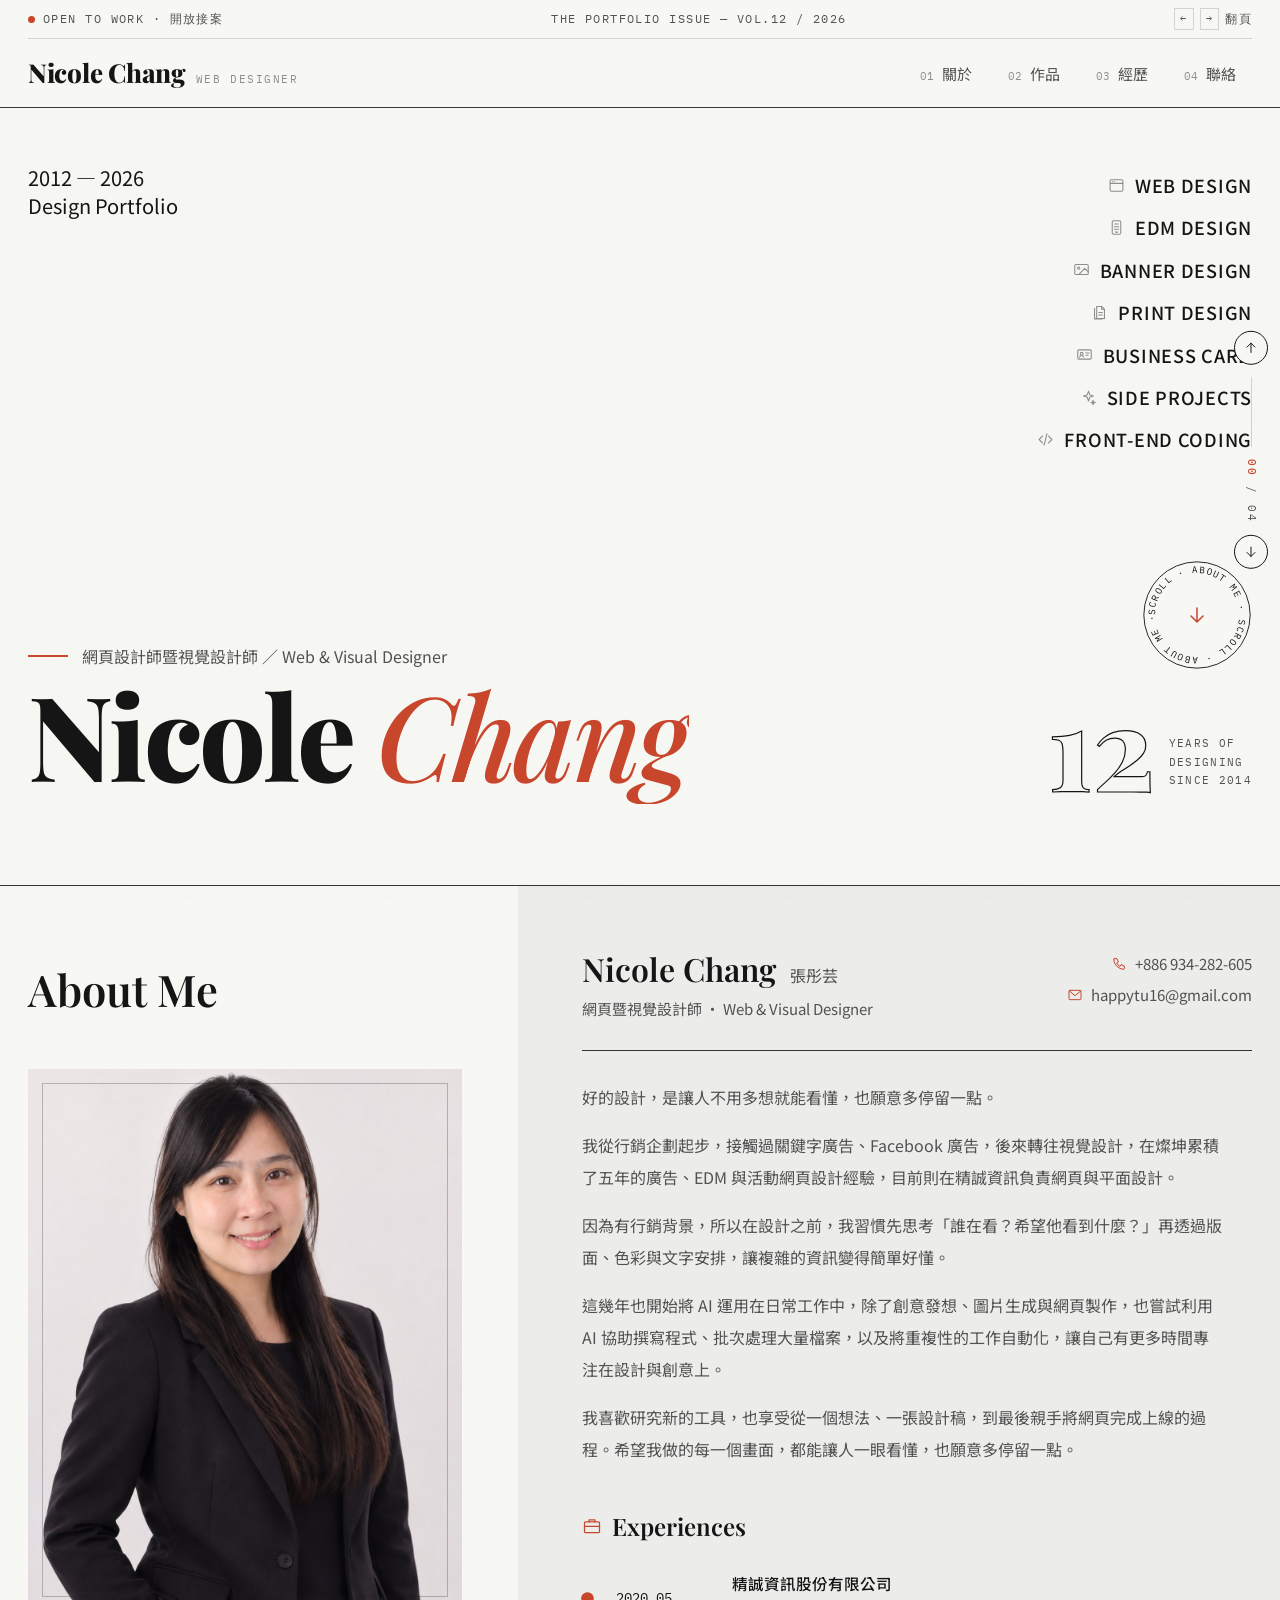
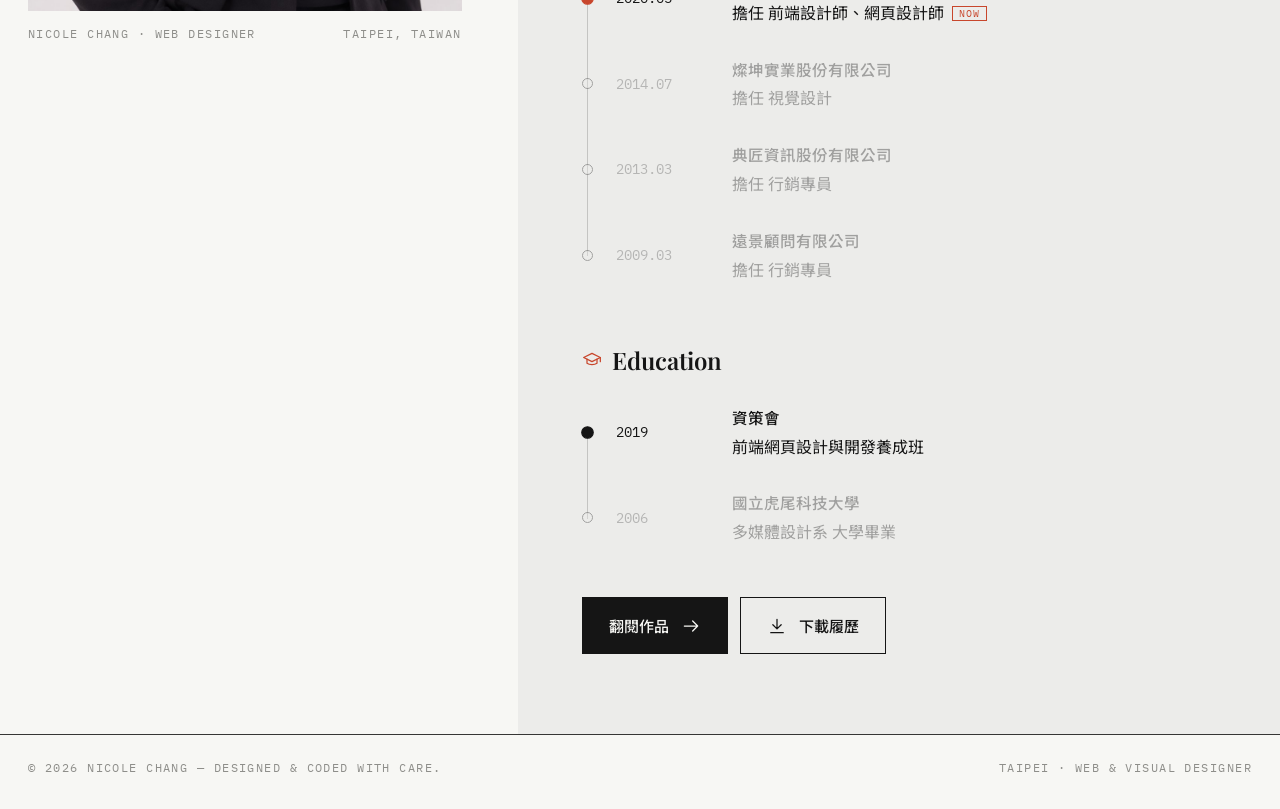
<file: index.html>
<!DOCTYPE html>
<html lang="zh-Hant">
<head>
<meta charset="UTF-8">
<script>
/* 在 LINE 內建瀏覽器開啟時，改用手機預設瀏覽器開啟 */
(function () {
  if (/\bLine\//i.test(navigator.userAgent) && !/[?&]openExternalBrowser=1/.test(location.search)) {
    var u = new URL(location.href);
    u.searchParams.set('openExternalBrowser', '1');
    location.replace(u.toString());
  }
})();
</script>
<meta name="viewport" content="width=device-width, initial-scale=1">
<title>Nicole Chang｜網頁設計師作品集</title>
<meta name="description" content="Nicole Chang 網頁設計師作品集：網站設計、一頁式 EDM、Banner 設計。">
<link rel="preconnect" href="https://fonts.googleapis.com">
<link rel="preconnect" href="https://fonts.gstatic.com" crossorigin>
<link href="https://fonts.googleapis.com/css2?family=Noto+Sans+TC:wght@300;400;500;700&family=Noto+Serif+TC:wght@400;600;900&family=Playfair+Display:ital,wght@0,600;0,800;1,500&family=IBM+Plex+Mono:wght@400;500&display=swap" rel="stylesheet">
<link rel="stylesheet" href="css/style.css?v=20261126-3">
</head>
<body class="guide-off"><!-- 導覽員暫時關閉：移除 guide-off 即可恢復 -->

<!-- ============ ICON SPRITE ============ -->
<svg width="0" height="0" style="position:absolute" aria-hidden="true">
  <symbol id="i-arrow" viewBox="0 0 24 24"><path d="M4 12h16M14 6l6 6-6 6"/></symbol>
  <symbol id="i-arrow-l" viewBox="0 0 24 24"><path d="M20 12H4M10 6l-6 6 6 6"/></symbol>
  <symbol id="i-arrow-ur" viewBox="0 0 24 24"><path d="M7 17L17 7M8 7h9v9"/></symbol>
  <symbol id="i-up" viewBox="0 0 24 24"><path d="M12 19V5M6 11l6-6 6 6"/></symbol>
  <symbol id="i-down" viewBox="0 0 24 24"><path d="M12 5v14M6 13l6 6 6-6"/></symbol>
  <symbol id="i-web" viewBox="0 0 24 24"><rect x="3" y="4" width="18" height="16" rx="1.5"/><path d="M3 9h18M6.5 6.5h.01M9 6.5h.01"/></symbol>
  <symbol id="i-edm" viewBox="0 0 24 24"><rect x="6" y="2.5" width="12" height="19" rx="2"/><path d="M9.5 7h5M9 11h6M9 14.5h6M10.5 18.5h3"/></symbol>
  <symbol id="i-banner" viewBox="0 0 24 24"><rect x="2.5" y="5" width="19" height="14" rx="1.5"/><circle cx="8" cy="10" r="1.6"/><path d="M21.5 15.5l-5-5-8 8.5"/></symbol>
  <symbol id="i-code" viewBox="0 0 24 24"><path d="M8 7l-5 5 5 5M16 7l5 5-5 5M14 4l-4 16"/></symbol>
  <symbol id="i-grid" viewBox="0 0 24 24"><rect x="3.5" y="3.5" width="7" height="7"/><rect x="13.5" y="3.5" width="7" height="7"/><rect x="3.5" y="13.5" width="7" height="7"/><rect x="13.5" y="13.5" width="7" height="7"/></symbol>
  <symbol id="i-chat" viewBox="0 0 24 24"><path d="M4 5h16v11H9l-5 4z"/><path d="M8 9.5h8M8 12.5h5"/></symbol>
  <symbol id="i-print" viewBox="0 0 24 24"><path d="M8 3.5h7l4 4v13H8z"/><path d="M15 3.5v4h4M11 12h5M11 15.5h5M5 6.5v14.5h11"/></symbol>
  <symbol id="i-layout" viewBox="0 0 24 24"><rect x="3.5" y="3.5" width="17" height="17"/><path d="M3.5 9h17M9.5 9v11.5"/></symbol>
  <symbol id="i-pen" viewBox="0 0 24 24"><path d="M12 20l7.5-7.5-8-8L4 12l-1 8z"/><path d="M3 21l6-6"/><circle cx="10.5" cy="13.5" r="1.5"/></symbol>
  <symbol id="i-launch" viewBox="0 0 24 24"><path d="M5 19l4-1 9.5-9.5a3 3 0 00-4-4L5 14z"/><path d="M13 6.5l4.5 4.5M5 14l5 5"/></symbol>
  <symbol id="i-mail" viewBox="0 0 24 24"><rect x="3" y="5" width="18" height="14" rx="1.5"/><path d="M3.5 6l8.5 7 8.5-7"/></symbol>
  <symbol id="i-phone" viewBox="0 0 24 24"><path d="M5 4h4l2 5-2.5 1.5a11 11 0 005 5L15 13l5 2v4a1 1 0 01-1 1A16 16 0 014 5a1 1 0 011-1z"/></symbol>
  <symbol id="i-link" viewBox="0 0 24 24"><path d="M10 14a4.5 4.5 0 006.4 0l3-3a4.5 4.5 0 00-6.4-6.4l-1 1"/><path d="M14 10a4.5 4.5 0 00-6.4 0l-3 3a4.5 4.5 0 006.4 6.4l1-1"/></symbol>
  <symbol id="i-download" viewBox="0 0 24 24"><path d="M12 4v11M7 10.5l5 5 5-5M4.5 20h15"/></symbol>
  <symbol id="i-copy" viewBox="0 0 24 24"><rect x="8.5" y="8.5" width="11.5" height="11.5" rx="1"/><path d="M15.5 8.5V4H4v11.5h4.5"/></symbol>
  <symbol id="i-cap" viewBox="0 0 24 24"><path d="M2 9l10-5 10 5-10 5z"/><path d="M6 11v5c3 2.2 9 2.2 12 0v-5M22 9v5"/></symbol>
  <symbol id="i-award" viewBox="0 0 24 24"><circle cx="12" cy="9" r="5.5"/><path d="M8.5 13.5L7 21l5-2.5 5 2.5-1.5-7.5"/></symbol>
  <symbol id="i-brief" viewBox="0 0 24 24"><rect x="3" y="7" width="18" height="13" rx="1.5"/><path d="M8.5 7V4.5h7V7M3 12.5h18"/></symbol>
  <symbol id="i-pin" viewBox="0 0 24 24"><path d="M12 21s-7-6.2-7-11.5a7 7 0 0114 0C19 14.8 12 21 12 21z"/><circle cx="12" cy="9.5" r="2.5"/></symbol>
  <symbol id="i-user" viewBox="0 0 24 24"><circle cx="12" cy="8" r="4"/><path d="M4 21c0-4.4 3.6-7 8-7s8 2.6 8 7"/></symbol>
  <symbol id="i-book" viewBox="0 0 24 24"><path d="M3 5.5c3-1.5 6-1.5 9 .5 3-2 6-2 9-.5V19c-3-1.5-6-1.5-9 .5-3-2-6-2-9-.5z"/><path d="M12 6v13.5"/></symbol>
  <symbol id="i-camera" viewBox="0 0 24 24"><path d="M3 8h4l2-3h6l2 3h4v11H3z"/><circle cx="12" cy="13" r="3.5"/></symbol>
  <symbol id="i-target" viewBox="0 0 24 24"><circle cx="12" cy="12" r="8.5"/><circle cx="12" cy="12" r="4.5"/><circle cx="12" cy="12" r=".8"/></symbol>
  <symbol id="i-chart" viewBox="0 0 24 24"><path d="M4 20h16M7 16v-4M11.5 16V8M16 16v-6.5M19.5 5l-4 3.5-3-2L7 10"/></symbol>
  <symbol id="i-clock" viewBox="0 0 24 24"><circle cx="12" cy="12" r="8.5"/><path d="M12 7.5V12l3 2"/></symbol>
  <symbol id="i-tool" viewBox="0 0 24 24"><path d="M14.5 6.5a4 4 0 005 5L13 18l-3-3 6.5-6.5zM10 15l-5.5 5.5M7.5 12.5l-3-3 2-2 3 3"/></symbol>
  <symbol id="i-sparkle" viewBox="0 0 24 24"><path d="M12 3l1.8 5.4L19 10l-5.2 1.6L12 17l-1.8-5.4L5 10l5.2-1.6zM18.5 16l.8 2.2 2.2.8-2.2.8-.8 2.2-.8-2.2-2.2-.8 2.2-.8z"/></symbol>
  <symbol id="i-flow" viewBox="0 0 24 24"><rect x="2.5" y="4" width="6" height="5" rx="1"/><rect x="15.5" y="4" width="6" height="5" rx="1"/><rect x="9" y="15" width="6" height="5" rx="1"/><path d="M8.5 6.5h7M18.5 9v3.5H12V15M5.5 9v3.5H12"/></symbol>
  <symbol id="i-menu" viewBox="0 0 24 24"><path d="M4 8h16M4 16h16"/></symbol>
  <symbol id="i-card" viewBox="0 0 24 24"><rect x="2.5" y="5.5" width="19" height="13" rx="1.5"/><circle cx="8" cy="11" r="2"/><path d="M5 15.5c.6-1.4 1.7-2 3-2s2.4.6 3 2M14 10h4.5M14 13h3"/></symbol>
  <symbol id="i-hand" viewBox="0 0 24 24"><path d="M18 11V10a2 2 0 00-4 0M14 10V9a2 2 0 00-4 0v1M10 9.5V4a2 2 0 00-4 0v10M18 11a2 2 0 114 0v3a8 8 0 01-8 8h-2c-2.8 0-4.5-.86-6-2.34l-3.6-3.6a2 2 0 012.83-2.82L7 15"/></symbol>
  <symbol id="i-close" viewBox="0 0 24 24"><path d="M6 6l12 12M18 6L6 18"/></symbol>
  <symbol id="i-check" viewBox="0 0 24 24"><path d="M5 12.5l4.5 4.5L19 7.5"/></symbol>
  <symbol id="i-home" viewBox="0 0 24 24"><path d="M4 11l8-6.5 8 6.5V20h-5.5v-5h-5v5H4z"/></symbol>
  <symbol id="i-people" viewBox="0 0 24 24"><circle cx="9" cy="8.5" r="3.5"/><path d="M2.5 20c0-3.6 2.9-6 6.5-6s6.5 2.4 6.5 6M15.5 5.2a3.5 3.5 0 010 6.6M17.5 14.3c2.3.6 4 2.6 4 5.7"/></symbol>
</svg>

<!-- ============ MASTHEAD ============ -->
<header class="mast">
  <div class="container">
    <div class="mast-top mono">
      <span class="status"><i></i>Open to work · 開放接案</span>
      <span class="hide-m">The Portfolio Issue — Vol.12 / 2026</span>
      <span class="kbd-hint hide-m"><kbd>←</kbd><kbd>→</kbd> 翻頁</span>
    </div>
    <div class="mast-main">
      <a href="#home" class="brand">Nicole Chang <small>WEB DESIGNER</small></a>
      <nav class="nav" id="nav">
        <a href="#about" data-p="about"><b>01</b>關於</a>
        <a href="#works" data-p="works"><b>02</b>作品</a>
        <a href="#experience" data-p="experience"><b>03</b>經歷</a>
        <a href="#contact" data-p="contact"><b>04</b>聯絡</a>
        <span class="bar" id="navBar"></span>
      </nav>
      <button class="menu-btn mono" id="menuBtn"><svg class="ic"><use href="#i-menu"/></svg>Menu</button>
    </div>
  </div>
</header>

<main>
<!-- ================= HOME / COVER ================= -->
<section class="page" data-page="home">
  <div class="container">
    <div class="hm-top">
      <div class="rv">
        <p class="hm-year">2012 — 2026<br>Design Portfolio</p>
      </div>
      <ul class="hm-disc rv">
        <li><a href="#works" data-filter="web"><svg class="ic"><use href="#i-web"/></svg>Web Design</a></li>
        <li><a href="#works" data-filter="edm"><svg class="ic"><use href="#i-edm"/></svg>EDM Design</a></li>
        <li><a href="#works" data-filter="banner"><svg class="ic"><use href="#i-banner"/></svg>Banner Design</a></li>
        <li><a href="#works" data-filter="print"><svg class="ic"><use href="#i-print"/></svg>Print Design</a></li>
        <li><a href="#works" data-filter="card"><svg class="ic"><use href="#i-card"/></svg>Business Card</a></li>
        <li><a href="#works" data-filter="other"><svg class="ic"><use href="#i-sparkle"/></svg>Side Projects</a></li>
        <li><a href="#works" data-filter="web"><svg class="ic"><use href="#i-code"/></svg>Front-end Coding</a></li>
      </ul>
    </div>

    <div class="hm-title hc-main">
      <div>
        <p class="hc-eye rv">網頁設計師暨視覺設計師 ／ Web &amp; Visual Designer</p>
        <h1 class="hc-name" aria-label="Nicole Chang"><span class="w"><span class="ch">N</span><span class="ch">i</span><span class="ch">c</span><span class="ch">o</span><span class="ch">l</span><span class="ch">e</span></span><span class="w"><em class="ch">Chang</em></span></h1>
      </div>
      <div class="hc-side">
        <div class="stamp hm-stamp" aria-hidden="true">
          <svg viewBox="0 0 120 120"><defs><path id="circ" d="M60 60m-46 0a46 46 0 1 1 92 0a46 46 0 1 1-92 0"/></defs>
            <circle cx="60" cy="60" r="58" fill="#f7f7f4" stroke="#151515" stroke-width="1"/>
            <text font-family="IBM Plex Mono" font-size="10.2" fill="#151515"><textPath href="#circ" textLength="288" lengthAdjust="spacing">SCROLL · ABOUT ME · SCROLL · ABOUT ME · </textPath></text></svg>
          <div class="core"><svg class="ic" style="width:24px;height:24px"><use href="#i-down"/></svg></div>
        </div>
        <div class="hc-num rv"><b>12</b><span>Years of<br>designing<br>since 2014</span></div>
      </div>
    </div>
  </div>

  <div class="hm-split">
    <div class="container hm-grid">
      <div class="hm-left">
        <h2 class="hm-h rv">About Me</h2>
        <figure class="hm-photo rv">
          <div class="portrait-frame">
            <img src="images/NicoleChang.jpg" alt="Nicole Chang 張彤芸 個人照">
          </div>
          <figcaption class="caption"><span class="mono">Nicole Chang · Web Designer</span><span class="mono">Taipei, Taiwan</span></figcaption>
        </figure>
      </div>

      <div class="hm-panel">
        <div class="hm-id rv">
          <div><h3>Nicole Chang <span>張彤芸</span></h3><p>網頁暨視覺設計師 · Web &amp; Visual Designer</p></div>
          <div class="hm-contact">
            <span><svg class="ic"><use href="#i-phone"/></svg>+886 934-282-605</span>
            <a href="mailto:happytu16@gmail.com?subject=%E3%80%90%E4%BD%9C%E5%93%81%E9%9B%86%E4%BE%86%E4%BF%A1%E3%80%91%E6%83%B3%E8%88%87%20Nicole%20%E8%81%8A%E8%81%8A%E5%90%88%E4%BD%9C%EF%BC%8F%E8%81%B7%E7%BC%BA%E6%A9%9F%E6%9C%83&body=Nicole%20%E6%82%A8%E5%A5%BD%EF%BC%9A%0A%0A%E6%88%91%E5%9C%A8%E6%82%A8%E7%9A%84%E4%BD%9C%E5%93%81%E9%9B%86%E7%B6%B2%E7%AB%99%E7%9C%8B%E5%88%B0%E6%82%A8%E7%9A%84%E4%BD%9C%E5%93%81%EF%BC%8C%E6%83%B3%E9%80%B2%E4%B8%80%E6%AD%A5%E8%88%87%E6%82%A8%E8%81%8A%E8%81%8A%E3%80%82%0A%0A%E3%83%BB%E5%85%AC%E5%8F%B8%EF%BC%8F%E5%96%AE%E4%BD%8D%EF%BC%9A%0A%E3%83%BB%E8%81%AF%E7%B5%A1%E4%BA%BA%EF%BC%9A%0A%E3%83%BB%E8%81%B7%E7%BC%BA%E6%88%96%E5%90%88%E4%BD%9C%E5%85%A7%E5%AE%B9%EF%BC%9A%0A%E3%83%BB%E6%96%B9%E4%BE%BF%E8%81%AF%E7%B9%AB%E7%9A%84%E6%99%82%E9%96%93%E8%88%87%E6%96%B9%E5%BC%8F%EF%BC%9A%0A%0A%E6%9C%9F%E5%BE%85%E6%82%A8%E7%9A%84%E5%9B%9E%E8%A6%86%EF%BC%8C%E8%AC%9D%E8%AC%9D%EF%BC%81"><svg class="ic"><use href="#i-mail"/></svg>happytu16@gmail.com</a>
          </div>
        </div>

        <div class="hm-intro rv">
          <p>好的設計，是讓人不用多想就能看懂，也願意多停留一點。</p>
          <p>我從行銷企劃起步，接觸過關鍵字廣告、Facebook 廣告，後來轉往視覺設計，在燦坤累積了五年的廣告、EDM 與活動網頁設計經驗，目前則在精誠資訊負責網頁與平面設計。</p>
          <p>因為有行銷背景，所以在設計之前，我習慣先思考「誰在看？希望他看到什麼？」再透過版面、色彩與文字安排，讓複雜的資訊變得簡單好懂。</p>
          <p>這幾年也開始將 AI 運用在日常工作中，除了創意發想、圖片生成與網頁製作，也嘗試利用 AI 協助撰寫程式、批次處理大量檔案，以及將重複性的工作自動化，讓自己有更多時間專注在設計與創意上。</p>
          <p>我喜歡研究新的工具，也享受從一個想法、一張設計稿，到最後親手將網頁完成上線的過程。希望我做的每一個畫面，都能讓人一眼看懂，也願意多停留一點。</p>
        </div>

        <div class="hm-exp rv">
          <h4><svg class="ic"><use href="#i-brief"/></svg>Experiences</h4>
          <div class="hm-tl"><i class="fill"></i>
          <a href="#experience" class="hm-row"><span class="dot now"></span><span class="y">2020.05</span><span><b>精誠資訊股份有限公司</b>擔任 前端設計師、網頁設計師<em class="nowtag">NOW</em></span><svg class="ic"><use href="#i-arrow"/></svg></a>
          <a href="#experience" class="hm-row"><span class="dot"></span><span class="y">2014.07</span><span><b>燦坤實業股份有限公司</b>擔任 視覺設計</span><svg class="ic"><use href="#i-arrow"/></svg></a>
          <a href="#experience" class="hm-row"><span class="dot"></span><span class="y">2013.03</span><span><b>典匠資訊股份有限公司</b>擔任 行銷專員</span><svg class="ic"><use href="#i-arrow"/></svg></a>
          <a href="#experience" class="hm-row"><span class="dot"></span><span class="y">2009.03</span><span><b>遠景顧問有限公司</b>擔任 行銷專員</span><svg class="ic"><use href="#i-arrow"/></svg></a>
        </div>
        </div>

        <div class="hm-exp rv">
          <h4><svg class="ic"><use href="#i-cap"/></svg>Education</h4>
          <div class="hm-tl"><i class="fill"></i>
          <a href="#experience" class="hm-row"><span class="dot"></span><span class="y">2019</span><span><b>資策會</b>前端網頁設計與開發養成班</span><svg class="ic"><use href="#i-arrow"/></svg></a>
          <a href="#experience" class="hm-row"><span class="dot"></span><span class="y">2006</span><span><b>國立虎尾科技大學</b>多媒體設計系 大學畢業</span><svg class="ic"><use href="#i-arrow"/></svg></a>
        </div>
        </div>

        <div class="cover-cta rv">
          <a href="#works" class="btn btn-dark">翻閱作品 <svg class="ic"><use href="#i-arrow"/></svg></a>
          <a class="btn btn-line" href="files/NicoleChang-Resume.pdf" download="NicoleChang-Resume.pdf"><svg class="ic"><use href="#i-download"/></svg>下載履歷</a>
          <button class="btn btn-line" data-guide="jd"><svg class="ic"><use href="#i-target"/></svg>貼上職缺，看適不適合</button>
        </div>
      </div>
    </div>
  </div>
</section>

<!-- ================= 02 ABOUT ================= -->
<section class="page" data-page="about">
  <div class="container">
    <div class="p-head rv">
      <div class="p-num">01</div>
      <h2 class="p-title"><small>About · 關於我</small>美感與邏輯，<br>缺一不可。</h2>
      <p class="p-desc">從平面美術、電商視覺到 B2B 網頁設計，我一直在練習同一件事：讓設計為目標服務。</p>
    </div>

    <div class="about-top">
      <blockquote class="pull rv">好的設計不只好看，更要讓使用者在三秒內看懂重點，並且願意按下那顆按鈕。<cite>— Nicole 的設計原則</cite></blockquote>
      <div class="cols rv">
        <p>我目前專注於 <strong>B2B 教育訓練產業</strong>的數位行銷設計，長期負責資安認證、AI 應用與開發者課程的形象網站、一頁式 EDM 與廣告素材。</p>
        <p>這類內容資訊量大、專有名詞多。我的強項是<strong>把複雜資訊梳理成有層次的版面</strong>，再用克制、有目的的互動效果，讓頁面同時有專業感，也好讀。</p>
        <p>我有資策會前端培訓的背景，能用 <strong>HTML／CSS／JavaScript</strong> 直接做出可上線的 RWD 頁面。和工程師溝通時，我知道哪些設計做得出來，也知道怎麼做才省時間。</p>
        <p>工作之外，我喜歡逛書店翻雜誌、研究排版，也持續學習 AI 輔助設計工具，讓產出更快、更穩定。</p>
      </div>
    </div>

    <!-- 數字介紹：暫時隱藏，有實際數字後拿掉 hidden 即可 -->
    <div class="stats rv" hidden>
      <div class="stat"><svg class="ic"><use href="#i-clock"/></svg><div class="num" data-count="12">0<sup>+</sup></div><p>年設計實戰經驗</p></div>
      <div class="stat"><svg class="ic"><use href="#i-web"/></svg><div class="num" data-count="120">0<sup>+</sup></div><p>網站與 EDM 上線專案</p></div>
      <div class="stat"><svg class="ic"><use href="#i-banner"/></svg><div class="num" data-count="800">0<sup>+</sup></div><p>廣告與社群 Banner</p></div>
      <div class="stat"><svg class="ic"><use href="#i-chart"/></svg><div class="num" data-count="35">0<sup>%</sup></div><p>EDM 改版平均點擊成長</p></div>
    </div>

    <div class="label mono rv">What I Do · 專長服務</div>
    <div class="svc-grid rv">
      <div class="svc"><div class="top"><span class="icbox"><svg class="ic"><use href="#i-web"/></svg></span><span class="mono" style="color:var(--ink-3)">01</span></div>
        <h3>網站設計</h3><p>企業形象網站、課程介紹頁、活動網站，兼顧品牌調性與使用體驗。</p><div class="tags">形象官網 / RWD / UI 規劃</div></div>
      <div class="svc"><div class="top"><span class="icbox"><svg class="ic"><use href="#i-edm"/></svg></span><span class="mono" style="color:var(--ink-3)">02</span></div>
        <h3>一頁式 EDM</h3><p>以轉換為目標的長版銷售頁，規劃資訊動線與 CTA，提升報名率。</p><div class="tags">Landing Page / 電子報 / A/B Test</div></div>
      <div class="svc"><div class="top"><span class="icbox"><svg class="ic"><use href="#i-banner"/></svg></span><span class="mono" style="color:var(--ink-3)">03</span></div>
        <h3>Banner 設計</h3><p>社群貼文、廣告投放、網站輪播，多尺寸延展仍保持視覺一致。</p><div class="tags">FB · IG / GDN / 多尺寸</div></div>
      <div class="svc"><div class="top"><span class="icbox"><svg class="ic"><use href="#i-code"/></svg></span><span class="mono" style="color:var(--ink-3)">04</span></div>
        <h3>前端切版與動效</h3><p>HTML／CSS／JS 切版，加入滾動動畫、SVG 動效等有目的的微互動。</p><div class="tags">HTML · CSS / JS / SVG</div></div>
    </div>

    <div class="sec">
      <div class="label mono rv">Workflow · 設計流程</div>
      <div class="process rv" id="process">
        <div class="step"><div class="dot"><svg class="ic"><use href="#i-chat"/></svg></div><span class="k">STEP 01</span><h4>需求訪談</h4><p>了解目標、受眾與 KPI，整理內容架構與素材清單。</p></div>
        <div class="step"><div class="dot"><svg class="ic"><use href="#i-layout"/></svg></div><span class="k">STEP 02</span><h4>架構與線稿</h4><p>規劃資訊層級與閱讀動線，以 Wireframe 確認方向。</p></div>
        <div class="step"><div class="dot"><svg class="ic"><use href="#i-pen"/></svg></div><span class="k">STEP 03</span><h4>視覺設計</h4><p>定義配色、字體與元件，完成高保真設計稿與動態提案。</p></div>
        <div class="step"><div class="dot"><svg class="ic"><use href="#i-launch"/></svg></div><span class="k">STEP 04</span><h4>切版上線</h4><p>RWD 切版與跨裝置測試，上線後追蹤成效、持續優化。</p></div>
      </div>
    </div>

    <a href="#works" class="next rv"><small class="mono">Next chapter <svg class="ic"><use href="#i-down"/></svg></small><div class="row"><b><span>02</span>精選作品</b><span class="circle"><svg class="ic"><use href="#i-arrow"/></svg></span></div></a>
  </div>
</section>

<!-- ================= 03 WORKS ================= -->
<section class="page" data-page="works">
  <div class="container">
    <div class="p-head rv">
      <div class="p-num">02</div>
      <h2 class="p-title"><small>Selected Works · 精選作品</small>每一頁，都有它要說的事。</h2>
      <p class="p-desc">點選作品查看專案背景、設計策略與成果。滑過縮圖可以預覽頁面捲動。</p>
    </div>
    <div class="filters rv" id="filters">
      <button class="on" data-f="all"><svg class="ic"><use href="#i-grid"/></svg>全部<sup></sup></button>
      <button data-f="web"><svg class="ic"><use href="#i-web"/></svg>網站設計<sup></sup></button>
      <button data-f="edm"><svg class="ic"><use href="#i-edm"/></svg>一頁式 EDM<sup></sup></button>
      <button data-f="banner"><svg class="ic"><use href="#i-banner"/></svg>Banner<sup></sup></button>
      <button data-f="print"><svg class="ic"><use href="#i-print"/></svg>平面設計<sup></sup></button>
      <button data-f="card"><svg class="ic"><use href="#i-card"/></svg>名片設計<sup></sup></button>
      <button data-f="ai"><svg class="ic"><use href="#i-flow"/></svg>AI 流程優化<sup></sup></button>
      <button data-f="other"><svg class="ic"><use href="#i-sparkle"/></svg>其他創作<sup></sup></button>
    </div>
    <div class="works" id="worksGrid"></div>
    <a href="#experience" class="next rv"><small class="mono">Next chapter <svg class="ic"><use href="#i-down"/></svg></small><div class="row"><b><span>03</span>經歷與技能</b><span class="circle"><svg class="ic"><use href="#i-arrow"/></svg></span></div></a>
  </div>
</section>

<!-- ================= WORK DETAIL ================= -->
<section class="page" data-page="work">
  <div class="container" id="detail"></div>
</section>

<!-- ================= 04 EXPERIENCE ================= -->
<section class="page" data-page="experience">
  <div class="container">
    <div class="p-head rv">
      <div class="p-num">03</div>
      <h2 class="p-title"><small>Experience · 經歷與技能</small>先懂行銷，再做設計。</h2>
      <p class="p-desc">從行銷企劃與視覺設計出發，累積網站設計、官網改版與前端維護經驗。除了把頁面做到上線，也持續處理網站功能、搜尋索引與弱掃修正，透過 AI 協作提升解題與維護效率。</p>
    </div>

    <div class="jobs">
      <article class="job rv">
        <div class="yr">2020<small>2020.05 — NOW</small></div>
        <div><h3>前端設計師、網頁設計師</h3><div class="co"><svg class="ic"><use href="#i-brief"/></svg>精誠資訊股份有限公司｜台北市松山區</div>
          <div class="tags"><span>官網改版</span><span>前端維護</span><span>弱掃修正</span><span>Search Console</span><span>AI 協作</span><span>視覺設計</span></div></div>
        <ul>
          <li>參與大型企業官網改版，將需求轉化為頁面設計、響應式切版與互動功能，配合測試與上線調整</li>
          <li>負責官網日常維護與前端問題排查，修正版面、互動與網站功能異常，持續改善使用體驗</li>
          <li>分析網站弱點掃描報告，針對前端函式庫與引用設定進行修正，統整共用資源，降低維護成本與已知資安風險</li>
          <li>運用 Google Search Console 追蹤檢索與索引問題，排查重新導向、canonical 與 robots 設定，修正後提交驗證，並維護 sitemap</li>
          <li>透過 AI 協作分析網站功能問題、撰寫與調整程式，並以人工測試驗證結果；將重複性維護工作整理為可重複執行的自動化流程</li>
          <li>製作資安認證、AI 應用等課程形象網站、一頁式 EDM、廣告 Banner 與印刷物，完成從視覺設計到前端切版上線的整合製作</li>
        </ul>
      </article>
      <article class="job rv">
        <div class="yr">2014<small>2014.07 — 2019.08</small></div>
        <div><h3>視覺設計</h3><div class="co"><svg class="ic"><use href="#i-brief"/></svg>燦坤實業股份有限公司｜台北市內湖區</div>
          <div class="tags"><span>廣告</span><span>EDM</span><span>活動網頁</span><span>團隊管理</span></div></div>
        <ul>
          <li>負責廣告與 EDM 設計</li>
          <li>規劃與設計一頁式活動網頁</li>
          <li>跨部門溝通，整合行銷與商品需求</li>
          <li>協助主管面試及管理新進設計人員</li>
        </ul>
      </article>
      <article class="job rv">
        <div class="yr">2013<small>2013.03 — 2014.03</small></div>
        <div><h3>行銷專員</h3><div class="co"><svg class="ic"><use href="#i-brief"/></svg>典匠資訊股份有限公司｜台北市大安區</div>
          <div class="tags"><span>網路商城</span><span>網站維護</span><span>行銷企劃</span></div></div>
        <ul>
          <li>網路商城管理、產品行銷規劃</li>
          <li>網站設計及管理維護</li>
          <li>活動企劃執行及後續成效追蹤</li>
          <li>參與 SBIR 專案，並負責設計文宣及一般行政事務</li>
        </ul>
      </article>
      <article class="job rv">
        <div class="yr">2009<small>2009.03 — 2012.09</small></div>
        <div><h3>行銷專員</h3><div class="co"><svg class="ic"><use href="#i-brief"/></svg>遠景顧問有限公司｜台北市中正區</div>
          <div class="tags"><span>廣告文案</span><span>EDM</span><span>影片剪輯</span><span>FB 廣告</span></div></div>
        <ul>
          <li>監控關鍵字成效、操作 Facebook 廣告</li>
          <li>聽取媒體簡報並負責溝通，與主管討論活動文宣</li>
          <li>設計 EDM 和手冊、剪輯影片</li>
          <li>維護網站及更新，提供客戶場地諮詢與服務</li>
        </ul>
      </article>
    </div>

    <div class="edu-grid sec">
      <div>
        <div class="label mono rv">Education · 學歷與進修</div>
        <div class="edu hl rv"><span class="icbox"><svg class="ic"><use href="#i-code"/></svg></span>
          <div><h4>資策會｜前端網頁設計與開發養成班</h4><div class="when">2019.09 — 2020.02</div>
          <p>系統學習 HTML5、CSS3、JavaScript、jQuery、RWD 與 Git，結訓專題完成一個完整的響應式電商網站。從此能把設計稿直接做成可上線的頁面。</p></div></div>
        <div class="edu rv"><span class="icbox"><svg class="ic"><use href="#i-cap"/></svg></span>
          <div><h4>國立虎尾科技大學｜多媒體設計系</h4><div class="when">2006.09 — 2008.06 · 大學畢業</div></div></div>
        <div class="edu rv"><span class="icbox"><svg class="ic"><use href="#i-award"/></svg></span>
          <div><h4>證照與持續學習</h4><div class="when">Certificates</div>
          <p>TQC 電腦繪圖概論與數位色彩配色。持續研究 AI 輔助設計工作流程。</p></div></div>
      </div>
      <div class="rv">
        <div class="label mono">Skills · 技能工具</div>
        <div id="skills"></div>
      </div>
    </div>

    <a href="#contact" class="next rv"><small class="mono">Next chapter <svg class="ic"><use href="#i-down"/></svg></small><div class="row"><b><span>04</span>聯絡合作</b><span class="circle"><svg class="ic"><use href="#i-arrow"/></svg></span></div></a>
  </div>
</section>

<!-- ================= 05 CONTACT ================= -->
<section class="page" data-page="contact">
  <div class="container">
    <div class="p-head rv">
      <div class="p-num">04</div>
      <h2 class="p-title"><small>Contact · 聯絡合作</small>下一頁，一起寫。</h2>
      <p class="p-desc">歡迎全職職缺、接案合作或設計交流，<br>通常 3 個工作天內回覆。</p>
    </div>
    <h3 class="contact-hero rv">有好的內容？<br>讓我把它設計得<em>更好看</em>。</h3>
    <div class="c-grid">
      <div class="rv">
        <div class="c-row"><span class="icbox"><svg class="ic"><use href="#i-mail"/></svg></span><div><small class="mono">Email</small><b>happytu16@gmail.com</b></div><a class="act" href="mailto:happytu16@gmail.com?subject=%E3%80%90%E4%BD%9C%E5%93%81%E9%9B%86%E4%BE%86%E4%BF%A1%E3%80%91%E6%83%B3%E8%88%87%20Nicole%20%E8%81%8A%E8%81%8A%E5%90%88%E4%BD%9C%EF%BC%8F%E8%81%B7%E7%BC%BA%E6%A9%9F%E6%9C%83&body=Nicole%20%E6%82%A8%E5%A5%BD%EF%BC%9A%0A%0A%E6%88%91%E5%9C%A8%E6%82%A8%E7%9A%84%E4%BD%9C%E5%93%81%E9%9B%86%E7%B6%B2%E7%AB%99%E7%9C%8B%E5%88%B0%E6%82%A8%E7%9A%84%E4%BD%9C%E5%93%81%EF%BC%8C%E6%83%B3%E9%80%B2%E4%B8%80%E6%AD%A5%E8%88%87%E6%82%A8%E8%81%8A%E8%81%8A%E3%80%82%0A%0A%E3%83%BB%E5%85%AC%E5%8F%B8%EF%BC%8F%E5%96%AE%E4%BD%8D%EF%BC%9A%0A%E3%83%BB%E8%81%AF%E7%B5%A1%E4%BA%BA%EF%BC%9A%0A%E3%83%BB%E8%81%B7%E7%BC%BA%E6%88%96%E5%90%88%E4%BD%9C%E5%85%A7%E5%AE%B9%EF%BC%9A%0A%E3%83%BB%E6%96%B9%E4%BE%BF%E8%81%AF%E7%B9%AB%E7%9A%84%E6%99%82%E9%96%93%E8%88%87%E6%96%B9%E5%BC%8F%EF%BC%9A%0A%0A%E6%9C%9F%E5%BE%85%E6%82%A8%E7%9A%84%E5%9B%9E%E8%A6%86%EF%BC%8C%E8%AC%9D%E8%AC%9D%EF%BC%81"><svg class="ic" style="width:15px;height:15px"><use href="#i-arrow-ur"/></svg>寫信</a></div>
        <div class="c-row"><span class="icbox"><svg class="ic"><use href="#i-phone"/></svg></span><div><small class="mono">Phone</small><b>+886 934-282-605</b></div></div>
        <div class="c-row"><span class="icbox"><svg class="ic"><use href="#i-pin"/></svg></span><div><small class="mono">Location</small><b>台北市 · 可遠端</b></div></div>
      </div>
      <aside class="note rv">
        <span class="mono" style="color:var(--accent)">Currently</span>
        <h3>目前開放的合作方式</h3>
        <p>對 B2B、教育、科技產業的品牌與行銷設計特別有興趣。</p>
        <ul>
          <li><svg class="ic"><use href="#i-check"/></svg>全職：網頁設計師／UI 設計師</li>
          <li><svg class="ic"><use href="#i-check"/></svg>接案：形象網站、一頁式 EDM</li>
          <li><svg class="ic"><use href="#i-check"/></svg>長期合作：Banner 與社群素材</li>
        </ul>
        <a class="btn" href="files/NicoleChang-Resume.pdf" download="NicoleChang-Resume.pdf"><svg class="ic"><use href="#i-download"/></svg>下載完整履歷 PDF</a>
      </aside>
    </div>
    <a href="#home" class="next rv"><small class="mono">Back to top <svg class="ic"><use href="#i-up"/></svg></small><div class="row"><b>回到首頁</b><span class="circle"><svg class="ic"><use href="#i-home"/></svg></span></div></a>
  </div>
</section>
</main>

<footer>
  <div class="container mono"><span>© 2026 Nicole Chang — Designed & coded with care.</span><span>Taipei · Web & Visual Designer</span></div>
</footer>

<div class="folio" aria-hidden="true">
  <button id="prevP" title="上一頁"><svg class="ic" style="width:16px;height:16px"><use href="#i-up"/></svg></button>
  <div class="track"><i id="folioBar"></i></div>
  <span class="count" id="folioCount"><b>00</b> / 04</span>
  <button id="nextP" title="下一頁"><svg class="ic" style="width:16px;height:16px"><use href="#i-down"/></svg></button>
</div>
<div class="curtain" id="curtain"><span></span><span></span><span></span><span></span><span></span></div>
<div class="curtain-label" id="curtainLabel"></div>
<div class="cursor" id="cursor"><span>看專案 <svg class="ic" style="width:14px;height:14px"><use href="#i-arrow-ur"/></svg></span></div>
<div class="toast" id="toast"></div>

<!-- ============ LIGHTBOX（Banner／平面／名片 放大展示） ============ -->
<div class="lb" id="lb" role="dialog" aria-modal="true" aria-label="作品放大檢視" hidden>
  <div class="lb-stage" id="lbStage"><img id="lbImg" alt=""></div>
  <button class="lb-x" id="lbX" aria-label="關閉"><svg class="ic"><use href="#i-close"/></svg></button>
  <button class="lb-nav prev" id="lbPrev" aria-label="上一件"><svg class="ic"><use href="#i-arrow-l"/></svg></button>
  <button class="lb-nav next" id="lbNext" aria-label="下一件"><svg class="ic"><use href="#i-arrow"/></svg></button>
  <div class="lb-cap"><div><b id="lbTitle"></b><small id="lbMeta"></small></div><span class="mono" id="lbCount"></span></div>
</div>

<!-- ============ GUIDE（預設問答導覽員：不連網、不需金鑰、零費用） ============ -->
<div class="g-tease" id="gTease"><button aria-label="關閉" id="gTeaseX">×</button>嗨！我是導覽員，想快速認識 Nicole 嗎？</div>
<button class="g-launch" id="gLaunch" aria-label="開啟導覽員"><span class="av">N</span><span>問問導覽員</span></button>
<div class="g-panel" id="gPanel" role="dialog" aria-label="作品集導覽員">
  <div class="g-head"><span class="av">N</span><div><b>作品集導覽員</b><small>GUIDE · 帶你快速認識 NICOLE</small></div>
    <button class="x" id="gClose" aria-label="關閉"><svg class="ic" style="width:16px;height:16px"><use href="#i-close"/></svg></button></div>
  <div class="g-body" id="gBody" aria-live="polite"></div>
  <div class="g-chips" id="gChips"></div>
  <form class="g-form" id="gForm"><textarea id="gInput" rows="1" placeholder="輸入問題，或貼上職缺內容…"></textarea>
    <button type="submit" aria-label="送出"><svg class="ic"><use href="#i-arrow"/></svg></button></form>
  <div class="g-note">回答為預先整理的內容，不會傳送任何資料到外部</div>
</div>


<script>
/* ============================================================
   作品資料：之後只要改這裡就會同步更新列表與內頁
   type: web | edm | banner　tone: ink | accent | stone
   有真實作品圖時，加上 img:"images/檔名.jpg" 就會取代示意圖
   ============================================================ */
/* Banner、平面、名片、其他創作：點擊直接放大圖片（燈箱），不進內頁 */
/* 圖片類作品：沒有實際圖片（img）或多尺寸系列（sets）時先不顯示 */
const IMG_TYPES = ["banner","print","card","other"];
/* 只有名片點了直接開燈箱；Banner、平面設計、其他創作都進詳細頁，才看得到專案說明 */
const LB_TYPES = ["card"];
const isLB = w => LB_TYPES.includes(w.type) && !w.sets;
const WORKS = [
  { type:"web", hidden:true, tone:"ink", title:"國際資安認證課程形象網站", year:"2025",
    client:"恆逸教育訓練中心", role:"視覺設計、切版、動態效果", tools:"Figma、HTML/CSS、JS、SVG",
    bg:"整合九大國際原廠資安認證的課程入口網站。目標族群是企業 IT 主管與資安人員，需要在大量認證資訊中，快速找到適合自己的學習路徑。",
    points:["深色主調搭配單一強調色，建立權威、可信賴的形象","設計認證地圖與篩選器，讓使用者依職能快速找到課程","數字計數與 SVG 徽章動畫，強化專業感"],
    result:[["+48%","課程頁點擊率"],["2.6 分鐘","平均停留時間"]] },
  /* ---- 案例研究：有 cs 欄位就會改用 Case Study 版型 ----
     ○○ 處請換成實際數字；shots 的 src 填入圖片路徑後，虛線提示框就會換成圖片 */
  { type:"ai", feature:true, tone:"ink", title:"用 AI 自動化流程，一次修正 3000+ 封 EDM 的資安弱點", year:"2026",
    client:"恆逸教育訓練中心", role:"問題分析、流程設計、AI 協作、品質驗證", tools:"AI 程式助理、資安弱點掃描、Git（請依實際工具修改）",
    bg:"EDM 資安弱掃後，需要更新 jQuery、Bootstrap 等程式元件並調整載入設定。我判斷根本原因是「多版本並存」，設計了 AI 批次改寫加人工把關的流程，約 10 天完成 3000+ 封 EDM 的函式庫統一與舊頁面整理（手動預估約 3 個月）。",
    points:["看出真正的問題是多版本並存，不只是版本號太舊","選擇 Bootstrap 4.6.2 + jQuery 3.8.0，兼顧安全與不跑版","AI 負責大量掃描與改寫，我負責規則、驗證與抽樣檢查"],
    result:[["3000+","封 EDM 完成修正"],["10 天","實際投入，手動預估約 3 個月"]],
    cs:{
      lead:"資安掃描報告指出全站有多個過期函式庫。我用 AI 協作，實際投入約 <em>10 天</em>，完成 <em>3000+ 封 EDM</em> 的函式庫統一與舊頁面清理，把多種並存的 jQuery、Bootstrap 版本統一成同一組。",
      kpi:[["3000+","封 EDM 完成修正"],["10 天","實際投入，手動預估約 3 個月"]],
      problem:[
        "這次 EDM 資安弱掃後，公司希望更新 EDM 使用的程式元件，例如 jQuery、Bootstrap，並調整網頁的載入設定，降低已知的資安風險。",
        "盤點後發現，網站裡同時存在多個版本的 jQuery 與 Bootstrap。原因很單純：每期 EDM 都是複製上一期的頁面來改，舊版函式庫就跟著一路沿用下來。",
        "另一個難處是數量：3000 多封 EDM 分散在不同年度，各自的活動、來源版本和素材都不一樣。所以我決定趁這次作業一併整理，只保留需要的內容，讓之後更好維護。"],
      manual:["約 3 個月","如果手動逐頁開檔、修改、檢查，3000+ 封 EDM 預估要花的時間"],
      decisions:[
        {k:"判斷 01",t:"真正要解決的是「多版本並存」",d:"只把版本號往上調，下一期 EDM 照樣複製舊頁面，問題還是會再出現。所以目標是全部統一成同一組版本，並且讓之後的頁面不再有機會引用舊版；也趁這次把分散的舊頁面和素材整理一輪，只留下需要的。"},
        {k:"判斷 02",t:"選 Bootstrap 4.6.2 + jQuery 3.8.0，而不是最新版",d:"Bootstrap 5 移除了 jQuery 依賴，class 名稱也有變動，直接升級會讓大量舊版面跑版。4.6.2 是 4.x 的最終維護版，跟既有版面最相容，搭配已修正已知漏洞的 jQuery 3.8.0，安全和穩定可以同時顧到。"},
        {k:"判斷 03",t:"AI 做量，人做判斷",d:"3000 多封信的重複性修改交給 AI 處理；改寫規則、例外判斷和最後的品質把關由我負責，避免自動化把錯誤也一起放大。"}],
      flow:[
        {t:"盤點檔案",who:"both",d:"AI 列出所有 EDM 頁面與引用的 jQuery／Bootstrap；我依年度、活動與素材，判斷哪些內容要保留。"},
        {t:"判斷版本",who:"both",d:"AI 統計各版本的分布，我依結果決定改寫規則和需要特別處理的例外。"},
        {t:"批次改寫",who:"ai",d:"依規則把引用統一換成 Bootstrap 4.6.2 + jQuery 3.8.0，並調整網頁的載入設定。"},
        {t:"自動驗證",who:"ai",d:"確認沒有頁面再引用舊版本，並比對修改前後的差異。"},
        {t:"抽樣檢查",who:"me",d:"依年份與版型抽樣，在瀏覽器實際打開檢查是否跑版、互動是否正常。"}],
      results:[["3000+","封 EDM 完成修正"],["1 組","統一的 jQuery＋Bootstrap 版本"],["10 天 vs 3 個月","實際投入 vs 手動預估（不含企劃審核期）"]],
      prevent:[
        {i:"i-link",t:"共用函式庫路徑",d:"所有 EDM 改為引用同一個共用路徑，以後升級只要改一個地方。"},
        {i:"i-layout",t:"標準 EDM 範本",d:"新的 EDM 從標準範本開始做，不再複製舊頁面，從源頭避免舊版本被帶進來。"},
        {i:"i-check",t:"上線前檢查清單",d:"把「函式庫版本」加入上線前檢查項目，每期 EDM 發送前都會確認一次。"}],
      shots:{
        problem:[{src:"",cap:"資安掃描報告",tip:"掃描報告中列出 jQuery／Bootstrap 弱點的畫面（請遮蔽網址與公司資訊）"},
                 {src:"",cap:"修正前的版本分布",tip:"長條圖：各版本 jQuery 各有幾封 EDM 在用，一眼看出「多版本並存」"}],
        flow:[{src:"",cap:"與 AI 協作的過程",tip:"和 AI 討論改寫規則、或 AI 回報掃描結果的對話截圖（挑一段最能看出你在下判斷的）",wide:true}],
        result:[{src:"",cap:"程式碼修改前後對照",tip:"git diff 截圖：舊的 script 引用被換成統一的共用路徑"},
                {src:"",cap:"複掃結果",tip:"修正後重新掃描、弱點清零的報告畫面"},
                {src:"",cap:"抽樣檢查畫面",tip:"同一封 EDM 修改前後的畫面並排，證明沒有跑版"}]
      }
    } },
  /* ---- 案例二、三：還沒有實際數字，先用 outcome（文字成果）代替 results／kpi；補上數字後可改回 kpi＋results ---- */
  { type:"web", tone:"ink", title:"Google Search Console 除錯與索引修復", year:"2026",
    client:"恆逸教育訓練中心", role:"Search Console 監控、問題排查、修正與驗證", tools:"Google Search Console",
    conv:{from:["索引錯誤","檢索錯誤","重新導向","canonical","robots"],to:["驗證修正","可被索引"],k:"FIXED",label:"Search Console 中的索引與檢索錯誤，經過修正後讓頁面可被索引"},
    cs:{
      lead:"官網在 Search Console 出現多個<em>索引與檢索錯誤</em>。我負責逐一判斷原因並修正，讓原本搜尋不到的課程頁面，<em>重新被 Google 收錄</em>。",
      problem:[
        "我是公司內負責 Search Console 監控與除錯的人。某段時間，報表中陸續出現多種索引與檢索錯誤。",
        "這些錯誤會讓課程頁面在 Google 上搜尋不到，直接影響潛在學員找到課程，也就是直接影響招生。"],
      decisions:[
        {k:"判斷 01",t:"先處理影響最多頁面的問題",d:"錯誤類型很多，一個一個照順序修會很慢。我先依錯誤類型整理成清單，從影響頁面數最多的類型開始處理，讓修正的效果最快出現。"},
        {k:"判斷 02",t:"先找到原因，再動手修",d:"同樣的錯誤訊息，背後的原因可能不一樣。先確認是網址、重新導向、canonical 標籤還是 robots 設定造成的，才不會修了這裡、又壞了那裡。"}],
      flowTitle:"我的做法",
      flow:[
        {t:"分類錯誤",who:"me",d:"依 Search Console 的錯誤類型整理清單，找出影響最多頁面的問題先處理。"},
        {t:"找出原因",who:"me",d:"逐一檢查網址、重新導向、canonical 標籤與 robots 設定，找出每一類錯誤的真正原因。"},
        {t:"修正",who:"me",d:"依查到的原因，對症修正網站設定與頁面內容。"},
        {t:"驗證",who:"me",d:"在 Search Console 按「驗證修正」，並用網址檢查工具確認頁面可被索引。"}],
      outcome:[
        {i:"i-check",t:"錯誤逐一修正並送出驗證",d:"每一類錯誤都找出原因、完成修正，並在 Search Console 送出「驗證修正」。"},
        {i:"i-chart",t:"有效索引頁數增加",d:"修正後，有效索引的頁數增加，原本搜尋不到的課程頁重新被 Google 收錄。"},
        {i:"i-target",t:"學員更容易找到課程",d:"課程頁能在搜尋結果中出現，潛在學員搜尋時就能找到對應的課程。"}]
    } },
  { type:"ai", tone:"ink", title:"用 AI 協作寫 Python，自動產生全站 sitemap", year:"2026",
    client:"恆逸教育訓練中心", role:"需求規劃、AI 協作開發、結果驗證", tools:"Python、AI 程式助理、Google Search Console",
    conv:{plain:true,from:["網站網址","收錄規則","排除規則","Python 程式"],to:["sitemap.xml","提交成功"],k:"OUTPUT",label:"整理網站網址並依規則過濾，由 Python 程式產出 sitemap.xml"},
    cs:{
      lead:"官網頁面多，卻沒有自動產生 sitemap 的機制。我和 AI 協作寫了一支 <em>Python 程式</em>，自動整理全站網址，產出 <em>sitemap.xml</em> 並提交到 Search Console。",
      problem:[
        "網站沒有可用的 sitemap。頁面數量多，手動整理網址容易漏掉，之後每次有新頁面也很難持續更新。",
        "沒有 sitemap，新上線的課程頁要更久才會被 Google 發現，學員也就更晚搜尋得到。"],
      decisions:[
        {k:"判斷 01",t:"先定規則，再寫程式",d:"動手之前，先決定哪些頁面要收、哪些要排除，例如測試頁、已下架的頁面。規則清楚了，程式產出的結果才會是對的。"},
        {k:"判斷 02",t:"AI 寫程式，我檢查結果",d:"程式交給 AI 產生，我負責描述需求、抽查輸出的網址。發現漏抓或多抓，就把問題回饋給 AI 調整，直到結果正確。"}],
      flowTitle:"我的做法",
      flow:[
        {t:"定需求",who:"me",d:"決定哪些頁面要收、哪些要排除，例如測試頁、已下架頁。"},
        {t:"AI 協作開發",who:"both",d:"把需求描述給 AI，產生 Python 程式，負責整理網站網址、過濾，並輸出 sitemap.xml。"},
        {t:"檢查與修正",who:"both",d:"我抽查輸出結果，找出漏抓或多抓的網址，再請 AI 調整程式。"},
        {t:"提交",who:"me",d:"上傳 sitemap.xml，到 Search Console 提交，並確認狀態為「成功」。"}],
      outcome:[
        {i:"i-check",t:"sitemap 提交成功",d:"sitemap.xml 已上傳並提交到 Search Console，狀態顯示「成功」。"},
        {i:"i-code",t:"網址自動整理，不再靠手動",d:"由程式依規則整理全站網址，避免漏頁；之後有新頁面，重新執行程式就能更新。"},
        {i:"i-target",t:"新課程頁更快被找到",d:"有了 sitemap，新上線的課程頁更容易被 Google 發現。"}]
    } },
  { type:"web", feature:true, tone:"ink", title:"EC-Council 認證職涯地圖互動網頁", year:"2025",
    shots:{desktop:"images/ec-council-roadmap-desktop.jpg", mobile:"images/ec-council-roadmap-mobile.jpg"},
    demo:{dir:"images/ec-council-steps/step-", alt:"EC-Council 認證職涯地圖篩選畫面",
      steps:[["預設狀態","五個階段、30 多張認證全部列出，讀者先看到完整的認證版圖。"],
             ["選擇職務","點選「Security Architect」，這個職務需要的認證立刻以紅色標示，其餘淡出。"],
             ["切換職務","改選「DevSecOps Engineer」，推薦路線即時更新，不用重新整理頁面。"],
             ["跨階段路線","選「Malware Analyst」時，標示的認證橫跨入門到專精，看得出完整的進修順序。"],
             ["完全隱藏","右上角切換成「完全隱藏」，沒用到的認證直接收起，只留下自己的路線。"]]},
    client:"恆逸教育訓練中心", role:"資訊架構、介面設計、前端切版、互動功能", tools:"HTML、CSS、JavaScript",
    bg:"EC-Council 有 30 多張資安認證，原廠的認證路線圖是一張資訊密集的靜態大圖，讀者很難找到「我該考哪一張」。這個頁面把路線圖重新設計成可以操作的儀表板：選擇自己的職務或想走的職涯方向，對應的認證就會即時標示出來，從「看懂一張圖」變成「找到自己的路線」。",
    points:["篩選面板提供兩種入口：「職務角色」適合已經在資安領域工作的人，「職涯方向」適合還在探索方向的人","認證依 Foundational、Entry、Core、Specialisations、Executive 五個階段分欄，由左到右就是進修順序，選擇後的紅色卡片連起來就是一條學習路線","未選用的認證提供兩種顯示模式：「半透明淡出」保留全貌、方便比較，「完全隱藏」只留下自己的路線，讓讀者依需求切換","「重設所有篩選」放在面板右上角，隨時回到完整版圖重新探索","深藍底搭配原廠紅色，延續品牌識別，被選中的卡片用整塊紅色而不只是外框，在深色背景上一眼就能辨識","手機版把篩選改成下拉選單，五個階段改為由上到下排列，操作邏輯與電腦版一致"],
    result:[["30+","認證即時篩選"],["2 種","未選用認證顯示模式"]] },
  { type:"edm", tone:"accent", title:"企業網路靶場 Cyber Range 實機攻防演練課程 EDM", year:"2025",
    shots:{desktop:"images/cyber-range-desktop.jpg", mobile:"images/cyber-range-mobile.jpg"},
    client:"恆逸教育訓練中心", role:"主視覺選圖與合成、文案架構、版面設計、切版", tools:"Photoshop、HTML、CSS",
    bg:"與國際資安原廠合作、全台獨家的網路靶場實機攻防課程 EDM。讀者是資安工程師與企業資安主管，頁面要傳達「真槍實彈」的實戰感，並在一頁內說清楚靶場規模、課程特色、講師背景、四階段課程內容與優惠方案。",
    points:["主視覺以騎士在火光中出陣的畫面，呼應「資安人的決戰時刻」，圖像與文案講同一件事","全頁以暗色調搭配橘紅火光延伸，跳脫一般課程 EDM 的明亮風格，營造攻防演練的緊張感","靶場規模以「500 台靶機、40 個 chain、130 種手法」三組大數字呈現，讓讀者一眼抓到重點","四階段課程以圖卡時間軸排列，從靶場介紹到實戰演練循序呈現","手機版改為單欄，數據、圖卡與報名按鈕依閱讀順序重新排列"],
    result:[["4 階段","課程內容視覺化"],["2 版","電腦／手機 RWD"]] },
  { type:"banner", tone:"ink", title:"資安月活動 Banner 系列", year:"2025", label:"CYBER\nSECURITY\nMONTH", small:"早鳥 85 折",
    client:"恆逸教育訓練中心", role:"主視覺設計、多尺寸延展", tools:"Photoshop、Illustrator",
    bg:"年度資安月活動的主視覺與廣告素材，涵蓋 FB、IG、GDN 與官網輪播共 20 多種尺寸。",
    points:["建立可延展的版型網格，確保多尺寸視覺一致","以網格線與大字標題營造科技感","主訊息控制在 8 字內，提升廣告辨識度"],
    result:[["24 款","尺寸延展"],["1.8%","廣告點擊率"]] },
  { type:"edm", tone:"accent", title:"Aruba 原廠授權認證課程促銷 EDM", year:"2023",
    shots:{desktop:"images/aruba-desktop.jpg", mobile:"images/aruba-mobile.jpg"},
    client:"恆逸教育訓練中心", role:"文案架構、視覺設計、插圖編排、切版", tools:"Illustrator、Photoshop、HTML Email",
    bg:"企業無線網路品牌 Aruba 的原廠授權認證課程限時促銷 EDM。讀者是網路工程師，要在一封信裡說清楚「優惠價、總複習、送考試」三重優惠，並讓讀者快速比較兩門認證課程的價格。",
    points:["主標以「原廠獨家，限時 3 重送」搭配三顆圓形標籤，優惠內容一眼看懂","以品牌橘為主色，搭配漫畫風人物與放射線背景，營造促銷的熱鬧氣氛","「Aruba 就 ba 氣」標語結合品牌名稱與口語，讓技術課程更有親切感","三重優惠以「好康 1、2、3」編號依序展開，原價刪除線對比優惠價，降低比較成本","課程卡片與「線上洽詢課程」按鈕放在信件底部，讀完優惠後直接行動"],
    result:[["3 重","優惠資訊層級"],["2 版","電腦／手機版"]] },
  { type:"edm", tone:"ink", title:"辦公室 AI 技能升級課程 EDM", year:"2026",
    shots:{desktop:"images/office-ai-desktop.jpg", mobile:"images/office-ai-mobile.jpg"},
    client:"恆逸教育訓練中心", role:"文案架構、視覺設計、插圖、切版、互動設計", tools:"HTML、CSS、JavaScript、SVG",
    bg:"AI 辦公室生產力系列課程的一頁式 EDM。讀者是每天被報表、會議、簡報追著跑的上班族，頁面以「技能圖鑑」為主題，引導讀者依職能找到真正用得上的 AI 工作術。",
    points:["主標用提問切入：「你的工作，還能怎麼用 AI 升級？」，搭配技能圖鑑插圖與 Lv UP 徽章","Step 1 選擇職能：數據財會、行政專案、行銷設計三張角色卡片，點選後顯示對應痛點與核心工具","Step 2 分級課表：依 Lv.1～Lv.3 分級呈現課程，讀者能看出自己該從哪一階開始","Step 3 實戰場景：以 Excel 數據清理、PowerPoint Copilot 等實際操作畫面說明學完能做什麼","藍色手帳與方格紙風格，降低 AI 課程的距離感；手機版改為單欄，報名表單完整保留"],
    result:[["3 種","職能路徑"],["2 版","電腦／手機 RWD"]] },
  { type:"edm", tone:"accent", title:"Figma 專業 UI 設計實作課程 EDM", year:"2025",
    shots:{desktop:"images/figma-ui-desktop.jpg", mobile:"images/figma-ui-mobile.jpg"},
    client:"恆逸教育訓練中心", role:"文案架構、視覺設計、插圖編排、切版", tools:"Illustrator、Photoshop、HTML、CSS",
    bg:"Figma 專業 UI 設計實作課程的一頁式 EDM。讀者是想入門 UI 設計的新手、視覺設計師、網頁設計師、程式設計師與網站／APP 企劃，頁面要說清楚「為什麼選 Figma」、不同角色怎麼用 Figma，以及課程能學到什麼。",
    points:["主標以「想學 UI 設計？！從業界首選的 Figma 開始」提問切入，搭配游標、色票、貝茲曲線等設計工具圖示，一看就知道是 UI 課程","以粗黑外框、亮色塊與手繪插圖的普普風格，降低設計軟體課程的距離感","「為什麼選 Figma」整理市占率與 AI 新功能三大重點，「適合對象」以五張角色標籤讓讀者快速對號入座","四格漫畫說明 UI/UX 設計師、PM 與客戶如何透過 Figma 協作，再以角色案例搭配操作截圖與示範影片，說明各自解決的問題","課程規劃以「6 大章節、23+ 個單元、21 小時」三組大數字開場，各章節用編號卡片搭配截圖與影片展開","學員心得與「其他相關文章」、索取課程資訊表單放在頁尾，讀完後直接行動；手機版改為單欄，依閱讀順序重新排列"],
    result:[["23+","課程單元圖卡化"],["2 版","電腦／手機 RWD"]] },
  { hidden:true, type:"edm", tone:"ink", title:"AI × Excel 五階段課程 EDM", year:"2026",
    client:"恆逸教育訓練中心", role:"文案修飾、視覺設計、切版", tools:"Figma、HTML/CSS、SVG",
    bg:"從 Excel 基礎到 VBA 自動化的五階段 AI 課程，要讓上班族一眼看懂「我該從哪一階開始」。",
    points:["活潑插圖降低學習門檻","五階段以階梯式動態路徑呈現學習進程","每個階段搭配「學完你可以⋯」的成果描述"],
    result:[["+27%","報名轉換率"],["5 階","學習路徑視覺化"]] },
  { type:"banner", tone:"accent", title:"年終課程優惠廣告 Banner", year:"2025", label:"年終\n充電季", small:"全課程 8 折起",
    client:"恆逸教育訓練中心", role:"視覺設計", tools:"Photoshop、Illustrator、Midjourney",
    bg:"年終促銷檔期的廣告素材，主打輕鬆、溫暖的進修氛圍，吸引一般上班族。",
    points:["大字標題搭配留白，在動態牆上快速被看見","用 AI 生成素材加速製作，再手工精修","另製作動態版本供 IG Reels 使用"],
    result:[["2.3%","廣告點擊率"],["-35%","單次點擊成本"]] },
  { hidden:true, type:"web", tone:"ink", title:"Claude Code 開發者學習路徑網站", year:"2026",
    client:"恆逸教育訓練中心", role:"概念設計、切版、動態效果", tools:"Figma、HTML/CSS、JS",
    bg:"為開發者與企業規劃的三階段 AI 程式開發學習路徑介紹頁，風格貼近開發者熟悉的終端機介面。",
    points:["終端機與 git diff 視覺隱喻，貼近工程師語境","打字機動畫呈現指令操作過程","三階段路徑以時間軸卡片清楚區分對象"],
    result:[["+55%","頁面分享數"],["3 階段","學習路徑"]] },
  { hidden:true, type:"edm", tone:"stone", title:"企業包班方案電子報", year:"2024",
    client:"恆逸教育訓練中心", role:"版型設計、切版", tools:"Figma、HTML Email",
    bg:"寄送給企業 HR 與主管的包班方案電子報，需要在 Outlook、Gmail 等各大郵件軟體正常顯示。",
    points:["表格式切版，確保 Outlook 正常顯示","以客戶案例與數據建立信任","單一明確的 CTA，引導預約諮詢"],
    result:[["+21%","諮詢表單數"],["99%","郵件軟體相容"]] },
  { type:"banner", tone:"stone", title:"新課上架社群貼文模板", year:"2024", label:"NEW\nCOURSE", small:"立即報名",
    client:"恆逸教育訓練中心", role:"模板系統設計", tools:"Figma、Canva",
    bg:"為行銷團隊設計可重複使用的社群貼文模板，讓非設計人員也能快速產出一致的視覺。",
    points:["建立 6 種版型，因應不同資訊量","色彩依課程類別對應","提供 Canva 模板與使用規範"],
    result:[["6 款","模板版型"],["-60%","製作時間"]] },
  { type:"banner", tone:"accent", title:"露營用品與親子露營活動 Banner 系列", year:"2020",
    cover:["images/camping/d-970x250.jpg","images/camping/b-970x250.jpg"],
    sets:[
      {name:"A · 韓國自動快速帳（商品銷售）",files:["images/camping/d-970x250.jpg","images/camping/d-640x360.jpg","images/camping/d-300x250.jpg","images/camping/d-320x50.gif"]},
      {name:"B · 親子露營活動（痛點訴求）",files:["images/camping/b-970x250.jpg","images/camping/b-640x360.jpg","images/camping/b-300x250.jpg","images/camping/b-320x50.gif"]},
      {name:"C · 親子露營活動（KOL 揪團）",files:["images/camping/c-640x360.jpg","images/camping/c-300x250.jpg","images/camping/c-320x50.gif"]}],
    client:"自由接案", role:"廣告文案、主視覺設計、多尺寸延展、GIF 動畫", tools:"Photoshop",
    bg:"露營主題的數位廣告素材，一組推廣韓國自動快速帳商品，兩組招募南澳親子露營活動。每組都要延展成 970×250、640×360、300×250 與 320×50 等常見版位，在不同大小的版面裡維持同樣的主訊息與辨識度。",
    points:["快速帳以「1 秒速開」大字斜體搭配速度感，直接點出商品最大賣點，再用綠色標籤條補充「5~6 人、2 門 2 窗、防水透氣」等規格","親子露營 B 版用「週末人擠人，帶孩子去哪放電？」等提問切入家長痛點，標題字以彩色描邊做出童趣感","親子露營 C 版以橘紅圓形徽章與擴音器圖示強調「KOL 揪團」，搭配山景與帳篷照片營造放空的氛圍","大尺寸保留完整文案與情境照片，小尺寸只留主標與按鈕，依版位重新排列而不是等比縮小","320×50 手機橫幅製作成 GIF，輪播 2～3 個畫面，在極小版位中分段傳達主標與行動按鈕"],
    result:[["3 組","廣告主題"],["11 張","多尺寸延展"]] },
  { type:"print", tone:"stone", title:"課程燈箱海報系列", year:"2023–2025", img:"images/lightbox/corridor.jpg",
    installation:true,
    posters:[
      {src:"images/lightbox/pmi-pba.jpg",title:"PMI-PBA 國際商業分析師認證",year:"2023"},
      {src:"images/lightbox/iso-14064.jpg",title:"ISO 14064 溫室氣體主導師／查證師班",year:"2025"},
      {src:"images/lightbox/agile.jpg",title:"敏捷全方位學習系列課程",year:"2025"},
      {src:"images/lightbox/pmi-x3.jpg",title:"PMI 三大黃金認證",year:"2025"},
      {src:"images/lightbox/gen-z.jpg",title:"Z 世代入職攻略",year:"2023"},
      {src:"images/lightbox/n8n.jpg",title:"n8n 從基礎到 AI 的學習路徑",year:"2025"}],
    client:"恆逸教育訓練中心", role:"課程主視覺、資訊編排、海報設計", tools:"Photoshop、Illustrator",
    bg:"為教育訓練空間製作直式課程海報，將認證課程、職涯學習與活動優惠帶入走廊展示情境。以醒目的主標與主視覺吸引目光，再透過分區編排呈現課程特色與學習路徑。",
    points:["依課程主題建立各自的視覺語言：商業分析的人物與字體合成、永續課程的極地意象、敏捷管理的紫色資訊分區，以及 n8n 的職人工坊情境","直式版面以主標、核心訴求、課程資訊與 QR Code 分層，讓讀者先掌握主題，再閱讀細節","透過圖示、課程卡片與對照表整理資訊，在同一展示比例下呈現不同內容密度"],
    result:[["6 張","直式課程海報"],["實景","走廊燈箱展示"]] },
  { type:"print", tone:"accent", title:"課程溫度計活動 DM", year:"2024", img:"images/thermometer-flyer.jpg",
    client:"恆逸教育訓練中心", role:"活動視覺、標題字設計、資訊圖表、排版", tools:"Illustrator、Photoshop",
    bg:"公開近三年各類課程修課人次排行的雙面 A4 活動 DM，同時搭配分享抽課程禮券活動。要讓讀者一眼看懂「哪些課程最熱門」，並清楚知道參加活動的步驟。",
    points:["以「溫度計」為主題，把課程排行做成溫度計圖表，第 1～3 名以紅、橘、黃呈現熱度","標題字特別設計：「溫」字加上太陽、「計」字延伸成溫度計，主題一眼就懂","正面以電腦版／手機版兩條步驟圖示說明活動流程，降低參加門檻","背面依資安、虛擬化、雲端等七大類別整理排行，雙欄排列方便快速瀏覽","粉紅搭配黃色營造輕鬆活潑的氛圍，與一般技術課程的嚴肅印象做出區隔"],
    result:[["7 大類","課程排行資訊圖表"],["雙面","A4 印刷 DM"]] },
  { type:"print", tone:"ink", title:"資安小白入門指南 雜誌跨頁廣告", year:"2023", img:"images/security-guide-spread.jpg",
    client:"恆逸教育訓練中心", role:"跨頁版面設計、主視覺插畫編排、文案排版", tools:"Illustrator、Photoshop",
    bg:"刊登在雜誌上的雙頁跨頁廣告，對象是想踏入資安領域、卻不知道該從哪門課開始的新手。要在兩頁內介紹五門入門資安認證課程，並幫讀者判斷哪一門最適合自己。",
    points:["跨頁上方以等角（isometric）電路板插畫串連兩頁，Security+ → CCT → CND → SSCP → NSPA 的線路就是五門課的進階路徑","左頁以五張課程卡片並排，用星等標示難度，讓讀者一眼比較","每門課以「適合族群」開頭，讀者先找到自己的背景，再看課程內容","墨綠搭配螢光綠線條營造科技感，標題列用珊瑚橘做跳色，引導閱讀動線","左上角放置 QR Code，讓讀者從紙本直接連到線上索取課程優惠"],
    result:[["5 門","課程學習路徑"],["跨頁","雜誌廣告"]] },
  { type:"print", tone:"ink", title:"OSCP 滲透測試認證 雜誌半頁廣告", year:"2023", img:"images/oscp-magazine-ad.jpg",
    client:"恆逸教育訓練中心", role:"廣告版面設計、主視覺合成、文案排版", tools:"Photoshop、Illustrator",
    bg:"刊登於 iThome 的 OSCP 滲透測試認證課程半頁廣告。讀者是資安工程師與想往紅隊發展的技術人員，要在半頁內傳達這張認證的高難度與實戰價值，並清楚列出開班日期與報名優惠。",
    points:["主視覺以手持平板搭配勾選圖示與資安符號的科技光點，呼應「通過認證」的意象","全版黑灰色調搭配原廠紅色斜切色塊，營造攻防實戰的緊張感，也延續 Offensive Security 的品牌色","主標「最具挑戰性的滲透測試認證」以大字加入驚嘆號與小蟲圖示，強調難度並帶出資安主題","開班日期以紅色標題列獨立呈現，下方白底清單列出「含認證考試」與「送 120 天實機演練環境」兩項優惠","右上角放置 QR Code 與「索取課程資訊」，讓讀者從紙本直接連到線上"],
    result:[["半頁","雜誌廣告"],["2 項","報名優惠"]] },
  { type:"print", tone:"accent", title:"AWS 雲端課程促銷雜誌廣告", year:"2022", img:"images/aws-magazine-ad.jpg",
    client:"恆逸教育訓練中心", role:"廣告版面設計、主視覺概念、文案排版", tools:"Illustrator、Photoshop",
    bg:"刊登於科技媒體的 AWS 雲端課程限時優惠廣告。優惠規則是「基礎＋進階」課程自由搭配，同時要列出近兩個月的開班課程與日期，資訊量大，必須讓讀者快速看懂怎麼報名最划算。",
    points:["以刀叉與餐盤為主視覺，呼應「基礎＋進階 任你自由配」的點餐概念，把課程組合變成一份套餐","墨綠與橘紅斜切的背景分別對應「基礎」與「進階」兩類課程，顏色貫穿標籤與課程清單","左上角「1+1=?」紅色圓章製造好奇心，引導讀者往下看優惠內容","兩種優惠以「好康 1、好康 2」並排卡片呈現，組合方式用色塊公式表示，一眼看懂差異","課程清單依基礎／進階分欄，課程名稱與開班日期用不同字重區分，方便快速查找"],
    result:[["2 種","優惠組合"],["9 門","課程開班資訊"]] },
  { hidden:true, type:"card", tone:"accent", title:"蔬食餐廳名片設計", year:"2023", img:"images/card-vegetarian-restaurants.jpg",
    client:"起緣蔬食、蓮荷蔬食", role:"名片設計（電話、地址與 QR Code 為示意資料）", tools:"Illustrator" },
  { type:"card", tone:"ink", title:"旭呈資訊 企業名片設計", year:"2023", img:"images/card-it-company.jpg",
    client:"旭呈資訊", role:"名片設計（姓名與聯絡資訊已做隱私處理）", tools:"Illustrator" },
  { type:"other", tone:"accent", title:"LINE 官方帳號圖文選單設計", year:"2023", img:"images/line-richmenu.jpg",
    client:"餐飲品牌", role:"圖文選單設計、圖示繪製", tools:"Illustrator",
    bg:"餐飲品牌 LINE 官方帳號的圖文選單，固定顯示在聊天室下方。顧客最常做的三件事是點餐、看優惠和查詢訂單，選單要讓人一眼找到入口，並延續品牌溫暖、懷舊的風格。",
    points:["選單只放「點餐、優惠、查詢」三個最常用的功能，等寬三欄排列，手指點選範圍夠大","每個功能都搭配自繪線條圖示：手指點手機、手托優惠章、放大鏡查文件，不看文字也能辨識","米黃底色搭配咖啡色線條、虛線邊框與豆子圖案，呈現餐飲品牌的溫暖手作感","圖示與文字使用同一個咖啡色，只在重點處點綴橘黃色，維持畫面乾淨"],
    result:[["3 個","主要功能入口"],["1 套","自繪圖示"]] },
  { type:"other", tone:"accent", title:"口袋行動電源 包裝設計", year:"2025", img:"images/powerbank-packaging.jpg",
    client:"自由接案", role:"包裝設計、展開圖排版、多語系規格編排", tools:"Illustrator、Photoshop",
    bg:"Monday X Blue 4900mAh 口袋行動電源的彩盒包裝，規格表需同時列出 USB-C 與 Lightning 共三種型號，銷售對象包含日本與台灣市場。要在小小的盒面上放進中、日、英三語的規格、內容物與法規標示，同時讓商品在貨架上一眼被看見。",
    points:["正面以大面積商品去背圖搭配「Lightweight Pocket Power Bank」標題，4900mAh 容量與 USB-C 型號用圓形標籤獨立強調","盒身上半部米白、下半部珊瑚橘斜切分色，讓品牌 Logo 與商品名稱分屬不同區塊，視覺層次清楚","側面依「包裝內容物」整理中、日、英三語，背面規格表以兩欄對照排列，方便不同市場的消費者查找","Features 區塊用三句短文案說明支架、內建充電線與輕巧好攜帶三大賣點","條碼、產品型號、認證標章與製造商資訊集中在側面與底部，符合上架與檢驗需求","依實際盒型繪製展開圖，標出裁切線、摺線與插舌位置，可直接交付印刷"],
    result:[["3 語","中・日・英規格資訊"],["3 款","型號規格整合"]] },
  { type:"card", tone:"ink", title:"個人品牌名片設計", year:"2026", name:"Nicole Chang", job:"Web Designer", mark:"N",
    client:"個人品牌", role:"品牌識別、名片設計", tools:"Illustrator、Photoshop",
    bg:"為自己設計的個人名片，要和作品集網站維持一致的視覺語言，讓對方拿到名片時就能聯想到網站。",
    points:["沿用作品集的黑、白、朱紅三色，建立一致的個人識別","正面只放名字與職稱，背面放聯絡方式與作品集 QR Code","選用有紙紋的厚磅紙，搭配局部燙印增加質感"],
    result:[["2 面","正反面設計"],["1 套","識別延伸至網站"]] },
  { type:"card", tone:"stone", title:"教育訓練中心講師名片系統", year:"2024", name:"○○ 講師", job:"Senior Instructor", mark:"T",
    client:"恆逸教育訓練中心", role:"名片版型系統設計", tools:"Illustrator、InDesign",
    bg:"為數十位講師與業務人員規劃統一的名片版型，需要容納中英文職稱、多組證照標章，同時保持版面整齊。",
    points:["建立固定網格，職稱與證照數量不同也能維持一致","中英文雙面設計，方便國際廠商交流","提供可直接替換資料的印刷檔範本"],
    result:[["40+","人員套用"],["1 天","新人名片完稿時間"]] },
  { type:"card", tone:"accent", title:"咖啡品牌名片與集點卡", year:"2023", name:"○○ Coffee", job:"Roastery & Bar", mark:"C",
    client:"○○咖啡（接案）", role:"名片與集點卡設計", tools:"Illustrator",
    bg:"為獨立咖啡店設計名片與集點卡，希望在小小的卡片上傳達溫暖、手作的品牌個性。",
    points:["以品牌主色搭配手繪線條插圖","集點卡兼具名片功能，背面印上店家資訊","選用再生紙，呼應品牌的環保理念"],
    result:[["2 款","卡片設計"],["+30%","回訪集點率"]] },
  { hidden:true, type:"other", kind:"sticker", tone:"accent", title:"原創 LINE 貼圖：○○日常", year:"2025",
    client:"個人創作", role:"角色設計、插畫、上架", tools:"Procreate、Illustrator",
    bg:"下班後的個人創作。以自己養的貓為原型設計角色，畫成一組 24 張日常用語貼圖，並完成 LINE 貼圖小舖上架。",
    points:["角色造型簡化成好辨識的幾何形狀，縮小也看得清楚","每張貼圖控制在一個情緒、一句話，聊天時一眼就懂","從草稿、上色到符合平台規格的輸出，全程獨立完成"],
    result:[["24 張","貼圖一組"],["○○ 次","累計下載（請填入）"]] },
  { hidden:true, type:"other", kind:"type", tone:"ink", title:"中文字體排版練習", year:"2024",
    client:"個人創作", role:"字體設計、版面編排", tools:"Illustrator、InDesign",
    bg:"每週一張的排版練習，挑一句喜歡的句子，嘗試不同的字體搭配與版面結構，累積對中文排版的手感。",
    points:["練習中英文混排的字重與基線對齊","用大量留白和網格，嘗試雜誌式的版面節奏","部分練習延伸成作品集網站的標題設計"],
    result:[["52 張","一年練習量"],["3 種","延伸應用到正式作品"]] },
  { hidden:true, type:"other", kind:"photo", tone:"stone", title:"旅行攝影與 Vlog 封面", year:"2026",
    client:"個人創作", role:"攝影、剪輯、封面設計", tools:"DJI Osmo Action、Lightroom、Premiere",
    bg:"旅行時拍攝的照片與短片，並為每支影片設計統一風格的封面，練習用影像說故事。",
    points:["統一的調色風格，讓一系列照片看起來是同一本相簿","封面標題固定在相同位置，形成可辨識的系列感","從拍攝、剪輯到封面設計一手包辦"],
    result:[["○○ 支","Vlog 作品（請填入）"],["1 套","封面版型系統"]] }
].filter(w=>!w.hidden&&!(IMG_TYPES.includes(w.type)&&!w.img&&!w.sets)); /* hidden:true 的作品不顯示；燈箱類作品沒有實際圖片（img）也先不顯示，補上圖片即會出現 */
const CAT = { web:["網站設計","i-web"], edm:["一頁式 EDM","i-edm"], banner:["Banner 設計","i-banner"], print:["平面設計","i-print"], card:["名片設計","i-card"], ai:["AI 流程優化","i-flow"], other:["其他創作","i-sparkle"] };
const TONE = { ink:["#151515","#f7f7f4"], accent:["#c8462c","#f7f7f4"], stone:["#d6d6d2","#151515"] };
const PAGES = ["home","about","works","experience","contact"];
const PAGE_NAME = { home:"首頁", about:"關於", works:"作品", experience:"經歷", contact:"聯絡", work:"作品" };
const ic = (id,s="") => `<svg class="ic" ${s?`style="${s}"`:""}><use href="#${id}"/></svg>`;
const pad = n => String(n).padStart(2,"0");

function mockup(w){
  /* 多尺寸 Banner：列表卡片並排展示兩個代表排版 */
  if(w.cover)return `<div class="mk bn-cover">${w.cover.map((s,k)=>`<img class="c${k}" src="${s}" alt="${w.title}" loading="lazy" decoding="async">`).join("")}</div>`;
  if(w.shots){const th=f=>f.replace("images/","images/thumbs/");
    return `<div class="mk dev"><div class="dev-browser"><div class="bar"><i></i><i></i><i></i><u></u></div><div class="pg"><img src="${th(w.shots.desktop)}" alt="${w.title}（電腦版）" loading="lazy" decoding="async"></div></div><div class="dev-phone"><img src="${th(w.shots.mobile)}" alt="${w.title}（手機版）" loading="lazy" decoding="async"></div></div>`;}
  if(w.img)return `<img src="${w.img}" alt="${w.title}" loading="lazy">`;
  /* 收斂示意圖：作品有 conv 欄位就用它，否則沿用案例一（jQuery／Bootstrap 版本統一） */
  if(w.conv||w.type==="ai"){
    const c=w.conv||{from:["jQuery 1.x","jQuery 2.x","jQuery 3.x","Bootstrap 3.x","Bootstrap 4.x"],to:["jQuery 3.8.0","Bootstrap 4.6.2"],k:"UNIFIED",label:"多個版本的 jQuery 與 Bootstrap 收斂成同一組版本"};
    const ys=c.from.map((_,i)=>(i+.5)/c.from.length*100);
    return `<div class="mk"><div class="conv ${c.plain?"plain":""}" role="img" aria-label="${c.label}">
      <div class="from">${c.from.map(f=>`<span>${f}</span>`).join("")}</div>
      <svg viewBox="0 0 100 100" preserveAspectRatio="none">${ys.map(y=>`<path d="M0 ${y}C50 ${y} 50 50 100 50"/>`).join("")}<path class="m" d="M60 50H100"/></svg>
      <div class="to"><small>${c.k}</small>${c.to.map(t=>`<span>${t}</span>`).join("")}</div>
    </div></div>`;
  }
  const [bg,fg] = TONE[w.tone];
  const hero = `<div class="b-hero" style="background:${bg};color:${fg}">
     <div class="circ" style="border-color:${fg};opacity:.4"></div>
     <div class="t1" style="background:${fg}"></div><div class="t2" style="background:${fg}"></div><div class="t3" style="background:${fg}"></div>
     <div class="cta" style="background:${w.tone==="accent"?"#f7f7f4":"#c8462c"}"></div></div>`;
  const body = `<div class="b-row"><div></div><div></div><div></div></div><div class="b-lines"><i></i><i></i><i></i></div>
     <div class="b-hero" style="background:${bg};color:${fg};padding:5% 8%"><div class="t2" style="background:${fg}"></div><div class="t3" style="background:${fg}"></div></div>
     <div class="b-two"><div></div><div style="border-color:#c8462c"></div></div><div class="b-lines"><i></i><i></i><i></i></div><div class="b-row"><div></div><div></div><div></div></div>`;
  if(w.type==="web") return `<div class="mk"><div class="browser"><div class="bar"><i></i><i></i><i></i><u></u></div><div class="pg"><div class="scroller">${hero}${body}</div></div></div></div>`;
  if(w.type==="edm") return `<div class="mk" style="align-items:flex-start"><div class="phone"><div class="pg"><div class="scroller">${hero}${body}${body}</div></div></div></div>`;
  if(w.type==="other"){
    if(w.kind==="sticker"){
      const cs=["#c8462c","#151515","#d6d6d2","#c8462c","#d6d6d2","#151515","#c8462c","#151515"];
      const mouths=["M9 15q3 3 6 0","M9 16h6","M9 16q3-3 6 0","M10 15q2 2 4 0","M9 15q3 3 6 0","M10 16h4","M9 16q3-3 6 0","M9 15q3 3 6 0"];
      return `<div class="mk"><div class="stk">${cs.map((c,i)=>`<div><svg viewBox="0 0 24 24"><circle cx="12" cy="12.5" r="9" fill="${c}"/><path d="M5.5 6.5l2 3M18.5 6.5l-2 3" stroke="${c}" stroke-width="3" stroke-linecap="round"/><circle cx="9" cy="11" r="1.2" fill="${c==="#d6d6d2"?"#151515":"#fff"}"/><circle cx="15" cy="11" r="1.2" fill="${c==="#d6d6d2"?"#151515":"#fff"}"/><path d="${mouths[i]}" fill="none" stroke="${c==="#d6d6d2"?"#151515":"#fff"}" stroke-width="1.3" stroke-linecap="round"/></svg></div>`).join("")}</div></div>`;
    }
    if(w.kind==="type"){
      return `<div class="mk"><div class="tposter"><small>No.27</small><b>字<em>在</em><br>呼吸</b><div class="tl"><i></i><i></i></div><span>Aa</span></div><div class="tposter alt"><small>No.28</small><b>留白</b><span>Bb</span></div></div>`;
    }
    return `<div class="mk"><div class="photos">${[0,1,2].map(i=>`<div class="ph${i}"><svg viewBox="0 0 100 70" preserveAspectRatio="none"><rect width="100" height="70" fill="${["#d6d6d2","#bdbdb8","#e4e4e0"][i]}"/><path d="M0 70L28 34l16 18 18-26 38 44z" fill="${["#151515","#c8462c","#8e8e8a"][i]}" opacity=".85"/><circle cx="76" cy="18" r="7" fill="#f7f7f4"/></svg></div>`).join("")}</div></div>`;
  }
  if(w.type==="card"){
    const ac=w.tone==="accent"?"#151515":"#c8462c";
    return `<div class="mk"><div class="cards">
      <div class="bc back" style="background:${bg};color:${fg}"><span class="mark" style="border-color:${fg}">${w.mark||w.name.trim()[0]}</span><small>${w.job}</small></div>
      <div class="bc front"><div><b>${w.name}</b><small style="color:${ac}">${w.job}</small></div><div class="ln"><i></i><i></i><i></i></div><span class="dot" style="background:${ac}"></span></div>
    </div></div>`;
  }
  const alt = w.tone==="ink"?TONE.accent:TONE.ink;
  return `<div class="mk"><div class="bn-grid">
    <div class="bn big" style="background:${bg};color:${fg}"><span class="ring"></span><small>${w.year} CAMPAIGN</small><div><b>${w.label}</b><div class="pill" style="background:${fg};color:${bg}">${w.small}</div></div></div>
    <div class="bn" style="background:${alt[0]};color:${alt[1]}"><small>${w.year}</small><b style="font-size:13px">${w.label.split("\n")[0]}</b></div>
    <div class="bn" style="background:#ffffff;color:#151515"><b style="font-size:13px;color:#c8462c">${w.small}</b><small>LEARN MORE →</small></div>
  </div></div>`;
}

/* ===== works list ===== */
let curFilter="all";
/* 作品編號：依目前篩選結果排序，與列表上看到的號碼一致 */
const workNo=i=>{const t=WORKS[i].type;return curFilter==="all"||curFilter!==t?i+1:WORKS.slice(0,i+1).filter(w=>w.type===t).length};
const grid=document.getElementById("worksGrid");
grid.innerHTML=WORKS.map((w,i)=>`
  <a class="work rv ${w.feature?"feature":""}" href="${isLB(w)?w.img:"#work-"+(i+1)}" ${isLB(w)?`data-lb="${i}" data-cursor="放大看"`:`data-cursor="${w.sets?"看全部尺寸":""}"`} data-type="${w.type}">
    <div class="fig">${mockup(w)}${w.sets?`<span class="fig-badge mono">${w.sets.reduce((n,s)=>n+s.files.length,0)} 種尺寸</span>`:""}</div>
    <div class="meta"><span class="no">${pad(i+1)}</span><div><h3>${w.title}</h3><div class="cat">${ic(CAT[w.type][1])}${CAT[w.type][0]}</div></div><span class="yr">${w.year}</span></div>
  </a>`).join("");
document.querySelectorAll("#filters button").forEach(b=>{
  const f=b.dataset.f;
  const cnt=f==="all"?WORKS.length:WORKS.filter(w=>w.type===f).length;
  b.querySelector("sup").textContent=cnt;
  if(!cnt){b.hidden=true;document.querySelectorAll(`[data-filter="${f}"]`).forEach(a=>a.closest("li").hidden=true);}
  b.onclick=()=>{
    curFilter=f;
    document.querySelectorAll("#filters button").forEach(x=>x.classList.toggle("on",x===b));
    [...grid.children].forEach((el,i)=>{
      const show=f==="all"||el.dataset.type===f;
      el.classList.toggle("hide",!show);
      el.classList.toggle("feature",f==="all"&&!!WORKS[i].feature);
      el.classList.remove("in");
    });
    /* 編號依目前篩選結果重新從 01 排起 */
    let n=0;[...grid.children].forEach((el,i)=>{el.querySelector(".no").textContent=pad(el.classList.contains("hide")?i+1:++n)});
    stagger([...grid.querySelectorAll(".work:not(.hide)")],70);
  };
});

/* ===== work detail ===== */
function csShots(arr){
  return `<div class="cs-shots">${arr.map(x=>`<figure class="cs-shot ${x.wide?"wide":""}"><div class="frame">${x.src
    ?`<img src="${x.src}" alt="${x.cap}" loading="lazy">`
    :`<div class="todo">${ic("i-camera")}<b>建議圖片：${x.cap}</b>${x.tip}</div>`}</div><figcaption>${x.cap}</figcaption></figure>`).join("")}</div>`;
}
const WHO={ai:["AI 執行","ai"],me:["我把關","me"],both:["AI＋我","both"]};
function caseHTML(w){
  const c=w.cs;
  /* kpi、manual、decisions、results／outcome、prevent、shots 都可省略；段落編號自動遞補 */
  let n=0;
  const sec=(t,en,body)=>`<section class="cs-sec rv"><h4><span>${String(++n).padStart(2,"0")}</span>${t}<small>${en}</small></h4><div>${body}</div></section>`;
  const shots=k=>c.shots&&c.shots[k]?csShots(c.shots[k]):"";
  const used=Object.keys(WHO).filter(k=>c.flow.some(f=>f.who===k));
  return `
    <div class="cs-lead rv"><p>${c.lead}</p>
      ${c.kpi?`<div class="cs-kpi">${c.kpi.map(k=>`<div><b>${k[0]}</b><small>${k[1]}</small></div>`).join("")}</div>`:""}</div>
    <div class="d-fig rv">${mockup(w)}</div>
    ${sec("背景與問題","CONTEXT",
      c.problem.map(x=>`<p>${x}</p>`).join("")+
      (c.manual?`<div class="cs-note"><b>${c.manual[0]}</b><span>${c.manual[1]}</span></div>`:"")+shots("problem"))}
    ${c.decisions?sec("我的判斷","DECISIONS",
      `<div class="cs-dec">${c.decisions.map(d=>`<div><small>${d.k}</small><b>${d.t}</b><p>${d.d}</p></div>`).join("")}</div>`):""}
    ${sec(c.flowTitle||"流程設計","WORKFLOW",
      (used.length>1?`<div class="cs-legend">${used.map(k=>`<span class="who ${WHO[k][1]}">${WHO[k][0]}</span>`).join("")}</div>`:"")+
      `<ol class="cs-flow" style="--n:${c.flow.length}">${c.flow.map(f=>`<li><b>${f.t}</b>${used.length>1?`<span class="who ${WHO[f.who][1]}">${WHO[f.who][0]}</span>`:""}<p>${f.d}</p></li>`).join("")}</ol>`+shots("flow"))}
    ${sec("成果","RESULTS",
      (c.results?`<div class="cs-res">${c.results.map(r=>`<div><b>${r[0]}</b><small>${r[1]}</small></div>`).join("")}</div>`:"")+
      (c.outcome?`<ul class="cs-list">${c.outcome.map(x=>`<li>${ic(x.i)}<span><b>${x.t}</b>${x.d}</span></li>`).join("")}</ul>`:"")+shots("result"))}
    ${c.prevent?sec("後續機制","PREVENTION",
      `<p>修好這一次還不夠，還要讓問題不會再發生：</p><ul class="cs-list">${c.prevent.map(x=>`<li>${ic(x.i)}<span><b>${x.t}</b>${x.d}</span></li>`).join("")}</ul>`):""}`;
}
function renderDetail(i){
  const w=WORKS[i], L=WORKS.length, ok=k=>!isLB(WORKS[k]);
  let a=i,b=i;do{a=(a-1+L)%L}while(!ok(a)&&a!==i);do{b=(b+1)%L}while(!ok(b)&&b!==i);
  const p=WORKS[a], n=WORKS[b], pi=a+1, ni=b+1;
  document.getElementById("detail").innerHTML=`
    <a href="#works" class="back rv">${ic("i-arrow-l")}返回作品列表</a>
    <div class="d-head rv"><div><div class="k mono">${ic(CAT[w.type][1])}${CAT[w.type][0]} · ${w.year}</div><h1>${w.title}</h1></div><div class="big">${pad(workNo(i))}</div></div>
    <div class="d-meta rv">
      <div>${ic("i-people")}<span><small class="mono">Client</small><b>${w.client}</b></span></div>
      <div>${ic("i-user")}<span><small class="mono">Role</small><b>${w.role}</b></span></div>
      <div>${ic("i-tool")}<span><small class="mono">Tools</small><b>${w.tools}</b></span></div>
      <div>${ic("i-clock")}<span><small class="mono">Year</small><b>${w.year}</b></span></div>
    </div>
    ${w.cs?caseHTML(w):`${w.installation?installationHTML(w,i):w.shots?shotsHTML(w):w.sets?setsHTML(w):w.img?`<button type="button" class="d-fig rv is-img" data-zoom="${i}" data-cursor="放大看" aria-label="放大檢視：${w.title}">${mockup(w)}</button>`:`<div class="d-fig rv">${mockup(w)}</div>`}
    <div class="d-body">
      ${w.bg?`<section class="rv"><h4><span>01</span>專案背景</h4><p>${w.bg}</p></section>`:""}
      ${w.points?`<section class="rv"><h4><span>02</span>設計策略</h4><ul>${w.points.map(x=>`<li>${x}</li>`).join("")}</ul></section>`:""}
      ${w.result?`<section class="rv"><h4><span>03</span>成果</h4><div class="res">${w.result.map(r=>`<div><b>${r[0]}</b><small>${r[1]}</small></div>`).join("")}</div></section>`:""}
    </div>`}
    <nav class="d-nav rv">
      <a href="#work-${pi}"><small class="mono">${ic("i-arrow-l","width:14px;height:14px")}Previous</small><b>${p.title}</b></a>
      <a href="#work-${ni}"><small class="mono">Next ${ic("i-arrow","width:14px;height:14px")}</small><b>${n.title}</b></a>
    </nav>`;
}

function installationHTML(w,i){
  return `<section class="installation rv" aria-label="燈箱實景與海報作品">
    <figure class="installation-scene">
      <img src="${w.img}" alt="恆逸教育訓練中心走廊的直式課程燈箱展示實景">
      <svg class="installation-pointer" viewBox="0 0 1600 900" aria-hidden="true"><defs><marker id="poster-pointer" markerWidth="10" markerHeight="10" refX="8" refY="5" orient="auto"><path d="M1 1L8 5L1 9"/></marker></defs><path d="M1390 590H1320L1200 390" marker-end="url(#poster-pointer)"/></svg>
      <figcaption class="installation-label">課程燈箱海報<span>走廊展示實景</span></figcaption>
    </figure>
    <p class="installation-note">上圖為現場展示情境；下方為不同檔期的海報設計稿。</p>
    <div class="poster-gallery">${w.posters.map(p=>`<figure><button type="button" data-zoom="${i}" data-zoom-src="${p.src}" data-zoom-title="${p.title}" aria-label="放大檢視：${p.title}" data-cursor="放大看"><img src="${p.src}" alt="${p.title}完整海報設計" loading="lazy" decoding="async"></button><figcaption><small class="mono">${p.year}</small><b>${p.title}</b><span>點擊放大檢視</span></figcaption></figure>`).join("")}</div>
  </section>`;
}

function demoHTML(d){
  const n=i=>String(i+1).padStart(2,"0");
  return `<section class="demo rv">
    <div class="shot-label mono">${ic("i-sparkle","width:16px;height:16px")}Interaction · 互動操作</div>
    <div class="demo-body">
      <figure class="demo-fig">${d.steps.map((x,i)=>`<img src="${d.dir}${n(i)}.jpg" alt="${d.alt}：${x[0]}" class="${i?"":"on"}" loading="lazy" decoding="async">`).join("")}</figure>
      <p class="demo-cap"><b>${d.steps[0][0]}</b>${d.steps[0][1]}</p>
      <div class="demo-side">
        <p class="demo-hint">${ic("i-hand","width:16px;height:16px")}<span class="d-only">指向或點選右側步驟，左邊會顯示對應畫面</span><span class="m-only">點選上方步驟，切換下方畫面</span></p>
        <ol class="demo-steps">${d.steps.map((x,i)=>`<li><button type="button" class="${i?"":"on"}" data-step="${i}" aria-pressed="${!i}"><span class="no">${n(i)}</span><b>${x[0]}</b><p>${x[1]}</p></button></li>`).join("")}</ol>
      </div>
    </div>
  </section>`;
}
/* 互動操作：指向／點選步驟，切換左側畫面 */
function demoGo(btn){
  const sec=btn.closest(".demo");if(!sec)return;const i=+btn.dataset.step;
  sec.querySelectorAll(".demo-steps button").forEach((b,k)=>{b.classList.toggle("on",k===i);b.setAttribute("aria-pressed",k===i)});
  sec.querySelectorAll(".demo-fig img").forEach((im,k)=>im.classList.toggle("on",k===i));
  const cap=sec.querySelector(".demo-cap");if(cap)cap.innerHTML=`<b>${btn.querySelector("b").textContent}</b>${btn.querySelector("p").textContent}`;
}
document.addEventListener("click",e=>{const b=e.target.closest(".demo-steps button");b&&demoGo(b)});
document.addEventListener("mouseover",e=>{const b=e.target.closest(".demo-steps button");b&&matchMedia("(hover:hover)").matches&&demoGo(b)});
document.addEventListener("focusin",e=>{const b=e.target.closest(".demo-steps button");b&&demoGo(b)});
/* 多尺寸 Banner：依系列列出所有 resize 尺寸，以原始大小顯示 */
function setsHTML(w){
  return `<section class="bsets">${w.sets.map(s=>`
    <div class="bset rv">
      <div class="shot-label mono">${ic("i-banner","width:16px;height:16px")}${s.name}<small>${s.files.length} 種尺寸</small></div>
      <div class="bset-grid">${s.files.map(f=>{const sz=f.match(/(\d+)x(\d+)\.\w+$/);return `
        <figure style="--w:${sz[1]}px"><img src="${f}" width="${sz[1]}" height="${sz[2]}" alt="${w.title}：${s.name} ${sz[1]}×${sz[2]}" loading="lazy" decoding="async"><figcaption class="mono">${sz[1]} × ${sz[2]}${/\.gif$/.test(f)?" · GIF 動態":""}</figcaption></figure>`}).join("")}
      </div>
    </div>`).join("")}</section>`;
}
function shotsHTML(w){
  return `<section class="shots">
    <div class="shot-col rv">
      <div class="shot-label mono">${ic("i-web","width:16px;height:16px")}Desktop · 電腦版</div>
      <div class="shot-panel">
        <div class="dev-browser big"><div class="bar"><i></i><i></i><i></i><u></u></div>
          <div class="scrollwin" id="scrollwin"><img src="${w.shots.desktop}" alt="${w.title}（電腦版完整頁面）" decoding="async" fetchpriority="high"></div></div>
      </div>
      <div class="shot-tools"><span>${ic("i-down","width:14px;height:14px")}在框內捲動，可看完整頁面</span><button type="button" class="auto-scroll" data-target="scrollwin">${ic("i-arrow","width:14px;height:14px")}<b>自動瀏覽</b></button></div>
    </div>
    <div class="shot-col rv">
      <div class="shot-label mono">${ic("i-edm","width:16px;height:16px")}Mobile · 手機版</div>
      <div class="shot-panel mob"><div class="dev-phone big"><div class="swipe-hint" aria-hidden="true"><span class="hand">${ic("i-hand","width:30px;height:30px")}</span><small>按住拖曳／滑動</small></div><div class="scrollwin drag-scroll" id="scrollwinMob"><img src="${w.shots.mobile}" alt="${w.title}（手機版完整頁面）" decoding="async"></div></div></div>
      <div class="shot-tools"><span>${ic("i-hand","width:14px;height:14px")}按住畫面上下拖曳，像手機一樣滑動</span><button type="button" class="auto-scroll" data-target="scrollwinMob">${ic("i-arrow","width:14px;height:14px")}<b>自動瀏覽</b></button></div>
    </div>
  </section>${w.demo?demoHTML(w.demo):""}`;
}
/* 電腦版／手機版自動瀏覽 */
let asRAF=null,asBtn=null;
function stopAuto(label){if(asRAF)cancelAnimationFrame(asRAF);asRAF=null;if(asBtn)asBtn.querySelector("b").textContent=label||"自動瀏覽";asBtn=null}
document.addEventListener("click",e=>{
  const b=e.target.closest(".auto-scroll");if(!b)return;
  const was=asBtn===b;stopAuto();if(was)return;
  const sw=document.getElementById(b.dataset.target);if(!sw)return;
  if(sw.scrollTop>=sw.scrollHeight-sw.clientHeight-2)sw.scrollTop=0;
  asBtn=b;b.querySelector("b").textContent="停止";
  const speed=sw.id==="scrollwinMob"?2.4:1.6;
  const step=()=>{sw.scrollTop+=speed;if(sw.scrollTop>=sw.scrollHeight-sw.clientHeight-1){stopAuto("重新瀏覽");return}asRAF=requestAnimationFrame(step)};
  asRAF=requestAnimationFrame(step);
});
["wheel","touchstart"].forEach(t=>document.addEventListener(t,e=>{if(asRAF&&e.target.closest(".scrollwin"))stopAuto()},{passive:true}));

/* 手機版：按住拖曳滑動（含慣性） */
(()=>{let el=null,y0=0,t0=0,v=0,lastY=0,lastT=0,raf=null,moved=false;
  const hideHint=w=>w&&w.closest(".dev-phone")?.classList.add("used");
  document.addEventListener("pointerdown",e=>{
    const w=e.target.closest(".drag-scroll");if(!w)return;
    hideHint(w);if(e.pointerType!=="mouse")return; // 觸控螢幕用原生滑動
    e.preventDefault();stopAuto&&stopAuto();cancelAnimationFrame(raf);
    el=w;moved=false;y0=e.clientY;t0=w.scrollTop;lastY=e.clientY;lastT=performance.now();v=0;
    w.classList.add("dragging");w.setPointerCapture(e.pointerId);
  });
  document.addEventListener("pointermove",e=>{
    if(!el)return;const now=performance.now(),dt=Math.max(1,now-lastT);
    v=.8*((lastY-e.clientY)/dt)+.2*v;lastY=e.clientY;lastT=now;
    if(Math.abs(e.clientY-y0)>3)moved=true;
    el.scrollTop=t0-(e.clientY-y0);
  });
  const end=()=>{if(!el)return;const w=el;el=null;w.classList.remove("dragging");
    let vel=v*16;const step=()=>{if(Math.abs(vel)<.4)return;w.scrollTop+=vel;vel*=.94;raf=requestAnimationFrame(step)};
    if(performance.now()-lastT<80)raf=requestAnimationFrame(step)};
  document.addEventListener("pointerup",end);document.addEventListener("pointercancel",end);
  document.addEventListener("click",e=>{if(moved&&e.target.closest(".drag-scroll")){e.preventDefault();moved=false}},true);
  document.addEventListener("wheel",e=>{const w=e.target.closest(".drag-scroll");w&&hideHint(w)},{passive:true});
})();

/* ===== skills ===== */
const SKILLS={ "Design":[["Photoshop",5],["Illustrator",5]],
  "Front-end":[["HTML5 / CSS3",5],["JavaScript / jQuery",3],["RWD 響應式切版",5]],
  "Tools & AI":[["HTML Email",4],["Claude / ChatGPT",4]] };
const SK_IC={ "Design":"i-pen","Front-end":"i-code","Tools & AI":"i-sparkle" };
document.getElementById("skills").innerHTML=Object.entries(SKILLS).map(([k,arr])=>
  `<div class="skill-cat mono">${ic(SK_IC[k],"width:16px;height:16px;color:var(--accent)")}${k}</div>`+
  arr.map(([n,l])=>`<div class="skill"><span>${n}</span><span class="lv">${[1,2,3,4,5].map(x=>`<i class="${x<=l?"on":""}"></i>`).join("")}</span></div>`).join("")).join("");

/* ===== reveal ===== */
function stagger(els,gap=90){els.forEach((el,i)=>setTimeout(()=>el.classList.add("in"),80+i*gap))}
const io=new IntersectionObserver(es=>es.forEach(e=>{
  if(!e.isIntersecting)return;
  e.target.classList.add("in");
  e.target.querySelectorAll("[data-count]").forEach(countUp);
  io.unobserve(e.target);
}),{threshold:.12});
function countUp(el){
  const end=+el.dataset.count,sup=el.querySelector("sup").outerHTML,t0=performance.now();
  (function f(t){const p=Math.min((t-t0)/1500,1);el.innerHTML=Math.round(end*(1-Math.pow(1-p,3)))+sup;if(p<1)requestAnimationFrame(f)})(t0);
}
function enterPage(sec){
  const els=[...sec.querySelectorAll(".rv")];
  els.forEach(el=>{el.classList.remove("in");io.unobserve(el)});
  const vis=els.filter(el=>el.getBoundingClientRect().top<innerHeight);
  stagger(vis);
  els.filter(el=>!vis.includes(el)).forEach(el=>io.observe(el));
  vis.forEach(el=>setTimeout(()=>el.querySelectorAll("[data-count]").forEach(countUp),200));
}

/* ===== router ===== */
const curtain=document.getElementById("curtain"),cLabel=document.getElementById("curtainLabel");
const reduce=matchMedia("(prefers-reduced-motion:reduce)").matches;
let current=null;
function readHash(){try{return decodeURIComponent(location.hash.slice(1))}catch(_){return ""}}
function parse(name){
  const h=(name===undefined?readHash():name)||"home";
  const m=h.match(/^work-(\d+)$/);
  if(m&&WORKS[m[1]-1])return{page:"work",idx:m[1]-1,key:h};
  return{page:PAGES.includes(h)?h:"home",key:h};
}
let pendingFilter=null;
document.addEventListener("click",e=>{const f=e.target.closest("[data-filter]");if(f)pendingFilter=f.dataset.filter});
function show(r){
  if(r.page==="work")renderDetail(r.idx);
  document.querySelectorAll(".page").forEach(s=>s.classList.toggle("active",s.dataset.page===r.page));
  scrollTo(0,0);
  const navKey=r.page==="work"?"works":r.page;
  document.querySelectorAll(".nav a").forEach(a=>a.classList.toggle("on",a.dataset.p===navKey));
  moveBar();
  const n=PAGES.indexOf(navKey);
  document.getElementById("folioCount").innerHTML=`<b>${pad(n)}</b> / 04`;
  document.getElementById("folioBar").style.height=(n/4*100)+"%";
  document.title=(r.page==="work"?WORKS[r.idx].title:PAGE_NAME[r.page])+"｜Nicole Chang 作品集";
  enterPage(document.querySelector(`.page[data-page="${r.page}"]`));
  if(r.page==="works"){const f=pendingFilter||"all";const b=document.querySelector(`#filters [data-f="${f}"]`);if(b&&!b.classList.contains("on"))b.click();
    if(pendingFilter){const fl=document.getElementById("filters");setTimeout(()=>{fl.classList.add("in");scrollTo({top:fl.getBoundingClientRect().top+scrollY-130,behavior:reduce?"auto":"smooth"})},150);}}
  pendingFilter=null;
  setTimeout(updateTL,50);
  if(r.page==="home")document.querySelectorAll(".hc-name .ch").forEach((c,i)=>{c.style.animation="none";void c.offsetWidth;c.style.animation="";c.style.animationDelay=(i*.06)+"s"});
  current=r.key;
}
let target=null;
function route(first,name){
  const r=parse(name);
  if(r.key===current||r.key===target)return;
  target=r.key;
  document.getElementById("nav").classList.remove("open");
  if(first||reduce){show(r);target=null;return}
  const label=r.page==="work"?`No.${pad(workNo(r.idx))}`:r.page==="home"?"Portfolio.":`${pad(PAGES.indexOf(r.page))} — ${PAGE_NAME[r.page]}`;
  cLabel.textContent=label;
  curtain.classList.remove("go");cLabel.classList.remove("go");void curtain.offsetWidth;
  curtain.classList.add("go");cLabel.classList.add("go");
  setTimeout(()=>{show(r);target=null},430);
}
/* 換頁不依賴 hashchange：直接切換頁面，再同步網址（失敗也不影響） */
function navigate(name){
  document.getElementById("cursor").classList.remove("show");
  route(false,name);
  try{if(readHash()!==name)history.pushState(null,"","#"+name)}catch(_){try{location.hash=name}catch(__){}}
}
document.addEventListener("click",e=>{
  const a=e.target.closest('a[href^="#"]');
  if(!a||e.defaultPrevented||e.metaKey||e.ctrlKey)return;
  e.preventDefault();
  navigate(a.getAttribute("href").slice(1)||"home");
});
addEventListener("hashchange",()=>route(false));
addEventListener("popstate",()=>route(false));
function go(step){
  const r=parse(current||"home"),k=r.page==="work"?"works":r.page;
  const i=Math.min(Math.max(PAGES.indexOf(k)+step,0),4);
  navigate(PAGES[i]);
}
document.getElementById("prevP").onclick=()=>go(-1);
document.getElementById("nextP").onclick=()=>go(1);
addEventListener("keydown",e=>{
  if(e.target.closest("input,textarea")||lb.classList.contains("open"))return;
  if(e.key==="ArrowRight")go(1);
  if(e.key==="ArrowLeft")go(-1);
});

/* nav indicator */
function moveBar(){
  const a=document.querySelector(".nav a.on"),bar=document.getElementById("navBar");
  if(!a){bar.style.opacity=0;return}
  bar.style.opacity=1;
  bar.style.left=a.offsetLeft+16+"px";bar.style.width=a.offsetWidth-32+"px";
}
addEventListener("resize",moveBar);
document.fonts&&document.fonts.ready.then(moveBar);
document.getElementById("menuBtn").onclick=()=>document.getElementById("nav").classList.toggle("open");

/* cursor label on works */
const cur=document.getElementById("cursor");
addEventListener("pointermove",e=>{
  cur.style.left=e.clientX+"px";cur.style.top=e.clientY+"px";
  const t=e.target.closest("[data-cursor]");
  cur.classList.toggle("show",!!t);
  if(t){const lbl=t.dataset.cursor||"看專案";if(cur.dataset.lbl!==lbl){cur.dataset.lbl=lbl;cur.querySelector("span").innerHTML=lbl+' <svg class="ic" style="width:14px;height:14px"><use href="#i-arrow-ur"/></svg>'}}
});

/* ===== lightbox ===== */
const lb=document.getElementById("lb"),lbImg=document.getElementById("lbImg"),lbStage=document.getElementById("lbStage");
let lbList=[],lbPos=0,lbLast=null,lbAsset=null;
function lbShow(){
  const w=WORKS[lbList[lbPos]];
  lb.classList.remove("zoom");
  lbImg.src=lbAsset?lbAsset.src:w.img;lbImg.alt=lbAsset?lbAsset.title:w.title;
  document.getElementById("lbTitle").textContent=lbAsset?lbAsset.title:w.title;
  document.getElementById("lbMeta").textContent=`${w.client}｜${w.year}｜${w.role}`;
  document.getElementById("lbCount").textContent=`${pad(lbPos+1)} / ${pad(lbList.length)}`;
  lb.classList.toggle("single",lbList.length<2);
}
function lbOpen(i,asset=null){
  lbAsset=asset;
  /* 左右切換：目前列表中看得到的燈箱作品 */
  lbList=[...grid.querySelectorAll(".work[data-lb]:not(.hide)")].map(el=>+el.dataset.lb);
  if(asset||!lbList.includes(i))lbList=[i];
  lbPos=lbList.indexOf(i);lbLast=document.activeElement;
  lbShow();lb.hidden=false;void lb.offsetWidth;lb.classList.add("open");
  document.documentElement.style.overflow="hidden";cur.classList.remove("show");
  document.getElementById("lbX").focus();
}
function lbClose(){
  lb.classList.remove("open");document.documentElement.style.overflow="";
  setTimeout(()=>{if(!lb.classList.contains("open"))lb.hidden=true},300);
  lbLast&&lbLast.focus();
}
function lbStep(d){if(lbList.length<2)return;lbPos=(lbPos+d+lbList.length)%lbList.length;lbShow()}
grid.addEventListener("click",e=>{
  const a=e.target.closest("[data-lb]");if(!a||e.metaKey||e.ctrlKey)return;
  e.preventDefault();lbOpen(+a.dataset.lb);
});
/* 詳細頁的作品圖：點了放大檢視 */
document.getElementById("detail").addEventListener("click",e=>{
  const z=e.target.closest("[data-zoom]");if(z)lbOpen(+z.dataset.zoom,z.dataset.zoomSrc?{src:z.dataset.zoomSrc,title:z.dataset.zoomTitle}:null);
});
document.getElementById("lbX").onclick=lbClose;
document.getElementById("lbPrev").onclick=()=>lbStep(-1);
document.getElementById("lbNext").onclick=()=>lbStep(1);
lbStage.addEventListener("click",e=>{
  if(e.target===lbImg){ /* 點圖片：切換原尺寸，方便看清楚小字 */
    const r=lbImg.getBoundingClientRect(),fx=(e.clientX-r.left)/r.width,fy=(e.clientY-r.top)/r.height;
    lb.classList.toggle("zoom");
    if(lb.classList.contains("zoom")){lbStage.scrollLeft=lbStage.scrollWidth*fx-lbStage.clientWidth/2;lbStage.scrollTop=lbStage.scrollHeight*fy-lbStage.clientHeight/2}
  }else lbClose();
});
addEventListener("keydown",e=>{
  if(!lb.classList.contains("open"))return;
  if(e.key==="Escape"){if(lb.classList.contains("zoom"))lb.classList.remove("zoom");else lbClose()}
  if(e.key==="ArrowRight")lbStep(1);
  if(e.key==="ArrowLeft")lbStep(-1);
});
/* 手機：左右滑動切換 */
let lbTX=null;
lbStage.addEventListener("touchstart",e=>{lbTX=e.touches.length===1&&!lb.classList.contains("zoom")?e.touches[0].clientX:null},{passive:true});
lbStage.addEventListener("touchend",e=>{if(lbTX===null)return;const dx=e.changedTouches[0].clientX-lbTX;if(Math.abs(dx)>50)lbStep(dx<0?1:-1);lbTX=null});

/* toast, copy, cv */
const toast=document.getElementById("toast");
function say(m){toast.innerHTML=ic("i-check","width:16px;height:16px;color:var(--accent)")+m;toast.classList.add("show");clearTimeout(say.t);say.t=setTimeout(()=>toast.classList.remove("show"),2200)}
document.addEventListener("click",async e=>{
  const c=e.target.closest("[data-copy]");
  if(c){try{await navigator.clipboard.writeText(c.dataset.copy);say("已複製："+c.dataset.copy)}catch(_){say(c.dataset.copy)}}
});


/* home timeline: black line grows with scroll */
function updateTL(){
  document.querySelectorAll('.page.active .hm-tl').forEach(tl=>{
    const rows=tl.querySelectorAll('.hm-row'),f=rows[0],l=rows[rows.length-1];
    const start=f.offsetTop+f.offsetHeight/2,len=l.offsetTop+l.offsetHeight/2-start,r=tl.getBoundingClientRect();
    tl.style.setProperty('--t',start+'px');tl.style.setProperty('--len',len+'px');
    const p=Math.min(Math.max((innerHeight*.72-r.top-start)/len,0),1);
    const h=p*len;
    tl.querySelector('.fill').style.height=h+'px';
    tl.querySelectorAll('.hm-row').forEach(row=>{
      const c=row.offsetTop+row.offsetHeight/2-start;
      row.classList.toggle('reached',h>=c-2);
    });
  });
}
addEventListener('scroll',updateTL,{passive:true});
addEventListener('resize',updateTL);

/* ============================================================
   導覽員：所有內容都在下方，直接修改文字即可
   完全在瀏覽器內執行，不連網、不需 API 金鑰、不會產生費用
   ============================================================ */
const EMAIL="happytu16@gmail.com";
const GO=(label,hash,filter)=>({label,hash,filter});
const INTENTS=[
 {keys:["你好","哈囉","hello","hi","嗨","安安"],
  a:"你好！我可以帶你快速認識 Nicole，也可以幫你翻到想看的頁面。想從哪裡開始？",chips:true},
 {keys:["你是誰","介紹","自我介紹","關於","她是","nicole","背景","是誰"],
  a:"Nicole 是一位有 <b>12 年經驗的網頁設計師</b>，目前專注在 B2B 教育訓練產業，負責課程形象網站、一頁式 EDM 和廣告 Banner。<br><br>她從行銷企劃起步，後來在資策會學了前端，所以能把設計稿直接做成可上線的網頁。",
  acts:[GO("看完整自我介紹","about")]},
 {keys:["代表作","最好","最滿意","推薦","精選","最強","一件"],
  a:"如果只能看一件，推薦<b>EC-Council 認證職涯地圖互動網頁</b>：把原廠 30 多張認證的靜態路線圖，重新設計成可以操作的儀表板。選擇自己的職務或職涯方向，對應的認證就會即時標示出來，從「看懂一張圖」變成「找到自己的路線」。",
  acts:[GO("看這個專案","work-4"),GO("看全部作品","works","all")]},
 {keys:["網站","官網","形象","web","landing"],
  a:"網站設計目前收錄 3 件，包含資安認證形象網站、AI 專案管理系列課程網站，以及開發者學習路徑網站。",
  acts:[GO("只看網站作品","works","web")]},
 {keys:["edm","電子報","一頁式","銷售頁","郵件"],
  a:"一頁式 EDM 都附有電腦版與手機版的完整頁面截圖，可以直接在框內捲動瀏覽。Nicole 很重視資訊動線和 CTA 設計，每一件都會先想清楚讀者最在意什麼，再決定版面順序。",
  acts:[GO("只看 EDM 作品","works","edm")]},
 {keys:["banner","廣告","社群","ig","fb","橫幅","素材"],
  a:"Banner 收錄 3 組，包含活動主視覺多尺寸延展，以及給行銷團隊用的社群模板系統，把製作時間縮短了 60%。",
  acts:[GO("只看 Banner","works","banner")]},
 {keys:["平面","平面設計","dm","傳單","海報","印刷","文宣","print"],
  a:"平面設計收錄印刷品作品：<ul><li>「課程溫度計」雙面 DM：把課程排行做成溫度計圖表，標題字也特別設計過</li><li>「資安小白入門指南」雜誌跨頁廣告：上方的等角電路板插畫橫跨兩頁，串起五門課的學習路徑</li><li>AWS 雲端課程雜誌廣告：用刀叉餐盤比喻「基礎＋進階任你自由配」的課程套餐</li></ul>",
  acts:[GO("只看平面設計","works","print")]},
 {keys:["名片","名片設計","business card","集點卡","卡片"],
  a:"名片設計收錄 3 件：Nicole 自己的個人品牌名片、教育訓練中心的講師名片系統，以及咖啡品牌的名片與集點卡。她也熟悉印刷流程，能直接交出可以送印的檔案。",
  acts:[GO("只看名片設計","works","card")]},
 {keys:["ai 流程","自動化","資安","弱點","jquery","bootstrap","批次","效率","流程優化","ai 協作"],
  a:"Nicole 曾用 AI 協作處理一個資安問題：網站裡 <b>3000+ 封 EDM</b> 同時存在多個版本的 jQuery 與 Bootstrap。她找出根本原因，設計「AI 批次改寫＋人工把關」的流程，<b>約 10 天</b>完成手動預估要 3 個月的工作，把版本統一成一組，並建立共用路徑與標準範本，避免問題再發生。",
  acts:[GO("看這個案例","work-1")]},
 {keys:["seo","search console","搜尋","索引","google","sitemap","網站地圖","python","程式"],
  a:"Nicole 也負責官網的 SEO 技術維護：在 <b>Google Search Console</b> 逐一排查索引與檢索錯誤，讓搜尋不到的課程頁重新被收錄；也和 AI 協作寫了一支 <b>Python 程式</b>，自動產生全站 sitemap 並提交到 Search Console。",
  acts:[GO("看 Search Console 案例","work-2"),GO("看 sitemap 案例","work-3")]},
 {keys:["其他創作","貼圖","插畫","攝影","字體","vlog","side project","個人創作","興趣","作品以外"],
  a:"除了工作上的作品，Nicole 也有個人創作：<ul><li>原創 LINE 貼圖</li><li>中文字體排版練習</li><li>旅行攝影與 Vlog 封面</li></ul>這些作品展現了她在插畫、排版和影像上的能力。",
  acts:[GO("看其他創作","works","other")]},
 {keys:["作品","案例","作品集","portfolio","看看","專案"],
  a:"作品分成七類：<b>網站設計</b>、<b>一頁式 EDM</b>、<b>Banner</b>、<b>平面設計</b>、<b>名片設計</b>、<b>AI 流程優化</b>，以及個人的<b>其他創作</b>。想先看哪一類？",
  acts:[GO("網站設計","works","web"),GO("一頁式 EDM","works","edm"),GO("Banner","works","banner"),GO("平面設計","works","print"),GO("名片設計","works","card"),GO("AI 流程優化","works","ai"),GO("其他創作","works","other")]},
 {keys:["經歷","年資","幾年","工作","公司","資歷","履歷"],
  a:"Nicole 待過 4 間公司，從行銷企劃一路走到網頁設計：<ul><li>2020 起 前端設計師、網頁設計師（精誠資訊）</li><li>2014 視覺設計（燦坤實業）</li><li>2013 行銷專員（典匠資訊）</li><li>2009 行銷專員（遠景顧問）</li></ul>",
  acts:[GO("看完整經歷","experience")]},
 {keys:["資策會","前端","切版","html","css","javascript","js","程式","code","工程","rwd","開發"],
  a:"Nicole 在 2020 年完成<b>資策會前端網頁設計與開發養成班</b>，會 HTML、CSS、JavaScript 和 RWD。<br><br>這代表她做的設計稿不只好看，而且做得出來；必要時她也能自己切版上線，省下和工程師來回溝通的時間。",
  acts:[GO("看技能清單","experience")]},
 {keys:["技能","工具","軟體","figma","photoshop","illustrator","ps","ai軟體","會什麼","會用"],
  a:"主要工具：<ul><li>設計：Photoshop、Illustrator</li><li>前端：HTML、CSS、JavaScript、jQuery</li><li>AI：Claude、ChatGPT</li></ul>",
  acts:[GO("看技能熟練度","experience")]},
 {keys:["ai","人工智慧","生成","claude","chatgpt","midjourney","gpt"],
  a:"Nicole 會把 AI 工具用在工作流程裡：用 Claude、ChatGPT 整理文案架構、加快切版。她的原則是 AI 負責加速，品質和判斷還是由設計師把關。"},
 {keys:["為什麼","優勢","強項","特色","適合","錄取","選她","競爭力","差異"],
  a:"三個理由：<ul><li><b>看得懂複雜內容</b>：長期處理資安、AI 這類專業主題，擅長把資訊整理清楚</li><li><b>設計做得出來</b>：有前端底子，可以直接切版</li><li><b>重視成效</b>：會用數據檢視設計，例如報名轉換率、點擊率</li></ul>",
  acts:[GO("看成效最好的作品","work-1")]},
 {keys:["流程","合作","怎麼做","時程","多久","步驟"],
  a:"合作分四步：<b>需求訪談 → 架構與線稿 → 視覺設計 → 切版上線</b>。一頁式 EDM 通常 1～2 週可以完成，實際時間依內容量而定。",
  acts:[GO("看設計流程","about")]},
 {keys:["全職","接案","兼職","到職","遠端","上班","面試","找工作","開放"],
  a:"Nicole 目前開放<b>全職職缺</b>和<b>接案合作</b>，地點在台北，也可以遠端。歡迎直接聯絡她，通常 3 個工作天內回覆。",
  acts:[GO("聯絡方式","contact"),{label:"複製 Email",copy:EMAIL}]},
 {keys:["薪水","薪資","待遇","報價","價格","多少錢","費用"],
  a:"薪資和報價會依職位內容或專案範圍而不同，建議直接寫信給 Nicole 討論。",
  acts:[{label:"複製 Email",copy:EMAIL},GO("聯絡頁","contact")]},
 {keys:["聯絡","email","mail","信箱","電話","line","找她","連絡"],
  a:`可以寫信到 <b>${EMAIL}</b>，或到聯絡頁看電話。`,
  acts:[{label:"複製 Email",copy:EMAIL},GO("前往聯絡頁","contact")]},
 {keys:["職缺","配對","jd","適不適合","符不符合","徵才","職務"],jd:true,
  a:"請把<b>職缺內容</b>整段貼到下方輸入框，我會比對裡面提到的技能和工作內容，告訴你 Nicole 符合哪些條件，並推薦相關作品。"},
 {keys:["謝謝","感謝","thanks","掰","bye"],
  a:"不客氣！如果想進一步聊，歡迎直接聯絡 Nicole 😊",acts:[GO("聯絡方式","contact")]},
];
const CHIPS=["她是誰？","代表作是哪件？","會寫程式嗎？","為什麼適合我們？","貼上職缺配對","怎麼聯絡？"];

/* 職缺配對用的條件表：關鍵字 → 顯示文字 → 推薦作品類型 */
const JD_RULES=[
 {k:["網頁設計","網站設計","web design","官網","形象網站","網站"],t:"網站設計（12 年經驗、3 件代表作）",f:"web"},
 {k:["edm","電子報","landing","一頁式","銷售頁","活動頁"],t:"一頁式 EDM／活動頁設計",f:"edm"},
 {k:["banner","廣告素材","社群","視覺素材","fb","ig","gdn"],t:"Banner 與社群素材設計",f:"banner"},
 {k:["平面","dm","海報","傳單","印刷","文宣","型錄"],t:"平面印刷品設計（DM／傳單）",f:"print"},
 {k:["html","css","切版","前端","javascript","rwd","響應式","jquery"],t:"HTML／CSS／JS 前端切版（資策會培訓）"},
 {k:["photoshop","illustrator","adobe","ps","ai檔"],t:"Adobe Photoshop／Illustrator"},
 {k:["ui","ux","使用者體驗","介面","wireframe","prototype"],t:"UI 規劃與資訊架構"},
 {k:["動畫","動態","motion","互動","svg"],t:"動態效果與互動（搭配 AI 製作）"},
 {k:["品牌","視覺規範","設計規範","design system","識別"],t:"品牌視覺與設計規範建立"},
 {k:["ai","生成式","chatgpt","midjourney","claude","自動化"],t:"AI 工具導入工作流程（批次修正 3000+ 封 EDM）",f:"ai"},
 {k:["b2b","教育","課程","培訓","科技","資安"],t:"B2B／教育訓練／科技產業經驗"},
 {k:["電商","商品頁","購物"],t:"電商視覺經驗（3 年）"},
 {k:["溝通","跨部門","提案","簡報","協作"],t:"跨部門溝通與提案"},
 {k:["wordpress","cms"],t:"WordPress 基本操作"},
 {k:["數據","成效","轉換率","關鍵字廣告","facebook 廣告"],t:"廣告成效追蹤（關鍵字、Facebook 廣告）"},
 {k:["名片","印刷品","cis","識別系統"],t:"名片與印刷品設計",f:"card"},
 {k:["插畫","繪圖","illustration","角色","貼圖","手繪"],t:"插畫與角色設計（原創貼圖）",f:"other"},
 {k:["攝影","影片","剪輯","短影音","reels","premiere"],t:"攝影與影片剪輯",f:"other"},
 {k:["印刷","平面","dm","海報","型錄"],t:"平面印刷設計（3 年）"},
];

const gP=document.getElementById("gPanel"),gB=document.getElementById("gBody"),gI=document.getElementById("gInput"),gL=document.getElementById("gLaunch"),gT=document.getElementById("gTease");
let jdMode=false,greeted=false,busy=false;
function gOpen(mode){
  gP.classList.add("open");gL.classList.add("hidden");gT.classList.remove("show");
  if(!greeted){greeted=true;bot({a:"嗨！我是 Nicole 的作品集導覽員 👋<br>你可以點下面的問題，或直接打字問我；如果你在招募，也可以<b>貼上職缺內容</b>，我幫你看看符不符合。",chips:false});}
  if(mode==="jd"){jdMode=true;setTimeout(()=>bot(INTENTS.find(x=>x.jd)),500)}
  setTimeout(()=>gI.focus(),300);
}
function gClose(){gP.classList.remove("open");gL.classList.remove("hidden")}
gL.onclick=()=>gOpen();
document.getElementById("gClose").onclick=gClose;
document.getElementById("gTeaseX").onclick=e=>{e.stopPropagation();gT.classList.remove("show")};
gT.onclick=()=>gOpen();
document.addEventListener("click",e=>{const b=e.target.closest("[data-guide]");if(b)gOpen(b.dataset.guide)});
if(!document.body.classList.contains("guide-off"))setTimeout(()=>{if(!greeted)gT.classList.add("show")},4000);
document.getElementById("gChips").innerHTML=CHIPS.map(c=>`<button type="button">${c}</button>`).join("");
document.getElementById("gChips").onclick=e=>{const b=e.target.closest("button");if(b)ask(b.textContent)};

function addMsg(cls,html){const d=document.createElement("div");d.className="g-msg "+cls;d.innerHTML=html;gB.appendChild(d);gB.scrollTop=gB.scrollHeight;return d}
function me(text){const d=document.createElement("div");d.className="g-msg me";d.textContent=text;gB.appendChild(d);gB.scrollTop=gB.scrollHeight}
function bot(it){
  busy=true;
  const t=document.createElement("div");t.className="g-typing";t.innerHTML="<i></i><i></i><i></i>";gB.appendChild(t);gB.scrollTop=gB.scrollHeight;
  setTimeout(()=>{
    t.remove();
    const d=addMsg("bot","");
    typeHTML(d,it.a,()=>{
      if(it.acts&&it.acts.length){
        const box=document.createElement("div");box.className="g-acts";
        it.acts.forEach(a=>{const b=document.createElement("button");b.type="button";
          b.innerHTML=(a.copy?ic("i-copy"):ic("i-arrow"))+a.label;
          b.onclick=()=>a.copy?copyText(a.copy):goTo(a);box.appendChild(b)});
        d.appendChild(box);
      }
      gB.scrollTop=gB.scrollHeight;busy=false;
    });
  },reduce?0:550);
}
/* 打字效果：保留 HTML 標籤 */
function typeHTML(el,html,done){
  if(reduce){el.innerHTML=html;done();return}
  const parts=html.split(/(<[^>]+>)/);let out="",i=0,j=0;
  (function step(){
    if(i>=parts.length){el.innerHTML=out;done();return}
    const p=parts[i];
    if(p.startsWith("<")){out+=p;i++;step();return}
    out+=p.slice(j,j+2);j+=2;
    if(j>=p.length){i++;j=0}
    el.innerHTML=out;gB.scrollTop=gB.scrollHeight;setTimeout(step,14);
  })();
}
function goTo(a){
  if(a.filter)pendingFilter=a.filter;
  if(current===a.hash&&a.filter){const b=document.querySelector(`#filters [data-f="${a.filter}"]`);b&&b.click();}
  navigate(a.hash);
  gClose();
  say("已帶你到："+a.label);
}
async function copyText(t){try{await navigator.clipboard.writeText(t);say("已複製："+t)}catch(_){say(t)}}

/* 英文短關鍵字用整字比對，避免 "dm" 誤中 "edm"、"ai" 誤中 "email" */
function has(t,k){
  if(/^[a-z0-9 .\/+-]+$/.test(k)){const e=k.replace(/[.*+?^${}()|[\]\\\/]/g,"\\$&");return new RegExp("(^|[^a-z0-9])"+e+"([^a-z0-9]|$)").test(t)}
  return t.includes(k);
}
function match(q){
  const t=q.toLowerCase();let best=null,score=0;
  INTENTS.forEach(it=>{let s=0;it.keys.forEach(k=>{if(has(t,k))s+=k.length>1?2:1});if(s>score){score=s;best=it}});
  return best;
}
function jdMatch(text){
  const t=text.toLowerCase();
  const hit=JD_RULES.filter(r=>r.k.some(k=>has(t,k)));
  if(!hit.length)return {a:"這份內容裡我沒有找到明確的設計或技術條件。可以試著貼上包含「工作內容」和「條件要求」的完整職缺，或直接聯絡 Nicole 聊聊。",acts:[GO("聯絡方式","contact")]};
  const fs=[...new Set(hit.filter(h=>h.f).map(h=>h.f))];
  const lv=hit.length>=6?"高度符合":hit.length>=3?"相當符合":"部分符合";
  return {a:`比對結果：<b>${lv}</b>，在職缺中找到 <b>${hit.length} 項</b> Nicole 具備的條件：<ul>${hit.map(h=>`<li class="ok">${h.t}</li>`).join("")}</ul><br><span style="font-size:12.5px;color:var(--ink-3)">＊以關鍵字比對，僅供參考，歡迎直接聯絡討論細節。</span>`,
    acts:[...fs.map(f=>GO("看相關作品："+{web:"網站",edm:"EDM",banner:"Banner",print:"平面設計",card:"名片",ai:"AI 流程",other:"其他創作"}[f],"works",f)),GO("聯絡 Nicole","contact")]};
}
function ask(q){
  q=q.trim();if(!q||busy)return;
  me(q);gI.value="";gI.style.height="";
  let it;
  if(q==="貼上職缺配對"){jdMode=true;it=INTENTS.find(x=>x.jd)}
  else if(jdMode||q.length>80){jdMode=false;it=jdMatch(q)}
  else{
    it=match(q);
    if(it&&it.jd)jdMode=true;
    if(!it)it={a:"這題我可能答不好 🙏 我比較熟的是 Nicole 的作品、經歷、技能和合作方式。你可以換個問法，或點下面的問題；更細的問題也歡迎直接問她本人。",acts:[{label:"複製 Email",copy:EMAIL}]};
  }
  bot(it);
}
document.getElementById("gForm").onsubmit=e=>{e.preventDefault();ask(gI.value)};
gI.addEventListener("keydown",e=>{if(e.key==="Enter"&&!e.shiftKey&&!e.isComposing){e.preventDefault();ask(gI.value)}});
gI.addEventListener("input",()=>{gI.style.height="";gI.style.height=Math.min(gI.scrollHeight,120)+"px"});
document.addEventListener("keydown",e=>{if(e.key==="Escape"&&gP.classList.contains("open"))gClose()});

document.querySelector(".hm-stamp").onclick=()=>document.querySelector(".hm-split").scrollIntoView({behavior:"smooth"});
route(true);
</script>
</body>
</html>
</file>
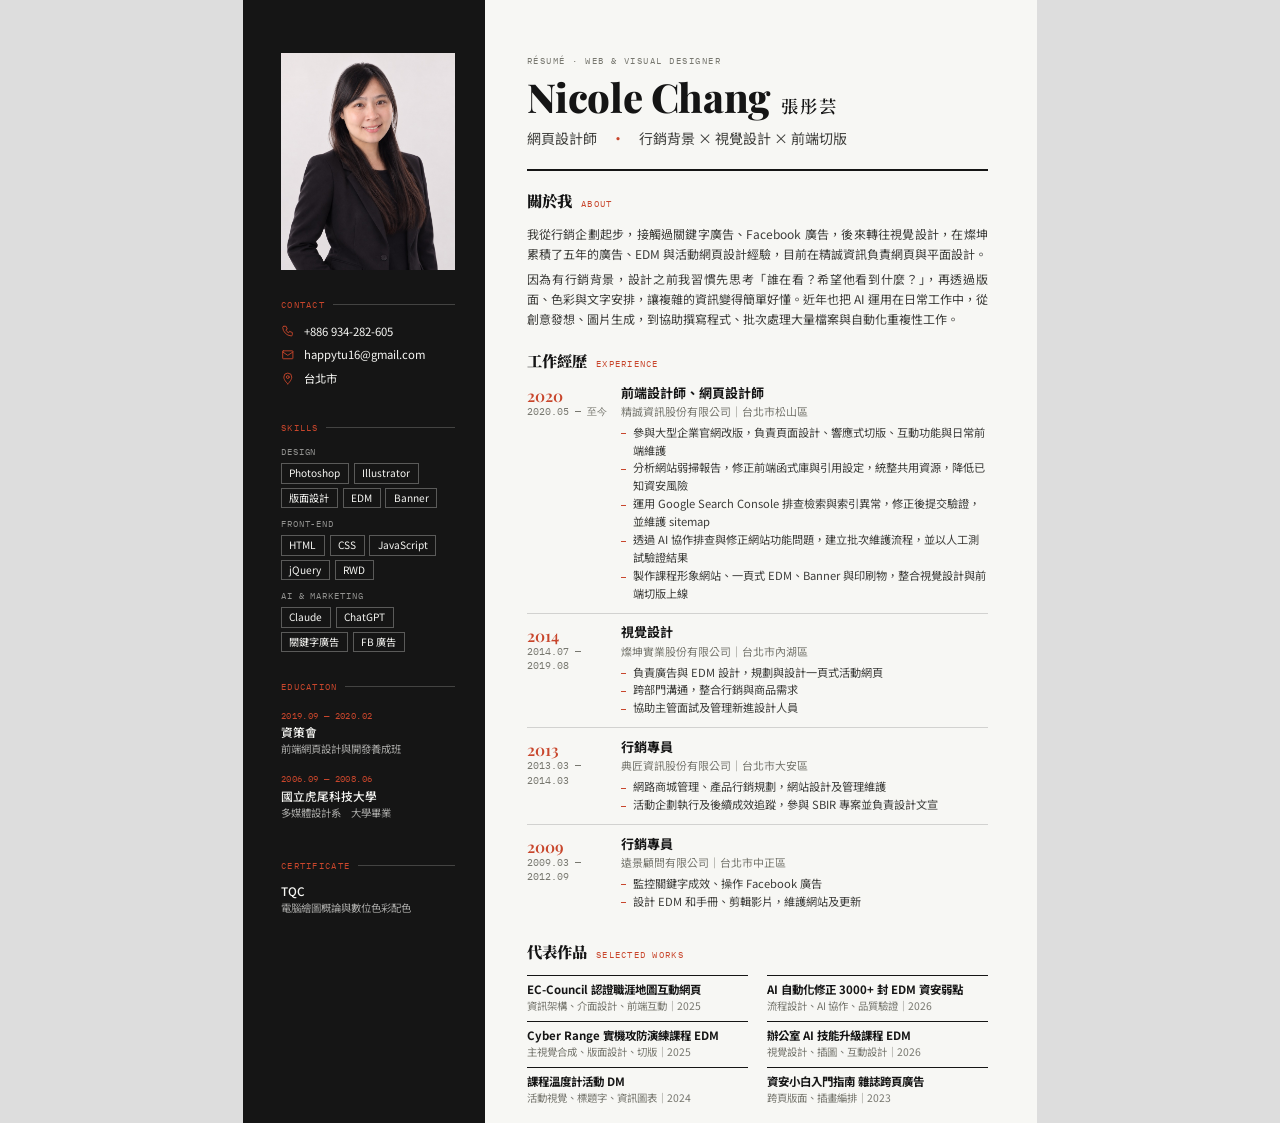
<file: resume/resume.html>
<!DOCTYPE html>
<html lang="zh-Hant">
<head>
<meta charset="UTF-8">
<script>
/* 在 LINE 內建瀏覽器開啟時，改用手機預設瀏覽器開啟 */
(function () {
  if (/\bLine\//i.test(navigator.userAgent) && !/[?&]openExternalBrowser=1/.test(location.search)) {
    var u = new URL(location.href);
    u.searchParams.set('openExternalBrowser', '1');
    location.replace(u.toString());
  }
})();
</script>
<title>Nicole Chang 張彤芸｜履歷</title>
<!-- 履歷原始檔：修改文字後，請 Claude 重新輸出 PDF 到 files/NicoleChang-Resume.pdf -->
<link rel="preconnect" href="https://fonts.googleapis.com">
<link rel="preconnect" href="https://fonts.gstatic.com" crossorigin>
<link href="https://fonts.googleapis.com/css2?family=Noto+Sans+TC:wght@400;500;700&family=Noto+Serif+TC:wght@600;900&family=Playfair+Display:wght@600;800&family=IBM+Plex+Mono:wght@400;500&display=swap" rel="stylesheet">
<style>
@page{size:A4;margin:0}
:root{--ink:#151515;--ink-2:#3d3d3a;--ink-3:#77776f;--paper:#f7f7f4;--paper-2:#ecece7;--accent:#c8462c;--hair:rgba(21,21,21,.16);
  --serif:"Playfair Display","Noto Serif TC",serif;--serif-tc:"Noto Serif TC",serif;--sans:"Noto Sans TC",sans-serif;--mono:"IBM Plex Mono",monospace}
*{box-sizing:border-box;margin:0;padding:0}
html{-webkit-print-color-adjust:exact;print-color-adjust:exact}
body{font-family:var(--sans);color:var(--ink);background:#ddd;font-size:9pt;line-height:1.65}
.page{width:210mm;height:297mm;margin:0 auto;background:var(--paper);display:grid;grid-template-columns:64mm 1fr;overflow:hidden}
@media print{body{background:none}.page{margin:0}}

/* sidebar */
aside{background:var(--ink);color:var(--paper);padding:14mm 8mm 12mm 10mm;display:flex;flex-direction:column;gap:7mm}
.photo{width:100%;aspect-ratio:4/5;object-fit:cover;object-position:top;display:block}
.lbl{font-family:var(--mono);font-size:7pt;letter-spacing:.14em;text-transform:uppercase;color:var(--accent);margin-bottom:2.5mm;display:flex;align-items:center;gap:2mm}
.lbl::after{content:"";flex:1;height:1px;background:rgba(247,247,244,.2)}
aside ul{list-style:none}
.contact li{display:flex;gap:2.5mm;align-items:center;margin-bottom:1.4mm;font-size:8.5pt}
.contact svg{width:3.6mm;height:3.6mm;flex:none;stroke:var(--accent);fill:none;stroke-width:1.6;stroke-linecap:round;stroke-linejoin:round}
.sk-cat{font-family:var(--mono);font-size:6.8pt;letter-spacing:.1em;text-transform:uppercase;color:rgba(247,247,244,.55);margin:2.2mm 0 1mm}
.sk-cat:first-of-type{margin-top:0}
.tags{display:flex;flex-wrap:wrap;gap:1.2mm}
.tags span{border:1px solid rgba(247,247,244,.3);padding:.2mm 2mm;font-size:7.6pt}
.edu li{margin-bottom:2.6mm}
.edu b{display:block;font-weight:500;font-size:8.8pt;line-height:1.45}
.edu small{display:block;font-size:7.8pt;color:rgba(247,247,244,.65)}
.edu .when{font-family:var(--mono);font-size:7pt;color:var(--accent);letter-spacing:.04em}

/* main */
main{padding:14mm 13mm 12mm 11mm;display:flex;flex-direction:column}
.kicker{font-family:var(--mono);font-size:7pt;letter-spacing:.16em;text-transform:uppercase;color:var(--ink-3)}
h1{font-family:var(--serif);font-weight:800;font-size:30pt;line-height:1.05;margin-top:2mm;letter-spacing:-.01em}
h1 span{font-family:var(--serif-tc);font-weight:600;font-size:13pt;margin-left:3mm;letter-spacing:.1em}
.role{font-size:10.5pt;margin-top:2.5mm;color:var(--ink-2)}
.role b{color:var(--accent);font-weight:500}
.rule{height:2px;background:var(--ink);margin:5mm 0 4.5mm}
h2{font-family:var(--serif-tc);font-size:11.5pt;font-weight:900;display:flex;align-items:baseline;gap:2.5mm;margin-bottom:2.8mm}
h2 small{font-family:var(--mono);font-size:6.8pt;font-weight:400;letter-spacing:.14em;color:var(--accent);text-transform:uppercase}
section+section{margin-top:5mm}
.about p{color:var(--ink-2);text-align:justify}
.about p+p{margin-top:1.5mm}

.job{display:grid;grid-template-columns:22mm 1fr;gap:3mm;padding:2.6mm 0;border-top:1px solid var(--hair)}
.job:first-of-type{border-top:0;padding-top:0}
.job .yr{font-family:var(--mono);font-size:7.2pt;color:var(--ink-3);line-height:1.5;padding-top:.6mm}
.job .yr b{display:block;font-family:var(--serif);font-size:12pt;color:var(--accent);font-weight:600;line-height:1.2}
.job h3{font-size:9.8pt;font-weight:700;line-height:1.4}
.job .co{font-size:8.2pt;color:var(--ink-3);margin-bottom:1mm}
.job ul{list-style:none}
.job li{position:relative;padding-left:3.2mm;color:var(--ink-2);font-size:8.4pt;line-height:1.6}
.job li::before{content:"";position:absolute;left:0;top:2.6mm;width:1.4mm;height:1px;background:var(--accent)}

.works{display:grid;grid-template-columns:1fr 1fr;gap:2mm 5mm}
.works div{border-top:1px solid var(--ink);padding-top:1.4mm}
.works b{display:block;font-size:8.6pt;font-weight:700;line-height:1.45}
.works small{display:block;font-size:7.8pt;color:var(--ink-3);line-height:1.5}
</style>
</head>
<body>
<div class="page">
  <aside>
    <img class="photo" src="photo.jpg" alt="Nicole Chang 個人照">

    <div>
      <div class="lbl">Contact</div>
      <ul class="contact">
        <li><svg viewBox="0 0 24 24"><path d="M5 4h4l2 5-2.5 1.5a11 11 0 0 0 5 5L15 13l5 2v4a2 2 0 0 1-2 2A16 16 0 0 1 3 6a2 2 0 0 1 2-2"/></svg>+886 934-282-605</li>
        <li><svg viewBox="0 0 24 24"><rect x="3" y="5" width="18" height="14" rx="1"/><path d="M3 7l9 6 9-6"/></svg>happytu16@gmail.com</li>
        <li><svg viewBox="0 0 24 24"><path d="M12 21s-7-6.2-7-12a7 7 0 0 1 14 0c0 5.8-7 12-7 12z"/><circle cx="12" cy="9" r="2.5"/></svg>台北市</li>
      </ul>
    </div>

    <div>
      <div class="lbl">Skills</div>
      <div class="sk-cat">Design</div>
      <div class="tags"><span>Photoshop</span><span>Illustrator</span><span>版面設計</span><span>EDM</span><span>Banner</span></div>
      <div class="sk-cat">Front-end</div>
      <div class="tags"><span>HTML</span><span>CSS</span><span>JavaScript</span><span>jQuery</span><span>RWD</span></div>
      <div class="sk-cat">AI & Marketing</div>
      <div class="tags"><span>Claude</span><span>ChatGPT</span><span>關鍵字廣告</span><span>FB 廣告</span></div>
    </div>

    <div>
      <div class="lbl">Education</div>
      <ul class="edu">
        <li><span class="when">2019.09 — 2020.02</span><b>資策會</b><small>前端網頁設計與開發養成班</small></li>
        <li><span class="when">2006.09 — 2008.06</span><b>國立虎尾科技大學</b><small>多媒體設計系　大學畢業</small></li>
      </ul>
    </div>

    <div>
      <div class="lbl">Certificate</div>
      <ul class="edu"><li><b>TQC</b><small>電腦繪圖概論與數位色彩配色</small></li></ul>
    </div>
  </aside>

  <main>
    <div class="kicker">Résumé · Web &amp; Visual Designer</div>
    <h1>Nicole Chang<span>張彤芸</span></h1>
    <p class="role">網頁設計師　<b>·</b>　行銷背景 × 視覺設計 × 前端切版</p>
    <div class="rule"></div>

    <section class="about">
      <h2>關於我<small>About</small></h2>
      <p>我從行銷企劃起步，接觸過關鍵字廣告、Facebook 廣告，後來轉往視覺設計，在燦坤累積了五年的廣告、EDM 與活動網頁設計經驗，目前在精誠資訊負責網頁與平面設計。</p>
      <p>因為有行銷背景，設計之前我習慣先思考「誰在看？希望他看到什麼？」，再透過版面、色彩與文字安排，讓複雜的資訊變得簡單好懂。近年也把 AI 運用在日常工作中，從創意發想、圖片生成，到協助撰寫程式、批次處理大量檔案與自動化重複性工作。</p>
    </section>

    <section>
      <h2>工作經歷<small>Experience</small></h2>
      <div class="job"><div class="yr"><b>2020</b>2020.05 — 至今</div><div>
        <h3>前端設計師、網頁設計師</h3><div class="co">精誠資訊股份有限公司｜台北市松山區</div>
        <ul><li>參與大型企業官網改版，負責頁面設計、響應式切版、互動功能與日常前端維護</li>
          <li>分析網站弱掃報告，修正前端函式庫與引用設定，統整共用資源，降低已知資安風險</li>
          <li>運用 Google Search Console 排查檢索與索引異常，修正後提交驗證，並維護 sitemap</li>
          <li>透過 AI 協作排查與修正網站功能問題，建立批次維護流程，並以人工測試驗證結果</li>
          <li>製作課程形象網站、一頁式 EDM、Banner 與印刷物，整合視覺設計與前端切版上線</li></ul></div></div>
      <div class="job"><div class="yr"><b>2014</b>2014.07 — 2019.08</div><div>
        <h3>視覺設計</h3><div class="co">燦坤實業股份有限公司｜台北市內湖區</div>
        <ul><li>負責廣告與 EDM 設計，規劃與設計一頁式活動網頁</li>
          <li>跨部門溝通，整合行銷與商品需求</li>
          <li>協助主管面試及管理新進設計人員</li></ul></div></div>
      <div class="job"><div class="yr"><b>2013</b>2013.03 — 2014.03</div><div>
        <h3>行銷專員</h3><div class="co">典匠資訊股份有限公司｜台北市大安區</div>
        <ul><li>網路商城管理、產品行銷規劃，網站設計及管理維護</li>
          <li>活動企劃執行及後續成效追蹤，參與 SBIR 專案並負責設計文宣</li></ul></div></div>
      <div class="job"><div class="yr"><b>2009</b>2009.03 — 2012.09</div><div>
        <h3>行銷專員</h3><div class="co">遠景顧問有限公司｜台北市中正區</div>
        <ul><li>監控關鍵字成效、操作 Facebook 廣告</li>
          <li>設計 EDM 和手冊、剪輯影片，維護網站及更新</li></ul></div></div>
    </section>

    <section>
      <h2>代表作品<small>Selected Works</small></h2>
      <div class="works">
        <div><b>EC-Council 認證職涯地圖互動網頁</b><small>資訊架構、介面設計、前端互動｜2025</small></div>
        <div><b>AI 自動化修正 3000+ 封 EDM 資安弱點</b><small>流程設計、AI 協作、品質驗證｜2026</small></div>
        <div><b>Cyber Range 實機攻防演練課程 EDM</b><small>主視覺合成、版面設計、切版｜2025</small></div>
        <div><b>辦公室 AI 技能升級課程 EDM</b><small>視覺設計、插圖、互動設計｜2026</small></div>
        <div><b>課程溫度計活動 DM</b><small>活動視覺、標題字、資訊圖表｜2024</small></div>
        <div><b>資安小白入門指南 雜誌跨頁廣告</b><small>跨頁版面、插畫編排｜2023</small></div>
      </div>
    </section>
  </main>
</div>
</body>
</html>
</file>
<file: css/style.css>
/*
  Nicole Chang 作品集 — style.css

  目錄
  01. Base 變數與基礎設定
  02. Masthead 頂部導覽
  03. Page system 頁面切換
  04. Home 首頁（共用元件）
  05. Home 首頁封面
  06. About 關於我
  07. Works 作品列表
  08. Work detail 作品內頁
  09. Case study 案例研究
  10. Experience 經歷
  11. Contact 聯絡
  12. Next page 下一頁區塊
  13. Guide 導覽員對話框
  14. Responsive 全站響應式
*/

/* ============================================================
   Base 變數與基礎設定
   ============================================================ */
:root{
  --paper:#f7f7f4;
  --paper-2:#ececea;
  --ink:#151515;
  --ink-2:#525252;
  --ink-3:#8e8e8a;
  --accent:#c8462c;
  --rule:rgba(21,21,21,.85);
  --hair:rgba(21,21,21,.16);
  --container:1320px;
  --serif:"Playfair Display","Noto Serif TC",serif;
  --serif-tc:"Noto Serif TC",serif;
  --sans:"Noto Sans TC",system-ui,sans-serif;
  --mono:"IBM Plex Mono",ui-monospace,monospace;
  --ease:cubic-bezier(.7,0,.2,1);
  --ease-out:cubic-bezier(.2,.8,.2,1);
}
*{box-sizing:border-box;margin:0;padding:0}
html,body{overflow-x:clip}
body{font-family:var(--sans);color:var(--ink);background:var(--paper);line-height:1.8;-webkit-font-smoothing:antialiased}
body::before{
  content:"";position:fixed;inset:0;pointer-events:none;z-index:1;opacity:.35;mix-blend-mode:multiply;
  background-image:url("data:image/svg+xml,%3Csvg xmlns='http://www.w3.org/2000/svg' width='200' height='200'%3E%3Cfilter id='n'%3E%3CfeTurbulence type='fractalNoise' baseFrequency='.9' numOctaves='2' stitchTiles='stitch'/%3E%3CfeColorMatrix values='0 0 0 0 0.5 0 0 0 0 0.5 0 0 0 0 0.5 0 0 0 .08 0'/%3E%3C/filter%3E%3Crect width='100%25' height='100%25' filter='url(%23n)'/%3E%3C/svg%3E")
}
a{color:inherit;text-decoration:none}
button{font:inherit;color:inherit;border:0;background:none;cursor:pointer}
.container{width:min(var(--container),100% - 56px);margin-inline:auto}
.ic{width:20px;height:20px;flex:none;stroke:currentColor;fill:none;stroke-width:1.5;stroke-linecap:round;stroke-linejoin:round}
.mono{font-family:var(--mono);font-size:12px;letter-spacing:.12em;text-transform:uppercase}
.accent{color:var(--accent)}

/* ============================================================
   Masthead 頂部導覽
   ============================================================ */
.mast{position:sticky;top:0;z-index:50;background:rgba(247,247,244,.92);backdrop-filter:blur(8px);border-bottom:1px solid var(--rule)}
.mast-top{display:flex;justify-content:space-between;align-items:center;padding:8px 0;border-bottom:1px solid var(--hair);color:var(--ink-2)}
.mast-top .status{display:flex;align-items:center;gap:8px}
.mast-top .status i{width:7px;height:7px;border-radius:50%;background:var(--accent);animation:pulse 2s infinite}
@keyframes pulse{50%{opacity:.25}}
.mast-main{display:flex;justify-content:space-between;align-items:center;height:68px}
.brand{font-family:var(--serif);font-weight:800;font-size:26px;letter-spacing:-.01em;display:flex;align-items:baseline;gap:10px}
.brand small{font-family:var(--mono);font-weight:400;font-size:11px;letter-spacing:.14em;color:var(--ink-3)}
.nav{display:flex;gap:4px;position:relative}
.nav a{display:flex;align-items:baseline;gap:8px;padding:8px 16px;font-size:15px;color:var(--ink-2);transition:color .3s}
.nav a b{font-family:var(--mono);font-weight:400;font-size:11px;color:var(--ink-3);transition:color .3s}
.nav a:hover,.nav a.on{color:var(--ink)}
.nav a.on b{color:var(--accent)}
.nav .bar{position:absolute;bottom:-14px;height:3px;background:var(--accent);transition:left .5s var(--ease-out),width .5s var(--ease-out)}
.menu-btn{display:none;align-items:center;gap:8px}

/* ============================================================
   Page system 頁面切換
   ============================================================ */
.page{display:none;min-height:calc(100vh - 110px);padding:56px 0 0}
.page.active{display:block}
.rv{opacity:0;transform:translateY(28px)}
.page.active .rv.in{opacity:1;transform:none;transition:opacity .8s var(--ease-out),transform .8s var(--ease-out)}
.curtain{position:fixed;inset:0;z-index:200;pointer-events:none;display:grid;grid-template-columns:repeat(5,1fr)}
.curtain span{background:var(--ink);transform:scaleY(0);transform-origin:bottom}
.curtain.go span{animation:wipe .9s var(--ease) forwards}
.curtain span:nth-child(2){animation-delay:.04s!important}
.curtain span:nth-child(3){animation-delay:.08s!important}
.curtain span:nth-child(4){animation-delay:.12s!important}
.curtain span:nth-child(5){animation-delay:.16s!important}
@keyframes wipe{0%{transform:scaleY(0);transform-origin:bottom}45%{transform:scaleY(1);transform-origin:bottom}55%{transform:scaleY(1);transform-origin:top}100%{transform:scaleY(0);transform-origin:top}}
.curtain-label{position:fixed;inset:0;z-index:201;display:grid;place-items:center;pointer-events:none;color:var(--paper);font-family:var(--serif);font-size:clamp(40px,7vw,96px);opacity:0}
.curtain-label.go{animation:lbl .9s var(--ease) forwards}
@keyframes lbl{35%,60%{opacity:1}0%,100%{opacity:0}}
.p-head{display:grid;grid-template-columns:auto 1fr auto;align-items:end;gap:28px;padding-bottom:22px;border-bottom:1px solid var(--rule);margin-bottom:56px}
.p-num{font-family:var(--serif);font-size:clamp(70px,9vw,128px);line-height:.8;font-weight:800;color:var(--accent)}
.p-title{font-family:var(--serif-tc);font-weight:900;font-size:clamp(34px,4.4vw,60px);line-height:1.15}
.p-title small{display:block;font-family:var(--mono);font-weight:400;font-size:12px;letter-spacing:.16em;color:var(--ink-3);margin-bottom:10px}
.p-desc{max-width:340px;color:var(--ink-2);font-size:15px;text-align:right}
.label{display:flex;align-items:center;gap:10px;margin-bottom:18px;color:var(--ink-3)}
.label::after{content:"";flex:1;height:1px;background:var(--hair)}
.btn{display:inline-flex;align-items:center;gap:12px;padding:14px 26px;font-size:15px;font-weight:500;border:1px solid var(--ink);transition:background .3s,color .3s;position:relative;overflow:hidden}
.btn .ic{transition:transform .35s var(--ease-out)}
.btn:hover .ic{transform:translateX(4px)}
.btn-dark{background:var(--ink);color:var(--paper)}
.btn-dark:hover{background:var(--accent);border-color:var(--accent)}
.btn-line:hover{background:var(--ink);color:var(--paper)}
@keyframes up{to{transform:none}}
@keyframes line{to{transform:scaleX(1)}}
.cover-cta{display:flex;gap:12px;margin-top:36px;flex-wrap:wrap}
.portrait-frame{aspect-ratio:4/5;background:var(--paper-2);position:relative;overflow:hidden;display:block}
.portrait-frame img{width:100%;height:100%;object-fit:cover}
.portrait-frame::after{content:"";position:absolute;inset:14px;border:1px solid rgba(21,21,21,.25);pointer-events:none}
.caption{display:flex;justify-content:space-between;gap:12px;margin-top:12px;font-size:13px;color:var(--ink-3)}
.caption b{font-weight:500;color:var(--ink)}
.stamp{position:absolute;top:-34px;right:-30px;width:118px;height:118px;z-index:2}
.stamp>svg{width:100%;height:100%;animation:spin 22s linear infinite}
.stamp .core{position:absolute;inset:0;display:grid;place-items:center;color:var(--accent)}
@keyframes spin{to{transform:rotate(360deg)}}

/* ============================================================
   Home 首頁（共用元件）
   ============================================================ */
.hm-top{display:flex;justify-content:space-between;gap:40px;align-items:flex-start}
.hm-year{font-size:20px;line-height:1.4}
.hm-disc{list-style:none;text-align:right}
.hm-disc a{display:inline-flex;align-items:center;gap:10px;font-size:18px;font-weight:500;letter-spacing:.04em;text-transform:uppercase;padding:5px 0;position:relative}
.hm-disc a .ic{width:17px;height:17px;color:var(--ink-3);transition:color .3s,transform .4s var(--ease-out)}
.hm-disc a::after{content:"";position:absolute;left:0;right:0;bottom:3px;height:1px;background:var(--accent);transform:scaleX(0);transform-origin:right;transition:transform .4s var(--ease-out)}
.hm-disc a:hover{color:var(--accent)}
.hm-disc a:hover::after{transform:scaleX(1);transform-origin:left}
.hm-disc a:hover .ic{color:var(--accent);transform:rotate(-10deg)}
.hm-title{position:relative;margin:clamp(90px,14vh,170px) 0 clamp(70px,10vh,120px)}
.hm-stamp:hover .core{animation:bounce .8s ease infinite}
@keyframes bounce{50%{transform:translateY(6px)}}
.hm-stamp{cursor:pointer;position:absolute;right:0;bottom:12%;top:auto;width:120px;height:120px}
.hm-split{--C:min(1320px,100vw - 56px);background:linear-gradient(90deg,transparent calc((100% - var(--C))/2 + var(--C)*.4),var(--paper-2) 0);border-top:1px solid var(--rule)}
.hm-grid{display:grid;grid-template-columns:4fr 6fr}
.hm-left{padding:64px 56px 80px 0}
.hm-h{font-family:var(--serif);font-weight:600;font-size:clamp(34px,3.4vw,48px);margin-bottom:40px}
.hm-photo .portrait-frame{aspect-ratio:4/5}
.hm-panel{padding:64px 0 80px 64px}
.hm-id{display:flex;justify-content:space-between;gap:24px;flex-wrap:wrap;padding-bottom:28px;border-bottom:1px solid var(--rule)}
.hm-id h3{font-family:var(--serif);font-size:32px;font-weight:600;line-height:1.2}
.hm-id h3 span{font-family:var(--sans);font-size:16px;font-weight:400;color:var(--ink-2);margin-left:6px}
.hm-id p{color:var(--ink-2);font-size:15px;margin-top:6px}
.hm-contact{display:flex;flex-direction:column;align-items:flex-end;gap:4px}
.hm-contact button,.hm-contact a,.hm-contact span{display:flex;align-items:center;gap:8px;font-size:15px;color:var(--ink-2);transition:color .3s}
.hm-contact .ic{width:16px;height:16px;color:var(--accent)}
.hm-contact a:hover{color:var(--ink)}
.hm-intro{font-size:16px;color:var(--ink-2);margin:30px 0 8px;max-width:640px;line-height:2}
.hm-intro p+p{margin-top:1em}
.hm-exp{margin-top:40px}
.hm-exp h4{display:flex;align-items:center;gap:10px;font-family:var(--serif);font-size:24px;font-weight:600;margin-bottom:8px}
.hm-exp h4 .ic{color:var(--accent)}
.hm-row{display:grid;grid-template-columns:96px 1fr 20px;gap:20px;align-items:center;padding:14px 0;border-bottom:1px solid var(--hair);position:relative;transition:padding .4s var(--ease-out)}
.hm-row .y{font-family:var(--mono);font-size:14px;color:var(--ink-2)}
.hm-row b{display:block;font-weight:500;font-size:15.5px}
.hm-row span:nth-child(2){font-size:14px;color:var(--ink-2);line-height:1.6}
.hm-row .ic{width:16px;height:16px;opacity:0;transform:translateX(-8px);transition:.4s var(--ease-out);color:var(--accent)}
.hm-tl{position:relative}
.hm-tl::before{content:"";position:absolute;left:5px;top:var(--t,24px);height:var(--len,0);width:1px;background:rgba(21,21,21,.18)}
.hm-tl .fill{position:absolute;left:4.5px;top:var(--t,24px);width:2px;height:0;background:var(--ink);transition:height .25s linear}
.hm-tl .hm-row{padding-left:34px;border-bottom-color:transparent}
.hm-row .dot{position:absolute;left:0;top:50%;width:11px;height:11px;margin-top:-5.5px;border-radius:50%;border:1px solid var(--ink);background:var(--paper-2);transition:background .4s,transform .4s var(--ease-out),border-color .4s;z-index:1}
.hm-row.reached .dot{background:var(--ink);transform:scale(1.15)}
.hm-row.reached .y{color:var(--ink)}
.hm-row .dot.now{border-color:var(--accent)}
.hm-row.reached .dot.now{background:var(--accent);box-shadow:0 0 0 0 rgba(200,70,44,.5);animation:ping 1.8s infinite}
@keyframes ping{70%{box-shadow:0 0 0 9px rgba(200,70,44,0)}100%{box-shadow:0 0 0 0 rgba(200,70,44,0)}}
.hm-row .y{transition:color .4s}
/* 時間軸 hover 只給滑鼠裝置：手機點過後 :hover 會卡住，造成該列偏移、圓點變紅 */
@media (hover:hover){
  .hm-row:hover{padding-left:10px}
  .hm-row:hover .ic{opacity:1;transform:none}
  .hm-row:not(.reached):hover .y{color:var(--accent)}
  .hm-tl .hm-row:hover{padding-left:44px}
  .hm-row:hover .dot{background:var(--accent);border-color:var(--accent)}
}
.nowtag{font-style:normal;font-family:var(--mono);font-size:10px;letter-spacing:.12em;color:var(--accent);border:1px solid var(--accent);padding:0 6px;margin-left:8px;vertical-align:2px}
.hm-tl .hm-row{opacity:.35;transition:opacity .5s,padding .4s var(--ease-out)}
.hm-tl .hm-row.reached{opacity:1}
@media (max-width:900px){
  .hm-top{flex-direction:column;gap:28px}
  .filters{width:100%;overflow-x:auto}
  .filters button{white-space:nowrap}
  .hm-disc{text-align:left}
  .hm-stamp{display:none}
  .hm-split{background:var(--paper-2)}
  .hm-grid{grid-template-columns:1fr}
  .hm-left{padding:48px 0 0}
  .hm-photo{max-width:380px}
  .hm-panel{padding:48px 0 64px}
  .hm-contact{align-items:flex-start}
}
@media (max-width:520px){
  .hm-row{grid-template-columns:70px 1fr}
  .hm-row .ic{display:none}
}

/* ============================================================
   Home 首頁封面
   ============================================================ */
.hc-main{display:grid;grid-template-columns:1fr auto;align-items:end;gap:40px;margin-top:clamp(56px,9vh,110px)}
.hc-eye{display:flex;align-items:center;gap:14px;font-size:16px;color:var(--ink-2);margin-bottom:4px}
.hc-eye::before{content:"";width:40px;height:2px;background:var(--accent)}
.hc-main>div:first-child{container-type:inline-size;min-width:0;padding-right:clamp(24px,6vw,96px)}
.hc-name{font-family:var(--serif);font-weight:800;font-size:clamp(36px,13cqi,150px);line-height:1;letter-spacing:-.03em;display:flex;flex-wrap:nowrap;white-space:nowrap;gap:0 .2em}
.hc-name .w{display:flex;overflow:hidden;padding-bottom:.1em}
.hc-name .ch{display:inline-block;transform:translateY(110%)}
.page.active .hc-name .ch{animation:up 1s var(--ease-out) forwards}
.hc-name em{font-style:italic;font-weight:500;color:var(--accent)}
.hc-num{display:flex;align-items:flex-end;gap:14px;padding-bottom:.9em}
.hc-num b{font-family:var(--serif);font-weight:800;font-size:clamp(80px,9vw,140px);line-height:.8;color:transparent;-webkit-text-stroke:1.2px var(--ink)}
.hc-num span{font-family:var(--mono);font-size:11px;letter-spacing:.12em;text-transform:uppercase;color:var(--ink-2);line-height:1.7}
@media (max-width:900px){
  .hc-main{grid-template-columns:1fr;gap:20px}
  .hc-num{padding-bottom:0}
}
.hc-side{display:flex;flex-direction:column;align-items:flex-end;gap:28px}
.hc-side .hm-stamp{position:relative;right:auto;bottom:auto;top:auto;width:110px;height:110px}
.hm-title.hc-main{margin:clamp(70px,11vh,140px) 0 clamp(60px,9vh,110px)}
@media (max-width:900px){
  .hc-side{flex-direction:row;align-items:flex-end;justify-content:space-between;width:100%}
  .hc-side .hm-stamp{display:none}
}

/* ============================================================
   About 關於我
   ============================================================ */
.about-top{display:grid;grid-template-columns:5fr 7fr;gap:64px}
.pull{font-family:var(--serif-tc);font-weight:600;font-size:clamp(26px,2.8vw,38px);line-height:1.45;position:relative;padding-top:56px}
.pull::before{content:"“";position:absolute;top:-36px;left:-6px;font-family:var(--serif);font-size:150px;color:var(--accent);line-height:1}
.pull cite{display:block;margin-top:22px;font-family:var(--mono);font-style:normal;font-size:12px;letter-spacing:.14em;color:var(--ink-3)}
.cols{columns:2;column-gap:40px;column-rule:1px solid var(--hair);color:var(--ink-2);font-size:15.5px}
.cols p{margin-bottom:16px;break-inside:avoid}
.cols p:first-child::first-letter{font-family:var(--serif-tc);font-weight:900;float:left;font-size:64px;line-height:1;margin:6px 12px 0 0;color:var(--accent)}
.cols strong{color:var(--ink);font-weight:500;background:linear-gradient(transparent 62%,rgba(200,70,44,.18) 62%)}
.stats{display:grid;grid-template-columns:repeat(4,1fr);margin:80px 0;border-block:1px solid var(--rule)}
.stat{padding:30px 26px;border-right:1px solid var(--hair)}
.stat:last-child{border-right:0}
.stat .ic{color:var(--accent);margin-bottom:14px}
.stat .num{font-family:var(--serif);font-size:64px;font-weight:800;line-height:1}
.stat .num sup{font-size:26px;color:var(--accent)}
.stat p{color:var(--ink-2);font-size:14px;margin-top:8px}
.svc-grid{display:grid;grid-template-columns:repeat(4,1fr);border-top:1px solid var(--rule)}
.svc{padding:30px 26px 34px;border-right:1px solid var(--hair);border-bottom:1px solid var(--hair);position:relative;transition:background .4s}
.svc:last-child{border-right:0}
.svc:hover{background:var(--paper-2)}
.svc .top{display:flex;justify-content:space-between;align-items:center;margin-bottom:34px}
.svc .icbox{width:54px;height:54px;border:1px solid var(--ink);display:grid;place-items:center;transition:background .4s,color .4s,transform .5s var(--ease-out)}
.svc:hover .icbox{background:var(--ink);color:var(--paper);transform:rotate(-8deg)}
.svc .icbox .ic{width:24px;height:24px}
.svc h3{font-family:var(--serif-tc);font-size:22px;margin-bottom:10px}
.svc p{color:var(--ink-2);font-size:14.5px}
.svc .tags{margin-top:18px;font-family:var(--mono);font-size:11px;color:var(--ink-3);letter-spacing:.06em}
.process{display:grid;grid-template-columns:repeat(4,1fr);gap:0;margin-top:20px;position:relative}
.step{padding:0 26px 0 0;position:relative}
.step .dot{width:56px;height:56px;border-radius:50%;border:1px solid var(--ink);background:var(--paper);display:grid;place-items:center;position:relative;z-index:1;margin-bottom:22px;transition:.4s}
.step:hover .dot{background:var(--accent);border-color:var(--accent);color:var(--paper)}
.process::before{content:"";position:absolute;top:28px;left:28px;right:12%;height:1px;background:var(--ink);transform:scaleX(0);transform-origin:left}
.page.active .process.in::before{transform:scaleX(1);transition:transform 1.6s .2s var(--ease-out)}
.step .k{font-family:var(--mono);font-size:11px;color:var(--accent);letter-spacing:.14em}
.step h4{font-family:var(--serif-tc);font-size:20px;margin:4px 0 8px}
.step p{color:var(--ink-2);font-size:14.5px}
.sec{margin-top:96px}

/* ============================================================
   Works 作品列表
   ============================================================ */
.filters{display:flex;gap:0;border:1px solid var(--ink);width:max-content;margin-bottom:40px}
.filters button{display:flex;align-items:center;gap:8px;padding:11px 20px;font-size:14.5px;border-right:1px solid var(--ink);transition:background .3s,color .3s}
.filters button:last-child{border-right:0}
.filters button sup{font-family:var(--mono);font-size:10px;color:var(--ink-3)}
.filters button.on{background:var(--ink);color:var(--paper)}
.filters button.on sup{color:var(--accent)}
.works{display:grid;grid-template-columns:repeat(12,1fr);gap:56px 32px}
.work{grid-column:span 4;cursor:none;display:block}
/* 全部：第一排兩件代表作各占一半，其餘每排 3 件 */
.work.feature{grid-column:span 6}
.work.hide{display:none}
.work .fig{position:relative;overflow:hidden;aspect-ratio:4/3;background:var(--paper-2)}
.work.feature .fig{aspect-ratio:16/10}
.work .fig .mk{transition:transform 1s var(--ease-out)}
.work:hover .fig .mk{transform:scale(1.04)}
.work .meta{display:grid;grid-template-columns:auto 1fr auto;gap:16px;align-items:start;padding-top:16px;margin-top:16px;border-top:1px solid var(--ink);position:relative}
.work .meta::before{content:"";position:absolute;top:-2px;left:0;height:3px;width:0;background:var(--accent);transition:width .6s var(--ease-out)}
.work:hover .meta::before{width:100%}
.work .no{font-family:var(--serif);font-size:22px;font-weight:600;color:var(--accent);line-height:1.3}
.work h3{font-family:var(--serif-tc);font-size:20px;line-height:1.4;font-weight:600}
.work.feature h3{font-size:24px}
.work .cat{display:flex;align-items:center;gap:6px;font-size:13px;color:var(--ink-3);margin-top:4px}
.work .cat .ic{width:15px;height:15px}
.work .yr{font-family:var(--mono);font-size:12px;color:var(--ink-3)}

/* mockups */
.mk{position:absolute;inset:0;display:flex;align-items:center;justify-content:center;padding:8%}
.browser{width:100%;height:100%;background:#ffffff;border:1px solid var(--ink);box-shadow:10px 10px 0 rgba(21,21,21,.1);overflow:hidden}
.bar{height:20px;border-bottom:1px solid var(--ink);display:flex;align-items:center;gap:5px;padding:0 8px}
.bar i{width:6px;height:6px;border-radius:50%;border:1px solid var(--ink)}
.bar u{flex:1;max-width:45%;height:7px;margin-left:10px;background:var(--paper-2)}
.pg{height:calc(100% - 20px);overflow:hidden}
.scroller{transition:transform 4s cubic-bezier(.45,0,.2,1)}
.work:hover .scroller{transform:translateY(-40%)}
.b-hero{padding:9% 8%;position:relative;overflow:hidden}
.b-hero .t1{height:9px;width:55%;margin-bottom:7px}
.b-hero .t2{height:5px;width:72%;margin-bottom:5px;opacity:.5}
.b-hero .t3{height:5px;width:40%;opacity:.5}
.b-hero .cta{margin-top:12px;width:48px;height:13px}
.b-hero .circ{position:absolute;right:8%;top:50%;transform:translateY(-50%);width:28%;aspect-ratio:1;border-radius:50%;border:1px solid}
.b-row{display:grid;grid-template-columns:repeat(3,1fr);gap:6px;padding:8px}
.b-row div{height:36px;background:var(--paper-2)}
.b-lines{padding:4px 10px 10px}
.b-lines i{display:block;height:4px;background:var(--paper-2);margin-bottom:5px}
.b-lines i:nth-child(2){width:80%}
.b-lines i:nth-child(3){width:55%}
.b-two{display:grid;grid-template-columns:1fr 1fr;gap:6px;padding:8px}
.b-two div{height:54px;border:1px solid var(--paper-2)}
.phone{width:42%;height:116%;background:#ffffff;border:1px solid var(--ink);border-radius:20px;padding:7px;box-shadow:10px 10px 0 rgba(21,21,21,.1);transform:translateY(12%) rotate(-3deg);transition:transform .8s var(--ease-out)}
.work:hover .phone{transform:translateY(6%) rotate(0)}
.phone .pg{height:100%;border-radius:13px;border:1px solid var(--hair)}
.bn-grid{width:100%;height:100%;display:grid;grid-template-columns:1.4fr 1fr;grid-template-rows:1fr 1fr;gap:8px}
.bn{position:relative;overflow:hidden;padding:9%;display:flex;flex-direction:column;justify-content:space-between;border:1px solid var(--ink)}
.bn.big{grid-row:span 2}
.bn b{font-family:var(--serif);font-weight:800;font-size:clamp(14px,1.7vw,26px);line-height:1.1;white-space:pre-line}
.bn small{font-family:var(--mono);font-size:8px;letter-spacing:.14em}
.bn .pill{align-self:flex-start;font-size:9px;padding:3px 9px;font-weight:700;margin-top:6px}
.bn .ring{position:absolute;right:-18%;top:-18%;width:70%;aspect-ratio:1;border-radius:50%;border:1px solid currentColor;opacity:.35}

/* business card mockup */
.cards{position:relative;width:80%;aspect-ratio:1.4/1}
.bc{position:absolute;width:72%;aspect-ratio:9/5.4;border:1px solid var(--ink);box-shadow:10px 10px 0 rgba(21,21,21,.1);padding:6%;display:flex;flex-direction:column;justify-content:space-between;transition:transform .8s var(--ease-out)}
.bc.back{left:0;top:4%;transform:rotate(-7deg);align-items:center;justify-content:center;gap:8%}
.bc.back .mark{width:30%;aspect-ratio:1;border-radius:50%;border:1px solid;display:grid;place-items:center;font-family:var(--serif);font-weight:800;font-size:clamp(16px,2.2vw,30px)}
.bc.back small{font-family:var(--mono);font-size:8px;letter-spacing:.18em;text-transform:uppercase;opacity:.8}
.bc.front{right:0;bottom:4%;background:#fff;transform:rotate(4deg)}
.bc.front b{display:block;font-family:var(--serif);font-weight:800;font-size:clamp(13px,1.5vw,20px);line-height:1.2}
.bc.front small{font-family:var(--mono);font-size:8px;letter-spacing:.14em;text-transform:uppercase}
.bc.front .ln i{display:block;height:3px;width:60%;background:var(--paper-2);margin-top:4px}
.bc.front .ln i:nth-child(2){width:45%}
.bc.front .ln i:nth-child(3){width:52%}
.bc.front .dot{position:absolute;right:8%;top:10%;width:9px;height:9px;border-radius:50%}
.work:hover .bc.back{transform:rotate(-12deg) translate(-6%,-4%)}
.work:hover .bc.front{transform:rotate(0) translate(4%,2%)}
.d-fig .cards{width:46%}

/* other: sticker / type / photo mockups */
.stk{display:grid;grid-template-columns:repeat(4,1fr);gap:8px;width:82%}
.stk div{aspect-ratio:1;background:#fff;border:1px solid var(--ink);border-radius:14px;display:grid;place-items:center;transition:transform .5s var(--ease-out)}
.stk svg{width:72%}
.work:hover .stk div:nth-child(odd){transform:rotate(-6deg) translateY(-3px)}
.work:hover .stk div:nth-child(even){transform:rotate(6deg) translateY(3px)}
.tposter{position:relative;width:42%;aspect-ratio:3/4;background:#fff;border:1px solid var(--ink);box-shadow:10px 10px 0 rgba(21,21,21,.1);padding:7%;display:flex;flex-direction:column;transform:rotate(-3deg);transition:transform .7s var(--ease-out)}
.tposter.alt{background:var(--ink);color:var(--paper);margin-left:-8%;transform:rotate(4deg) translateY(8%)}
.tposter small{font-family:var(--mono);font-size:7px;letter-spacing:.14em}
.tposter b{font-family:var(--serif-tc);font-weight:900;font-size:clamp(20px,2.6vw,40px);line-height:1.1;margin-top:auto}
.tposter b em{font-style:normal;color:var(--accent)}
.tposter .tl i{display:block;height:2px;background:var(--paper-2);margin-top:5px;width:70%}
.tposter span{position:absolute;right:8%;top:6%;font-family:var(--serif);font-style:italic;font-size:clamp(12px,1.4vw,20px);opacity:.5}
.work:hover .tposter{transform:rotate(0)}
.work:hover .tposter.alt{transform:rotate(8deg) translate(6%,6%)}
.photos{position:relative;width:78%;aspect-ratio:1.5/1}
.photos div{position:absolute;width:62%;aspect-ratio:10/7;background:#fff;padding:3.5%;border:1px solid var(--ink);box-shadow:8px 8px 0 rgba(21,21,21,.1);transition:transform .7s var(--ease-out)}
.photos svg{width:100%;height:100%;display:block}
.d-fig .stk{width:52%}
.d-fig .tposter{width:22%}
.d-fig .photos{width:46%}

/* real screenshots: desktop + mobile */
.mk.dev{padding:8% 9%;justify-content:flex-start}
.dev-browser{position:relative;width:74%;height:100%;background:#fff;border:1px solid var(--ink);box-shadow:10px 10px 0 rgba(21,21,21,.1);overflow:hidden}
.dev-browser .pg{height:calc(100% - 20px);overflow:hidden}
.dev-browser .pg img{width:100%;display:block}
.dev-phone{position:absolute;right:8%;bottom:7%;height:84%;aspect-ratio:363/789;background:#fff;border:1px solid var(--ink);border-radius:16px;padding:5px;box-shadow:10px 10px 0 rgba(21,21,21,.12);transition:transform .8s var(--ease-out)}
.dev-phone img{width:100%;height:100%;object-fit:cover;object-position:top;border-radius:11px;display:block}
/* 作品列表縮圖：電腦版與手機版並排、留間距、不做 hover 動態 */
.mk.dev{padding:9% 7%;gap:5%;justify-content:center;align-items:flex-end}
.mk.dev .dev-browser{flex:1;width:auto;height:76%;box-shadow:8px 8px 0 rgba(21,21,21,.08)}
.mk.dev .dev-phone{position:relative;right:auto;bottom:auto;height:86%;flex:none;transition:none}
.work .fig .mk.dev img{position:static;width:100%;height:100%;object-fit:cover;object-position:top}
.work:hover .fig .mk.dev{transform:none}
.shots{display:grid;grid-template-columns:1fr;gap:56px;margin:48px 0 64px}
.shot-label{display:flex;align-items:center;gap:8px;color:var(--ink-2);padding-bottom:12px;border-bottom:1px solid var(--ink);margin-bottom:0}
.shot-label .ic{color:var(--accent)}
.shot-panel{background:var(--paper-2);padding:48px 4%;display:flex;justify-content:center;align-items:flex-start;height:min(86vh,900px)}
.dev-browser.big{width:min(100%,1180px);height:100%}
.dev-browser.big .bar{height:30px;gap:7px;padding:0 14px}
.dev-browser.big .bar i{width:9px;height:9px}
.dev-browser.big .scrollwin{height:calc(100% - 30px)}
.scrollwin img{image-rendering:high-quality}
.scrollwin{height:calc(100% - 20px);overflow-y:auto;scrollbar-width:thin;scrollbar-color:var(--ink-3) transparent}
.scrollwin img{width:100%;display:block}
.shot-panel.mob{align-items:center;height:720px}
.dev-phone.big{position:relative;right:auto;bottom:auto;height:100%;max-height:600px;border-radius:30px;padding:9px}
.dev-phone.big img{border-radius:22px}
.dev-phone.big .scrollwin{height:100%;border-radius:22px;-webkit-overflow-scrolling:touch;scrollbar-width:none}
.dev-phone.big .scrollwin::-webkit-scrollbar{display:none}
.dev-phone.big .scrollwin img{height:auto;object-fit:initial;border-radius:0}
/* 互動操作：右側步驟切換左側畫面 */
.demo{margin:8px 0 64px}
.demo-body{display:grid;grid-template-columns:minmax(0,1.5fr) minmax(0,1fr);gap:48px;align-items:start;background:var(--paper-2);padding:48px 4%}
.demo-fig{margin:0;border:1px solid var(--ink);box-shadow:10px 10px 0 rgba(21,21,21,.1);background:#0c131f;position:sticky;top:110px}
.demo-fig img{display:block;width:100%;height:auto;opacity:0;transition:opacity .45s var(--ease-out)}
.demo-fig img:not(:first-child){position:absolute;inset:0}
.demo-fig img.on{opacity:1}
.demo-hint{display:flex;align-items:center;gap:8px;font-size:13px;color:var(--ink-3);margin-bottom:14px}
.demo-steps{list-style:none;display:flex;flex-direction:column;gap:8px}
.demo-steps button{width:100%;text-align:left;display:grid;grid-template-columns:44px 1fr;column-gap:14px;padding:16px 18px;border:1px solid transparent;border-left:3px solid var(--hair);background:transparent;transition:background .3s,border-color .3s}
.demo-steps .no{grid-row:span 2;font-family:var(--mono);font-size:13px;color:var(--ink-2);border:1px solid var(--ink-3);border-radius:99px;height:28px;display:grid;place-items:center;transition:.3s}
.demo-steps b{font-size:17px;line-height:1.5}
.demo-steps p{font-size:14.5px;color:var(--ink-2);line-height:1.75;margin-top:4px}
.demo-steps button:hover{background:rgba(255,255,255,.5)}
.demo-steps button.on{background:var(--paper);border-color:var(--hair);border-left-color:var(--accent)}
.demo-steps button.on .no{background:var(--accent);border-color:var(--accent);color:var(--paper)}
.demo-steps button:focus-visible{outline:2px solid var(--accent);outline-offset:2px}
.demo-cap{display:none}
.demo-hint .m-only{display:none}
@media (max-width:900px){
  .demo-body{display:flex;flex-direction:column;gap:16px;padding:20px 3%}
  .demo-side{order:-1;min-width:0;width:100%}
  .demo-fig{position:relative;top:auto}
  .demo-steps{flex-direction:row;overflow-x:auto;gap:8px;scrollbar-width:none;padding-bottom:2px}
  .demo-steps::-webkit-scrollbar{display:none}
  .demo-steps li{flex:none}
  .demo-steps button{display:flex;align-items:center;gap:8px;padding:8px 14px 8px 8px;border:1px solid var(--hair);border-radius:99px;background:var(--paper)}
  .demo-steps button.on{border-color:var(--accent);border-left-color:var(--accent)}
  .demo-steps .no{width:28px;flex:none}
  .demo-steps b{font-size:14px;white-space:nowrap}
  .demo-steps p{display:none}
  .demo-hint .d-only{display:none}.demo-hint .m-only{display:inline}
  .demo-cap{display:block;font-size:14.5px;line-height:1.75;color:var(--ink-2)}
  .demo-cap b{display:block;font-size:16px;color:var(--ink);margin-bottom:2px}
}
/* 手機版：手掌拖曳滑動 */
.drag-scroll{cursor:grab;user-select:none;-webkit-user-select:none;touch-action:pan-y}
.drag-scroll.dragging{cursor:grabbing}
.drag-scroll img{pointer-events:none;-webkit-user-drag:none}
.swipe-hint{position:absolute;inset:9px;border-radius:22px;z-index:2;pointer-events:none;display:flex;flex-direction:column;align-items:center;justify-content:center;gap:10px;background:linear-gradient(transparent 35%,rgba(21,21,21,.28));transition:opacity .5s}
.swipe-hint .hand{width:58px;height:58px;border-radius:50%;background:var(--paper);color:var(--ink);display:grid;place-items:center;box-shadow:0 6px 18px rgba(0,0,0,.18);animation:swipe 1.8s var(--ease-out) infinite}
.swipe-hint small{font-size:12px;letter-spacing:.08em;color:#fff;background:rgba(21,21,21,.7);padding:4px 12px;border-radius:99px}
.dev-phone.used .swipe-hint{opacity:0}
@keyframes swipe{0%{transform:translateY(34px);opacity:0}20%{opacity:1}70%{transform:translateY(-34px);opacity:1}100%{transform:translateY(-34px);opacity:0}}
.shot-tools{display:flex;justify-content:space-between;align-items:center;gap:12px;padding-top:12px;font-size:13px;color:var(--ink-3)}
.shot-tools span{display:flex;align-items:center;gap:6px}
.shot-tools button{display:inline-flex;align-items:center;gap:6px;font-size:13px;padding:6px 14px;border:1px solid var(--ink);transition:.25s}
.shot-tools button:hover{background:var(--ink);color:var(--paper)}
@media (max-width:900px){
  .shot-panel{height:72vh;padding:24px 3%}
  .shot-panel.mob{height:600px}
}

/* cursor */
.cursor{position:fixed;top:0;left:0;z-index:150;width:96px;height:96px;margin:-48px 0 0 -48px;border-radius:50%;background:var(--accent);color:var(--paper);display:grid;place-items:center;font-size:13px;font-weight:500;pointer-events:none;transform:scale(0);transition:transform .35s var(--ease-out)}
.cursor.show{transform:scale(1)}
.cursor span{display:flex;align-items:center;gap:4px}

/* ============================================================
   Work detail 作品內頁
   ============================================================ */
.back{display:inline-flex;align-items:center;gap:10px;font-size:14px;color:var(--ink-2);margin-bottom:34px;transition:color .3s}
.back:hover{color:var(--accent)}
.back:hover .ic{transform:translateX(-4px)}
.back .ic{transition:transform .3s}
.d-head{display:grid;grid-template-columns:1fr auto;gap:40px;align-items:end;padding-bottom:28px;border-bottom:1px solid var(--rule)}
.d-head h1{font-family:var(--serif-tc);font-weight:900;font-size:clamp(28px,3.4vw,50px);line-height:1.25;text-wrap:balance}
.d-head .k{display:flex;align-items:center;gap:10px;color:var(--accent);margin-bottom:14px}
.d-head .big{font-family:var(--serif);font-size:clamp(80px,10vw,150px);line-height:.8;color:transparent;-webkit-text-stroke:1px var(--ink);font-weight:800}
.d-meta{display:grid;grid-template-columns:repeat(4,1fr);border-bottom:1px solid var(--hair)}
.d-meta div{padding:20px 22px 20px 0;display:flex;gap:12px;align-items:flex-start}
.d-meta div+div{padding-left:22px;border-left:1px solid var(--hair)}
.d-meta .ic{color:var(--accent);margin-top:3px}
.d-meta small{display:block;color:var(--ink-3)}
.d-meta b{font-weight:500;font-size:15px}
.d-fig{position:relative;aspect-ratio:16/8;background:var(--paper-2);margin:48px 0;overflow:hidden}
.d-fig .phone{width:24%;height:118%;transform:translateY(8%) rotate(-3deg)}
.work .fig img,.d-fig img{position:absolute;inset:0;width:100%;height:100%;object-fit:cover}
.d-fig img{object-fit:contain;background:var(--paper-2)}
/* 作品卡片：非 4:3 的作品圖（如 OSCP 3:2）完整顯示、不裁切 */
.work .fig>img{object-fit:contain}
.d-fig .mk{padding:5% 10%}
.d-fig.is-img{aspect-ratio:4/3}
/* 多尺寸 Banner：列表卡片（兩個代表排版） */
.mk.bn-cover{flex-direction:column;justify-content:center;gap:6%;padding:8%}
.work .fig .mk.bn-cover img{position:static;inset:auto;height:auto;object-fit:contain;box-shadow:0 10px 24px -14px rgba(0,0,0,.45)}
.mk.bn-cover img{width:100%}
/* 多尺寸作品：卡片角落的尺寸數量標籤 */
.fig-badge{position:absolute;top:12px;left:12px;z-index:2;background:var(--ink);color:var(--paper);font-size:11px;letter-spacing:.04em;padding:5px 9px}
/* 詳細頁單張作品圖：可點擊放大 */
button.d-fig{display:block;width:100%;border:0;padding:0;font:inherit;cursor:zoom-in}
button.d-fig:focus-visible{outline:2px solid var(--accent);outline-offset:4px}
.installation{margin:48px 0 64px}
.installation-scene{position:relative;aspect-ratio:16/9;overflow:hidden;background:var(--paper-2)}
.installation-scene>img{display:block;width:100%;height:100%;object-fit:cover}
.installation-pointer{position:absolute;inset:0;width:100%;height:100%;pointer-events:none;filter:drop-shadow(0 1px 3px #151515)}
.installation-pointer path{fill:none;stroke:#fff;stroke-width:3;stroke-linecap:round;stroke-linejoin:round}
.installation-label{position:absolute;right:4%;top:64%;padding:12px 18px;background:var(--ink);color:var(--paper);font-size:clamp(14px,1.7vw,22px);font-weight:700;line-height:1.5}
.installation-label span{display:block;font-size:12px;font-weight:400;letter-spacing:.08em}
.installation-note{margin:14px 0 32px;color:var(--ink-3);font-size:14px}
.poster-gallery{display:grid;grid-template-columns:repeat(3,minmax(0,1fr));gap:40px 24px}
.poster-gallery figure{min-width:0}
.poster-gallery button{display:block;width:100%;padding:0;border:1px solid var(--hair);background:var(--paper-2);cursor:zoom-in}
.poster-gallery button:focus-visible{outline:2px solid var(--accent);outline-offset:4px}
.poster-gallery img{display:block;width:100%;height:auto;aspect-ratio:9/16;object-fit:contain}
.poster-gallery figcaption{padding-top:14px;border-top:1px solid var(--hair);margin-top:14px}
.poster-gallery figcaption small{color:var(--accent);font-size:12px}
.poster-gallery figcaption b{display:block;margin:6px 0;font-size:16px;line-height:1.5}
.poster-gallery figcaption span{font-size:13px;color:var(--ink-3)}
@media(max-width:700px){.poster-gallery{grid-template-columns:repeat(2,minmax(0,1fr));gap:28px 16px}.installation-label{padding:6px 10px;right:3%}.installation-label span{font-size:10px}}
@media(max-width:420px){.poster-gallery{grid-template-columns:1fr}}
/* 多尺寸 Banner：詳細頁所有尺寸 */
.bsets{display:grid;grid-template-columns:minmax(0,1fr);gap:48px;margin:48px 0 64px}
.bset{min-width:0}
.bset .shot-label small{margin-left:auto;color:var(--ink-3)}
.bset-grid{display:flex;flex-wrap:wrap;align-items:flex-end;gap:32px 28px;background:var(--paper-2);padding:32px}
.bset-grid figure{margin:0;width:var(--w);max-width:100%}
.bset-grid img{display:block;width:100%;height:auto;box-shadow:0 12px 28px -16px rgba(0,0,0,.4)}
.bset-grid figcaption{margin-top:10px;font-size:12px;color:var(--ink-2)}
@media (max-width:760px){.bset-grid{padding:18px;gap:24px}}
.d-body{display:grid;grid-template-columns:repeat(3,1fr);gap:40px}
.d-body section h4{display:flex;align-items:center;gap:10px;font-family:var(--serif-tc);font-size:22px;margin-bottom:12px;padding-bottom:12px;border-bottom:1px solid var(--ink)}
.d-body section h4 span{font-family:var(--serif);color:var(--accent);font-size:26px}
.d-body p,.d-body li{color:var(--ink-2);font-size:15px}
.d-body ul{list-style:none}
.d-body li{padding:8px 0 8px 22px;position:relative;border-bottom:1px dashed var(--hair)}
.d-body li::before{content:"";position:absolute;left:0;top:18px;width:10px;height:1px;background:var(--accent)}
.res{display:grid;gap:14px}
.res div{padding:16px 0;border-bottom:1px solid var(--hair)}
.res b{font-family:var(--serif);font-size:48px;line-height:1;font-weight:800;color:var(--accent);display:block}
.res small{color:var(--ink-2);font-size:14px}
.d-nav{display:grid;grid-template-columns:1fr 1fr;margin-top:80px;border-top:1px solid var(--rule)}
.d-nav a{padding:30px 0;display:flex;flex-direction:column;gap:6px;transition:color .3s}
.d-nav a:last-child{text-align:right;align-items:flex-end;border-left:1px solid var(--hair)}
.d-nav a:first-child{padding-right:20px}
.d-nav a:hover{color:var(--accent)}

/* ============================================================
   Case study 案例研究
   ============================================================ */
.cs-lead{margin:48px 0 8px;padding:40px 44px;background:var(--ink);color:var(--paper)}
.cs-lead p{font-family:var(--serif-tc);font-size:clamp(22px,2.6vw,34px);font-weight:600;line-height:1.5;max-width:900px}
.cs-lead p em{font-style:normal;color:var(--accent)}
.cs-kpi{display:grid;grid-template-columns:repeat(auto-fit,minmax(180px,1fr));margin-top:36px;border-top:1px solid rgba(247,247,244,.25)}
.cs-kpi div{padding:22px 20px 0 0}
.cs-kpi div+div{padding-left:20px;border-left:1px solid rgba(247,247,244,.25)}
.cs-kpi b{display:block;font-family:var(--serif);font-size:clamp(34px,3.6vw,52px);line-height:1;font-weight:800;color:var(--accent)}
.cs-kpi small{display:block;margin-top:10px;font-size:13.5px;color:rgba(247,247,244,.75);line-height:1.6}
.cs-sec{display:grid;grid-template-columns:240px 1fr;gap:48px;padding:64px 0;border-bottom:1px solid var(--hair)}
.cs-sec>h4{font-family:var(--serif-tc);font-size:24px;line-height:1.4;position:sticky;top:110px;align-self:start}
.cs-sec>h4 span{display:block;font-family:var(--serif);color:var(--accent);font-size:40px;line-height:1;margin-bottom:10px}
.cs-sec>h4 small{display:block;font-family:var(--mono);font-weight:400;font-size:11px;letter-spacing:.14em;color:var(--ink-3);margin-top:6px}
.cs-sec p{color:var(--ink-2);font-size:16px;line-height:2}
.cs-sec p+p{margin-top:14px}
.cs-note{display:flex;gap:14px;align-items:baseline;margin-top:22px;padding:16px 20px;border-left:3px solid var(--accent);background:var(--paper-2);font-size:15px;color:var(--ink-2)}
.cs-note b{font-family:var(--serif);font-size:28px;color:var(--ink);white-space:nowrap}
.cs-dec{display:grid;grid-template-columns:repeat(auto-fit,minmax(260px,1fr));gap:18px}
.cs-dec div{padding:24px;border:1px solid var(--ink);background:var(--paper)}
.cs-dec small{font-family:var(--mono);font-size:11px;letter-spacing:.12em;color:var(--accent)}
.cs-dec b{display:block;font-family:var(--serif-tc);font-size:19px;margin:6px 0 10px;line-height:1.5}
.cs-dec p{font-size:14.5px;line-height:1.9}
.cs-flow{list-style:none;display:grid;grid-template-columns:repeat(var(--n,5),1fr);counter-reset:f;border-top:1px solid var(--ink)}
.cs-flow li{counter-increment:f;padding:20px 16px 4px 0;position:relative}
.cs-flow li+li{padding-left:16px;border-left:1px dashed var(--hair)}
.cs-flow li::before{content:"0" counter(f);display:block;font-family:var(--mono);font-size:12px;color:var(--ink-3)}
.cs-flow b{display:block;font-family:var(--serif-tc);font-size:18px;margin:4px 0 8px}
.cs-flow p{font-size:14px;line-height:1.8}
.who{display:inline-flex;align-items:center;gap:6px;font-family:var(--mono);font-size:11px;letter-spacing:.08em;padding:3px 9px;border:1px solid var(--ink);margin-bottom:10px}
.who.ai{background:var(--ink);color:var(--paper);border-color:var(--ink)}
.who.me{background:var(--accent);color:#fff;border-color:var(--accent)}
.cs-legend{display:flex;gap:18px;margin-bottom:20px;font-size:13px;color:var(--ink-3);align-items:center}
.cs-legend .who{margin:0}
.cs-res{display:grid;grid-template-columns:repeat(auto-fit,minmax(200px,1fr));gap:0 28px}
.cs-res div{padding:20px 0;border-bottom:1px solid var(--hair)}
.cs-res b{display:block;font-family:var(--serif);font-size:48px;line-height:1;font-weight:800;color:var(--accent)}
.cs-res small{color:var(--ink-2);font-size:14px}
.cs-list{list-style:none}
.cs-list li{display:grid;grid-template-columns:44px 1fr;gap:8px;padding:16px 0;border-bottom:1px dashed var(--hair);color:var(--ink-2);font-size:15.5px}
.cs-list li b{display:block;color:var(--ink);font-size:17px;font-family:var(--serif-tc)}
.cs-list li .ic{color:var(--accent);margin-top:4px}
.cs-shots{display:grid;grid-template-columns:repeat(auto-fit,minmax(280px,1fr));gap:20px;margin-top:32px}
.cs-shot{margin:0}
.cs-shot .frame{position:relative;aspect-ratio:16/10;background:var(--paper-2);border:1px solid var(--ink);overflow:hidden}
.cs-shot img{width:100%;height:100%;object-fit:cover;object-position:top;display:block}
.cs-shot .todo{position:absolute;inset:12px;border:1.5px dashed var(--ink-3);display:flex;flex-direction:column;justify-content:center;align-items:center;gap:8px;padding:18px;text-align:center;color:var(--ink-3);font-size:13.5px;line-height:1.7}
.cs-shot .todo .ic{width:26px;height:26px}
.cs-shot .todo b{color:var(--ink-2);font-size:14.5px}
.cs-shot figcaption{margin-top:10px;font-size:13px;color:var(--ink-3)}
.cs-shot.wide{grid-column:1/-1}
.cs-shot.wide .frame{aspect-ratio:21/9}

/* 卡片示意圖：多版本收斂成一個 */
.conv{width:100%;height:100%;display:grid;grid-template-columns:1fr 1.1fr 1fr;align-items:center;background:var(--ink);color:var(--paper);padding:7% 6%;box-shadow:10px 10px 0 rgba(21,21,21,.1);font-family:var(--mono)}
.conv .from{display:flex;flex-direction:column;gap:7%;height:100%;justify-content:center}
.conv .from span{font-size:11px;padding:4px 8px;border:1px solid rgba(247,247,244,.35);color:rgba(247,247,244,.7);white-space:nowrap;text-decoration:line-through;text-decoration-color:var(--accent)}
.conv.plain .from span{text-decoration:none}
.conv svg{width:100%;height:100%}
.conv svg path{fill:none;stroke:rgba(247,247,244,.4);stroke-width:1;stroke-dasharray:4 3}
.conv svg path.m{stroke:var(--accent);stroke-width:2;stroke-dasharray:none}
.conv .to{display:flex;flex-direction:column;gap:8px}
.conv .to span{font-size:12px;padding:8px 10px;background:var(--accent);color:#fff;white-space:nowrap}
.conv .to small{font-size:10px;letter-spacing:.14em;color:rgba(247,247,244,.6)}
.d-fig .conv{width:70%;height:80%}
@media (max-width:900px){
  .cs-sec{grid-template-columns:1fr;gap:24px;padding:48px 0}
  .cs-sec>h4{position:static}
  .cs-kpi{grid-template-columns:1fr 1fr}
  .cs-kpi div:nth-child(3){padding-left:0;border-left:0}
  .cs-flow{grid-template-columns:1fr}
  .cs-flow li+li{padding-left:0;border-left:0;border-top:1px dashed var(--hair)}
  .cs-lead{padding:30px 24px}
}
.d-nav small{display:flex;align-items:center;gap:8px;color:var(--ink-3)}
.d-nav b{font-family:var(--serif-tc);font-size:22px;font-weight:600}

/* ============================================================
   Experience 經歷
   ============================================================ */
.jobs{border-top:1px solid var(--rule)}
.job{display:grid;grid-template-columns:220px 1fr 1.3fr;gap:40px;padding:36px 0;border-bottom:1px solid var(--hair);position:relative}
.job::before{content:"";position:absolute;left:-28px;top:36px;bottom:36px;width:3px;background:var(--accent);transform:scaleY(0);transform-origin:top;transition:transform .5s var(--ease-out)}
.job:hover::before{transform:scaleY(1)}
.job .yr{font-family:var(--serif);font-size:44px;line-height:1;font-weight:800}
.job .yr small{display:block;font-family:var(--mono);font-size:12px;font-weight:400;color:var(--ink-3);margin-top:10px;letter-spacing:.08em}
.job h3{font-family:var(--serif-tc);font-size:24px;line-height:1.35}
.job .co{display:flex;align-items:center;gap:8px;color:var(--ink-2);font-size:14.5px;margin-top:8px}
.job .co .ic{width:16px;height:16px;color:var(--accent)}
.job .tags{display:flex;flex-wrap:wrap;gap:6px;margin-top:16px}
.job .tags span{font-size:12px;padding:3px 10px;border:1px solid var(--hair);color:var(--ink-2)}
.job ul{list-style:none}
.job li{color:var(--ink-2);font-size:15px;padding:5px 0 5px 22px;position:relative}
.job li::before{content:"";position:absolute;left:0;top:17px;width:10px;height:1px;background:var(--accent)}
.edu-grid{display:grid;grid-template-columns:1fr 1fr;gap:56px}
.edu{display:grid;grid-template-columns:56px 1fr;gap:18px;padding:24px 0;border-bottom:1px solid var(--hair)}
.edu .icbox{width:56px;height:56px;border:1px solid var(--ink);display:grid;place-items:center}
.edu .icbox .ic{width:24px;height:24px}
.edu h4{font-family:var(--serif-tc);font-size:19px;line-height:1.4}
.edu .when{font-family:var(--mono);font-size:12px;color:var(--accent);margin:2px 0 6px}
.edu p{color:var(--ink-2);font-size:14.5px}
.edu.hl{background:var(--paper-2);padding:24px 20px;margin:0 -20px;border:0}
.edu.hl .icbox{background:var(--ink);color:var(--paper)}
.skill{display:grid;grid-template-columns:1fr auto;align-items:center;gap:20px;padding:13px 0;border-bottom:1px solid var(--hair);font-size:15px}
.skill .lv{display:flex;gap:4px}
.skill .lv i{width:22px;height:4px;background:var(--paper-2)}
.skill .lv i.on{background:var(--ink)}
.skill:hover .lv i.on{background:var(--accent)}
.skill-cat{display:flex;align-items:center;gap:10px;margin:28px 0 6px;color:var(--ink-3)}
.skill-cat:first-child{margin-top:0}

/* ============================================================
   Contact 聯絡
   ============================================================ */
.contact-hero{font-family:var(--serif-tc);font-weight:900;font-size:clamp(28px,3.4vw,46px);line-height:1.35;letter-spacing:-.01em;margin-bottom:44px}
.contact-hero em{font-style:normal;color:var(--accent)}
.c-grid{display:grid;grid-template-columns:7fr 5fr;gap:64px}
.c-row{display:grid;grid-template-columns:52px 1fr auto;align-items:center;gap:18px;padding:22px 0;border-bottom:1px solid var(--hair);transition:padding .4s var(--ease-out)}
.c-row:first-child{border-top:1px solid var(--rule)}
.c-row:hover{padding-left:12px}
.c-row .icbox{width:52px;height:52px;border:1px solid var(--ink);border-radius:50%;display:grid;place-items:center;transition:.35s}
.c-row:hover .icbox{background:var(--accent);border-color:var(--accent);color:var(--paper)}
.c-row small{display:block;color:var(--ink-3)}
.c-row b{font-family:var(--serif-tc);font-size:22px;font-weight:600;word-break:break-all}
.c-row .act{display:flex;align-items:center;gap:6px;font-size:13px;color:var(--ink-2);padding:8px 14px;border:1px solid var(--hair);transition:.3s}
.c-row .act:hover{border-color:var(--ink);color:var(--ink)}
.note{background:var(--ink);color:var(--paper);padding:40px}
.note h3{font-family:var(--serif-tc);font-size:26px;margin:16px 0 12px}
.note p{color:rgba(247,247,244,.7);font-size:15px}
.note ul{list-style:none;margin-top:22px}
.note li{display:flex;gap:10px;align-items:center;padding:10px 0;border-top:1px solid rgba(247,247,244,.15);font-size:15px}
.note li .ic{color:var(--accent)}
.note .btn{margin-top:26px;border-color:var(--paper);color:var(--paper)}
.note .btn:hover{background:var(--accent);border-color:var(--accent)}

/* ============================================================
   Next page 下一頁區塊
   ============================================================ */
.next{display:block;margin-top:90px;border-top:1px solid var(--rule);padding:22px 0 30px;position:relative;overflow:hidden}
.next small{display:flex;align-items:center;gap:10px;color:var(--ink-3)}
.next .row{display:flex;justify-content:space-between;align-items:center;gap:20px;margin-top:6px}
.next b{font-family:var(--serif-tc);font-size:clamp(20px,2vw,26px);font-weight:600;line-height:1.3;transition:transform .6s var(--ease-out),color .4s}
.next b span{font-family:var(--serif);color:var(--accent);margin-right:12px}
.next .circle{width:48px;height:48px;border-radius:50%;border:1px solid var(--ink);display:grid;place-items:center;flex:none;transition:.5s var(--ease-out)}
.next .circle .ic{width:18px;height:18px}
.next:hover b{transform:translateX(10px)}
.next:hover .circle{background:var(--accent);border-color:var(--accent);color:var(--paper);transform:rotate(-45deg)}
footer{border-top:1px solid var(--rule);padding:22px 0 30px;color:var(--ink-3);font-size:13px}
footer .container{display:flex;justify-content:space-between;gap:20px;flex-wrap:wrap}

/* page indicator */
.folio{position:fixed;right:12px;top:50%;transform:translateY(-50%);z-index:40;display:flex;flex-direction:column;align-items:center;gap:12px}
.folio button{width:34px;height:34px;border:1px solid var(--ink);border-radius:50%;display:grid;place-items:center;background:var(--paper);transition:.3s}
.folio button:hover{background:var(--ink);color:var(--paper)}
.folio .count{font-family:var(--mono);font-size:11px;writing-mode:vertical-rl;letter-spacing:.2em;color:var(--ink-2)}
.folio .count b{color:var(--accent);font-weight:500}
.folio .track{width:1px;height:70px;background:var(--hair);position:relative}
.folio .track i{position:absolute;top:0;left:-1px;width:3px;background:var(--accent);transition:height .6s var(--ease-out)}
.toast{position:fixed;bottom:28px;left:50%;transform:translate(-50%,20px);background:var(--ink);color:var(--paper);padding:12px 22px;font-size:14px;opacity:0;transition:.35s;z-index:300;display:flex;align-items:center;gap:8px;pointer-events:none}
.toast.show{opacity:1;transform:translate(-50%,0)}
.kbd-hint{display:flex;align-items:center;gap:6px}
.kbd-hint kbd{font-family:var(--mono);font-size:10px;border:1px solid var(--hair);padding:1px 5px}

/* ============================================================
   Guide 導覽員對話框
   ============================================================ */
/* 暫時關閉導覽員：body 加上 .guide-off 時全部隱藏（含首頁「貼上職缺」按鈕） */
.guide-off .g-tease,.guide-off .g-launch,.guide-off .g-panel,.guide-off [data-guide]{display:none!important}
.g-launch{position:fixed;right:24px;bottom:24px;z-index:120;display:flex;align-items:center;gap:10px;background:var(--ink);color:var(--paper);padding:10px 20px 10px 10px;border-radius:999px;box-shadow:6px 6px 0 rgba(21,21,21,.15);transition:transform .35s var(--ease-out),background .3s}
.g-launch:hover{transform:translateY(-3px);background:var(--accent)}
.g-launch .av{width:38px;height:38px;border-radius:50%;background:var(--accent);display:grid;place-items:center;font-family:var(--serif);font-weight:800;font-size:18px;position:relative;transition:background .3s}
.g-launch:hover .av{background:var(--ink)}
.g-launch .av::after{content:"";position:absolute;right:0;bottom:1px;width:10px;height:10px;border-radius:50%;background:#5fd38d;border:2px solid var(--ink)}
.g-launch span{font-size:14.5px;font-weight:500}
.g-launch.hidden{transform:translateY(120px);pointer-events:none}
.g-tease{position:fixed;right:24px;bottom:86px;z-index:119;background:var(--paper);border:1px solid var(--ink);padding:12px 36px 12px 16px;font-size:14px;max-width:260px;box-shadow:6px 6px 0 rgba(21,21,21,.1);opacity:0;transform:translateY(10px);transition:.4s var(--ease-out);pointer-events:none}
.g-tease.show{opacity:1;transform:none;pointer-events:auto}
.g-tease::after{content:"";position:absolute;right:34px;bottom:-7px;width:12px;height:12px;background:var(--paper);border-right:1px solid var(--ink);border-bottom:1px solid var(--ink);transform:rotate(45deg)}
.g-tease button{position:absolute;top:6px;right:8px;color:var(--ink-3);font-size:16px;line-height:1}
.g-panel{position:fixed;right:24px;bottom:24px;z-index:130;width:400px;height:min(600px,calc(100vh - 140px));background:var(--paper);border:1px solid var(--ink);box-shadow:10px 10px 0 rgba(21,21,21,.12);display:flex;flex-direction:column;transform:translateY(20px) scale(.97);transform-origin:bottom right;opacity:0;visibility:hidden;transition:.4s var(--ease-out)}
.g-panel.open{opacity:1;visibility:visible;transform:none}
.g-head{display:flex;align-items:center;gap:12px;padding:14px 16px;border-bottom:1px solid var(--ink)}
.g-head .av{width:40px;height:40px;border-radius:50%;background:var(--accent);color:var(--paper);display:grid;place-items:center;font-family:var(--serif);font-weight:800;font-size:19px;flex:none}
.g-head b{display:block;font-family:var(--serif-tc);font-size:16px;line-height:1.3}
.g-head small{font-family:var(--mono);font-size:10.5px;letter-spacing:.1em;color:var(--ink-3)}
.g-head .x{margin-left:auto;width:36px;height:36px;border:1px solid var(--hair);border-radius:50%;display:grid;place-items:center;transition:.3s}
.g-head .x:hover{border-color:var(--ink);transform:rotate(90deg)}
.g-body{flex:1;overflow-y:auto;padding:18px 16px 8px;display:flex;flex-direction:column;gap:12px;scroll-behavior:smooth}
.g-msg{max-width:88%;font-size:14.5px;line-height:1.75;animation:gin .4s var(--ease-out)}
@keyframes gin{from{opacity:0;transform:translateY(8px)}}
.g-msg.bot{align-self:flex-start;background:var(--paper-2);padding:12px 14px;border-left:2px solid var(--accent)}
.g-msg.me{align-self:flex-end;background:var(--ink);color:var(--paper);padding:10px 14px;white-space:pre-wrap;word-break:break-word}
.g-msg b{font-weight:600}
.g-msg ul{list-style:none;margin-top:6px}
.g-msg li{padding:3px 0 3px 18px;position:relative}
.g-msg li::before{content:"";position:absolute;left:0;top:13px;width:8px;height:1px;background:var(--accent)}
.g-msg li.ok::before{content:"✓";width:auto;height:auto;background:none;top:3px;color:var(--accent);font-weight:700;font-size:13px}
.g-acts{display:flex;flex-wrap:wrap;gap:6px;margin-top:10px}
.g-acts button{display:inline-flex;align-items:center;gap:6px;font-size:13px;padding:6px 12px;border:1px solid var(--ink);background:var(--paper);transition:.25s}
.g-acts button:hover{background:var(--ink);color:var(--paper)}
.g-acts button .ic{width:14px;height:14px}
.g-typing{align-self:flex-start;display:flex;gap:4px;padding:14px;background:var(--paper-2);border-left:2px solid var(--accent)}
.g-typing i{width:6px;height:6px;border-radius:50%;background:var(--ink-3);animation:dot 1s infinite}
.g-typing i:nth-child(2){animation-delay:.15s}
.g-typing i:nth-child(3){animation-delay:.3s}
@keyframes dot{40%{transform:translateY(-5px);background:var(--ink)}}
.g-chips{display:flex;gap:6px;overflow-x:auto;padding:10px 16px;border-top:1px solid var(--hair);scrollbar-width:none}
.g-chips::-webkit-scrollbar{display:none}
.g-chips button{flex:none;font-size:13px;padding:6px 12px;border:1px solid var(--hair);border-radius:999px;color:var(--ink-2);transition:.25s;white-space:nowrap}
.g-chips button:hover{border-color:var(--accent);color:var(--accent)}
.g-form{display:flex;border-top:1px solid var(--ink)}
.g-form textarea{flex:1;border:0;background:transparent;padding:14px 16px;font:inherit;font-size:14.5px;resize:none;height:52px;max-height:120px;outline:none;color:var(--ink)}
.g-form textarea::placeholder{color:var(--ink-3)}
.g-form button{width:56px;display:grid;place-items:center;border-left:1px solid var(--hair);transition:.25s}
.g-form button:hover{background:var(--accent);color:var(--paper)}
.g-note{font-family:var(--mono);font-size:10px;letter-spacing:.06em;color:var(--ink-3);text-align:center;padding:0 12px 8px}
@media (max-width:640px){
  .g-panel{right:0;bottom:0;width:100%;height:calc(100vh - 120px);border-width:1px 0 0}
  .g-launch{right:16px;bottom:16px}
  .g-launch span{display:none}
  .g-launch{padding:8px}
  .g-tease{right:16px;bottom:76px}
}

/* ============================================================
   Responsive 全站響應式
   ============================================================ */
@media (max-width:1100px){
  .folio{display:none}
  .svc-grid,.stats{grid-template-columns:repeat(2,1fr)}
  .stat:nth-child(2){border-right:0}
  .work{grid-column:span 6}
  .work.feature{grid-column:span 6}
  .work.feature .fig{aspect-ratio:4/3}
  .job{grid-template-columns:160px 1fr;}
  .job ul{grid-column:2}
}
@media (max-width:900px){
  .nav{display:none;position:absolute;top:100%;left:0;right:0;flex-direction:column;background:var(--paper);border-bottom:1px solid var(--rule);padding:10px 28px 18px}
  .nav.open{display:flex}
  .nav .bar{display:none}
  .menu-btn{display:flex}
  .about-top,.c-grid,.edu-grid,.d-body{grid-template-columns:1fr}
  .stamp{right:-10px}
  .p-head{grid-template-columns:auto 1fr}
  .p-desc{grid-column:1/-1;text-align:left;max-width:none}
  .cols{columns:1}
  .process{grid-template-columns:1fr 1fr;gap:36px 0}
  .process::before{display:none}
  .d-meta{grid-template-columns:1fr 1fr}
  .d-meta div:nth-child(3){padding-left:0;border-left:0}
  .d-head{grid-template-columns:1fr}
  .d-head .big{display:none}
  .mast-top .hide-m{display:none}
}
@media (max-width:640px){
  .container{width:calc(100% - 36px)}
  .work,.work.feature{grid-column:span 12}
  .svc-grid,.stats{grid-template-columns:1fr}
  .stat{border-right:0;border-bottom:1px solid var(--hair)}
  .svc{border-right:0}
  .filters{width:100%;overflow-x:auto}
  .filters button{white-space:nowrap;padding:10px 14px}
  .job{grid-template-columns:1fr;gap:14px}
  .job ul{grid-column:auto}
  .c-row{grid-template-columns:44px 1fr}
  .c-row .act{grid-column:2;justify-self:start}
  .c-row b{font-size:18px}
  .d-fig{aspect-ratio:4/3}
}
@media (hover:none){
  .work{cursor:pointer}
  .cursor{display:none}
}
@media (prefers-reduced-motion:reduce){
  *,*::before,*::after{animation:none!important;transition:none!important}
  .rv{opacity:1;transform:none}
  .hc-name .ch{transform:none}
}

/* ============================================================
   Lightbox 作品放大（Banner／平面／名片）
   ============================================================ */
.lb{--lbw:min(960px,100vw - 176px);position:fixed;inset:0;z-index:180;background:rgba(21,21,21,.94);color:var(--paper);opacity:0;transition:opacity .3s}
.lb.open{opacity:1}
/* 燈箱固定寬度（最寬 960px），圖片依燈箱寬度縮放，太高時再依高度縮小 */
.lb-stage{position:absolute;top:72px;bottom:104px;left:0;right:0;width:var(--lbw);margin-inline:auto;display:grid;place-items:center;overflow:hidden}
.lb-stage img{max-width:100%;max-height:100%;object-fit:contain;cursor:zoom-in;box-shadow:0 20px 60px rgba(0,0,0,.4);transform:scale(.97);transition:transform .4s var(--ease-out)}
.lb.open .lb-stage img{transform:none}
.lb.zoom .lb-stage{inset:0;width:auto;margin:0;overflow:auto;display:block}
.lb.zoom .lb-stage img{max-width:none;max-height:none;cursor:zoom-out;box-shadow:none}
.lb.zoom .lb-nav,.lb.zoom .lb-cap{opacity:0;pointer-events:none}
.lb-x{position:absolute;top:16px;right:16px;width:44px;height:44px;border-radius:50%;display:grid;place-items:center;color:var(--paper);border:1px solid rgba(247,247,244,.3);background:rgba(21,21,21,.6);transition:.3s;z-index:2}
.lb-x:hover{background:var(--accent);border-color:var(--accent)}
.lb-nav{position:absolute;top:50%;transform:translateY(-50%);width:52px;height:52px;border-radius:50%;display:grid;place-items:center;color:var(--paper);border:1px solid rgba(247,247,244,.3);transition:.3s}
.lb-nav:hover{background:var(--accent);border-color:var(--accent)}
.lb-nav.prev{left:20px}.lb-nav.next{right:20px}
.lb.single .lb-nav{display:none}
.lb-cap{position:absolute;left:0;right:0;width:var(--lbw);margin-inline:auto;bottom:28px;display:flex;justify-content:space-between;align-items:flex-end;gap:20px;transition:opacity .3s}
.lb-cap b{display:block;font-family:var(--serif-tc);font-size:18px;font-weight:600}
.lb-cap small{display:block;font-size:13px;color:rgba(247,247,244,.65);margin-top:4px}
.lb-cap .mono{font-size:12px;color:rgba(247,247,244,.65);white-space:nowrap}
@media (max-width:760px){
  .lb{--lbw:calc(100vw - 32px)}
  .lb-stage{top:72px;bottom:130px}
  .lb-nav{top:auto;bottom:24px;transform:none;width:44px;height:44px}
  .lb-nav.prev{left:auto;right:68px}.lb-nav.next{right:16px}
  .lb-cap{width:auto;left:16px;right:130px;margin:0;bottom:20px;flex-direction:column;align-items:flex-start;gap:6px}
  .lb-cap b{font-size:16px}
}

/* 有 hidden 屬性的元素一律隱藏（避免被 display:flex 等覆蓋） */
[hidden]{display:none!important}
</file>
